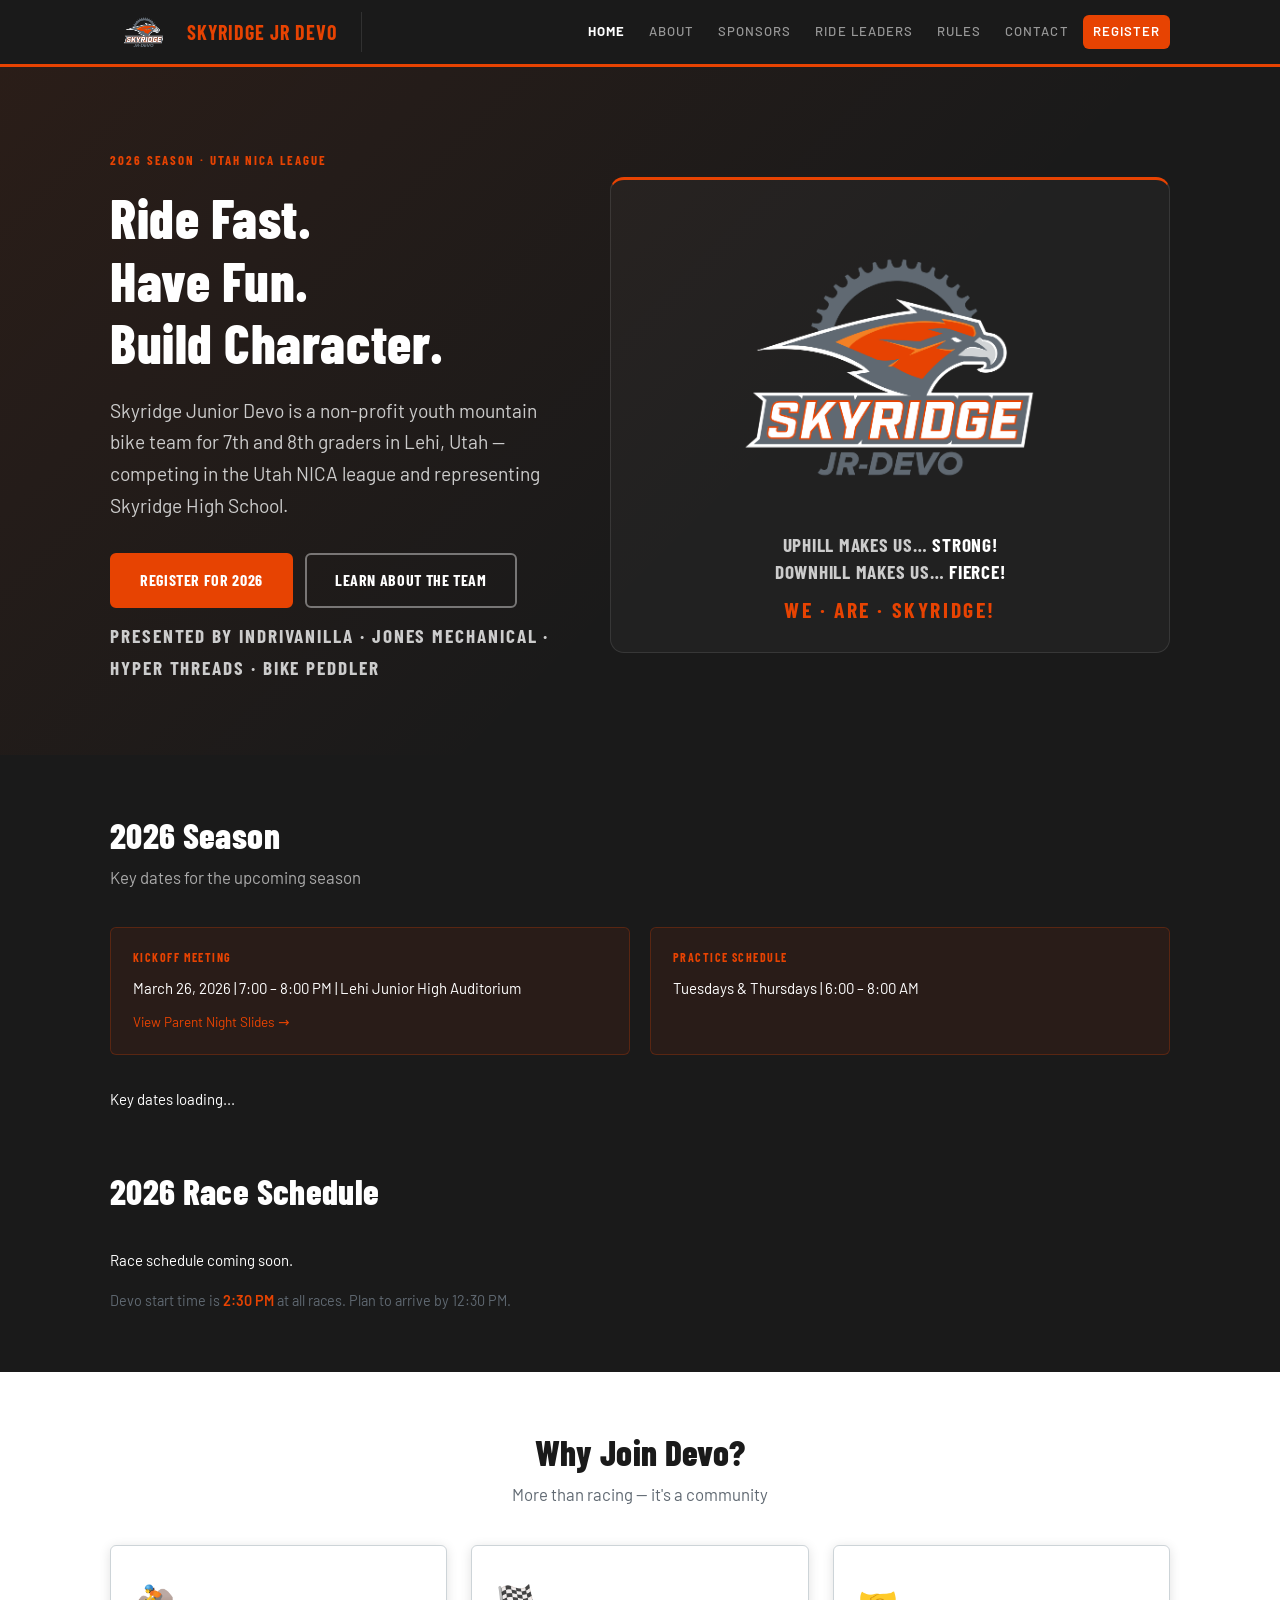
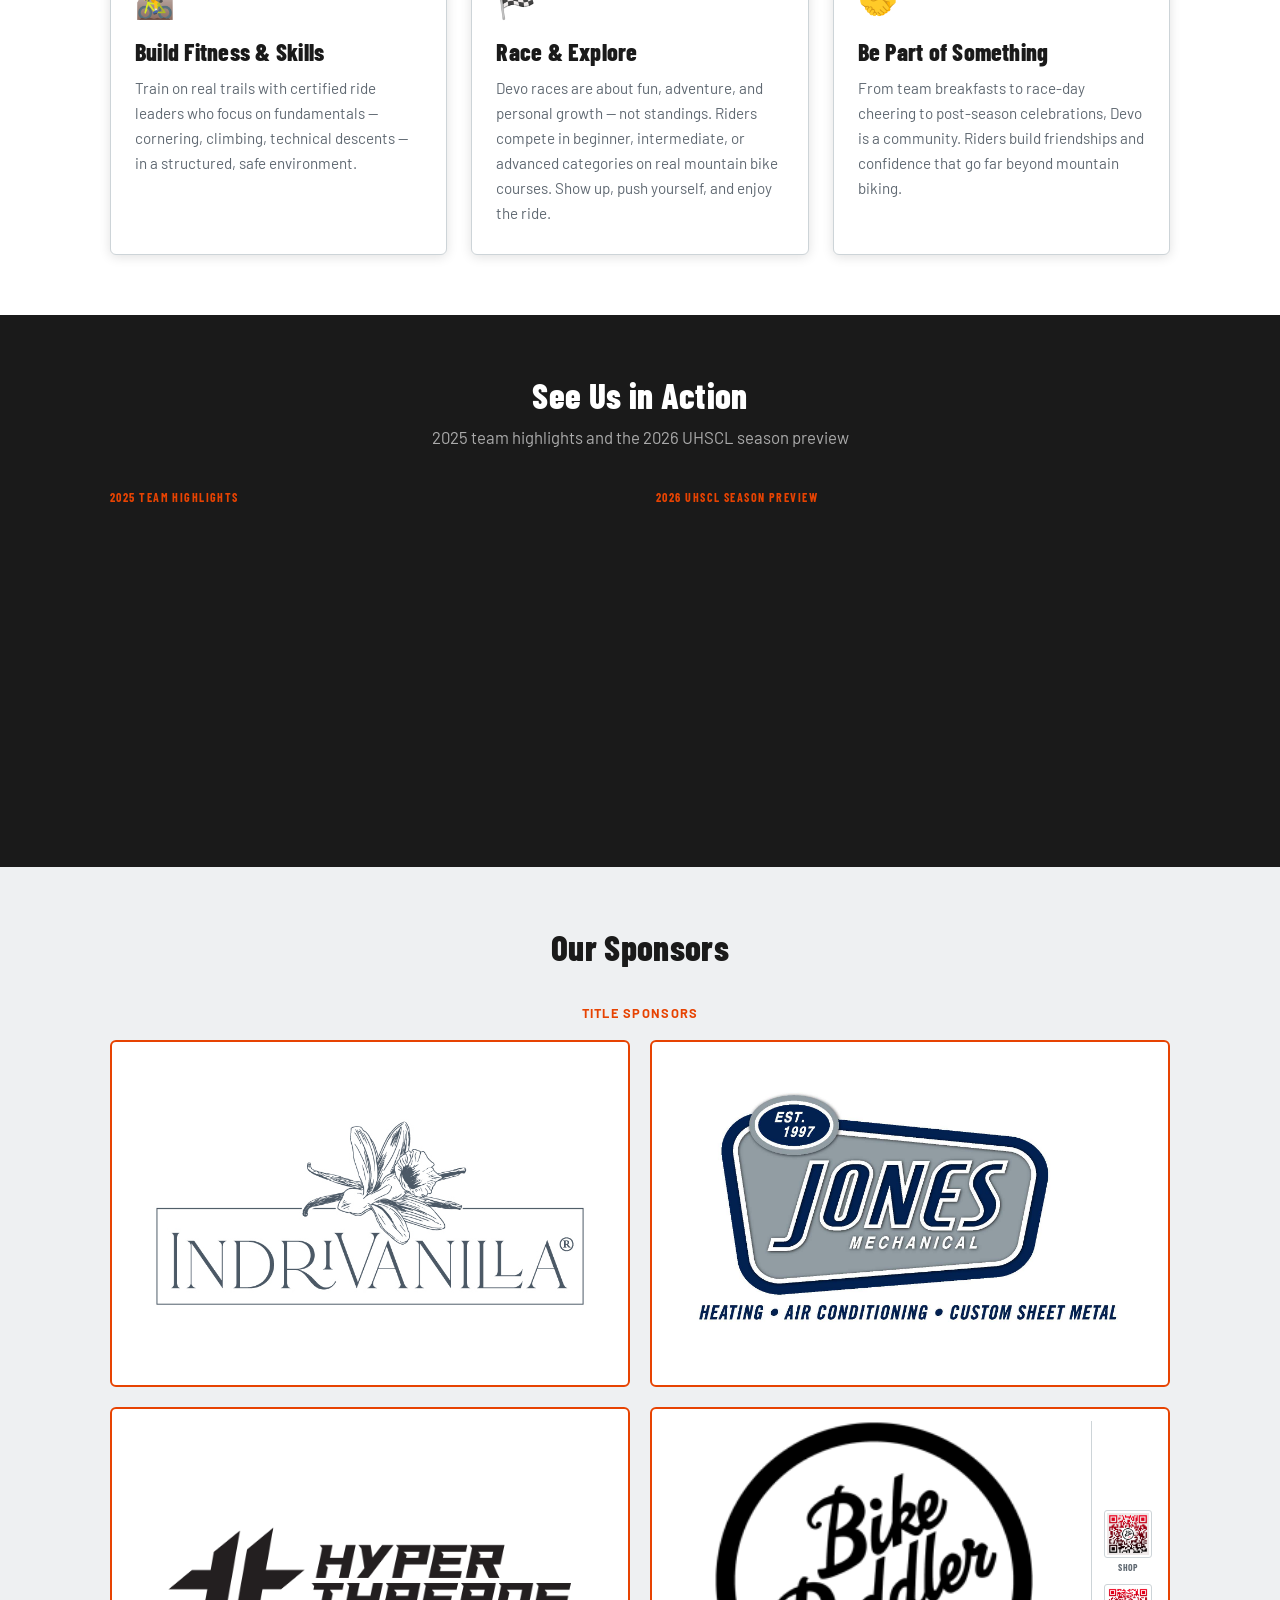
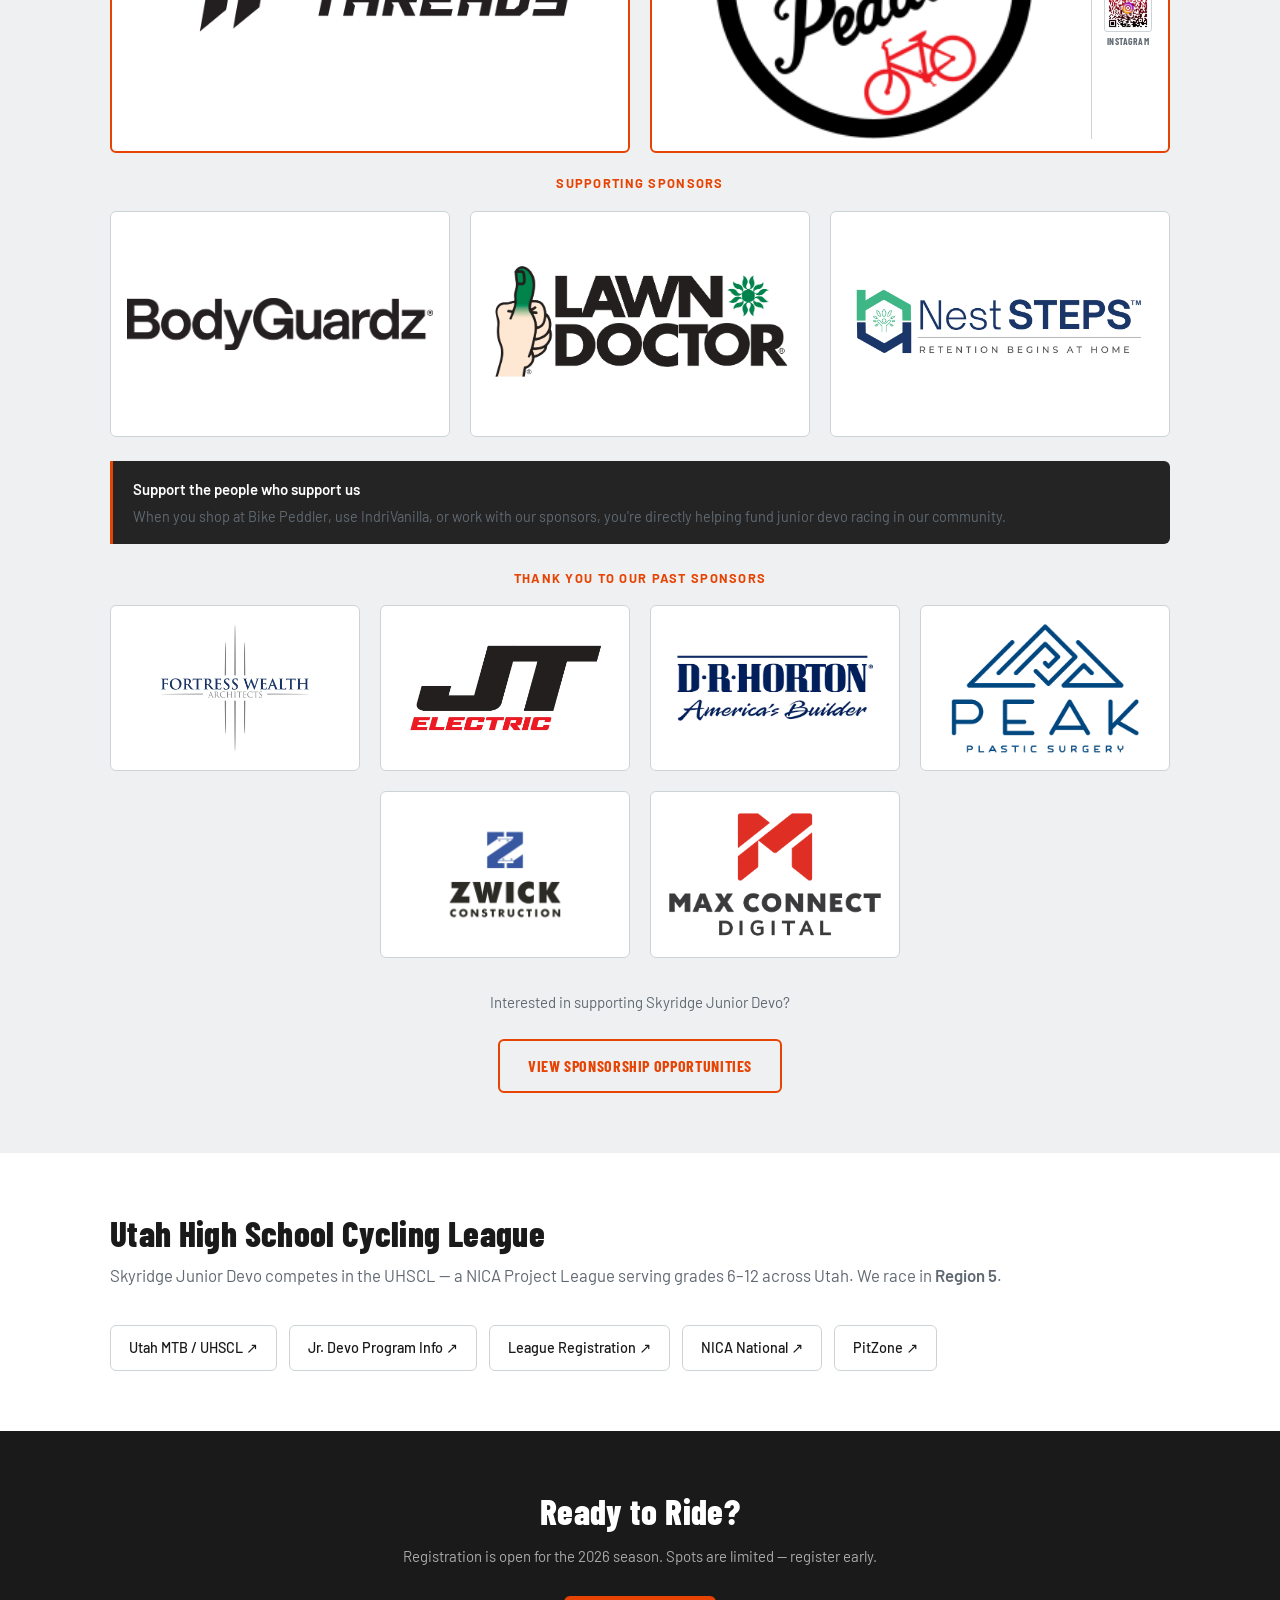
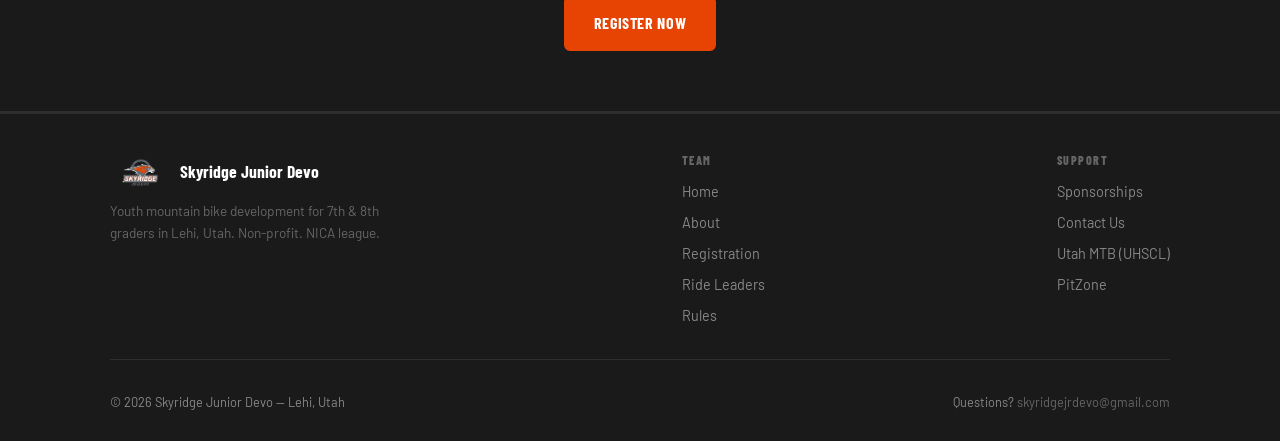
<file: index.html>
<!DOCTYPE html>
<html lang="en">
<head>
  <meta charset="UTF-8">
  <meta name="viewport" content="width=device-width, initial-scale=1.0">
  <title>Skyridge Junior Devo — Youth Mountain Bike Team, Lehi UT</title>
  <meta name="description" content="Skyridge Junior Devo is a non-profit youth mountain bike development team for 7th and 8th graders in Lehi, Utah, competing in the Utah NICA league.">
  <link rel="icon" type="image/png" href="/assets/images/skyridge_jr_devo_falcon.png">
  <link rel="stylesheet" href="/css/style.css">
</head>
<body>

<div id="site-nav"></div>

<!-- HERO -->
<section class="hero">
  <div class="container hero-inner">
    <div class="hero-content">
      <span class="hero-eyebrow">2026 Season · Utah NICA League</span>
      <h1>Ride Fast.<br>Have Fun.<br>Build Character.</h1>
      <p>Skyridge Junior Devo is a non-profit youth mountain bike team for 7th and 8th graders
      in Lehi, Utah — competing in the Utah NICA league and representing Skyridge High School.</p>
      <div class="hero-actions">
        <a href="/registration.html" class="btn btn-primary">Register for 2026</a>
        <a href="/about.html" class="btn btn-outline">Learn About the Team</a>
      </div>
      <p class="hero__presented-by">Presented by IndriVanilla &middot; Jones Mechanical &middot; Hyper Threads &middot; Bike Peddler</p>
    </div>
    <div class="hero-logo-box">
      <img src="/assets/images/skyridge_jr_devo_falcon.png" alt="Skyridge Jr Devo">
      <div class="hero-chant">
        <p>Uphill makes us&hellip; <span>STRONG!</span></p>
        <p>Downhill makes us&hellip; <span>FIERCE!</span></p>
        <p class="hero-chant-finale">We &middot; Are &middot; Skyridge!</p>
      </div>
    </div>
  </div>
</section>

<!-- SEASON SNAPSHOT -->
<section class="section section--dark">
  <div class="container">
    <div class="section-title">
      <h2>2026 Season</h2>
      <p>Key dates for the upcoming season</p>
    </div>
    <div class="season-snapshot">
      <div class="snapshot-card">
        <div class="snapshot-label">Kickoff Meeting</div>
        <div id="kickoff-meeting">March 26, 2026 | 7:00 – 8:00 PM | Lehi Junior High Auditorium</div>
        <a href="/about.html#parent-night-slides" style="display:inline-block; margin-top:10px; font-size:0.85rem; color:#E74302;">View Parent Night Slides →</a>
      </div>
      <div class="snapshot-card">
        <div class="snapshot-label">Practice Schedule</div>
        <div id="practice-schedule">Tuesdays &amp; Thursdays | 6:00 – 8:00 AM</div>
      </div>
    </div>
    <div class="mt-32">
      <div id="key-dates">Key dates loading...</div>
    </div>
  </div>
</section>

<!-- RACE SCHEDULE -->
<section class="section section--dark" style="padding-top:0;">
  <div class="container">
    <div class="section-title">
      <h2>2026 Race Schedule</h2>
    </div>
    <div class="table-scroll">
      <div id="race-schedule">Race schedule coming soon.</div>
    </div>
    <p class="mt-16 text-muted" style="font-size:0.9rem;">
      Devo start time is <strong style="color:#E74302;">2:30 PM</strong> at all races. Plan to arrive by 12:30 PM.
    </p>
  </div>
</section>

<!-- WHY DEVO -->
<section class="section">
  <div class="container">
    <div class="section-title text-center">
      <h2>Why Join Devo?</h2>
      <p>More than racing — it's a community</p>
    </div>
    <div class="card-grid card-grid--3">
      <div class="card">
        <div class="card-icon">🚵</div>
        <h3>Build Fitness &amp; Skills</h3>
        <p>Train on real trails with certified ride leaders who focus on fundamentals — cornering,
        climbing, technical descents — in a structured, safe environment.</p>
      </div>
      <div class="card">
        <div class="card-icon">🏁</div>
        <h3>Race &amp; Explore</h3>
        <p>Devo races are about fun, adventure, and personal growth — not standings. Riders compete
        in beginner, intermediate, or advanced categories on real mountain bike courses. Show up,
        push yourself, and enjoy the ride.</p>
      </div>
      <div class="card">
        <div class="card-icon">🤝</div>
        <h3>Be Part of Something</h3>
        <p>From team breakfasts to race-day cheering to post-season celebrations, Devo is a
        community. Riders build friendships and confidence that go far beyond mountain biking.</p>
      </div>
    </div>
  </div>
</section>

<!-- VIDEOS -->
<section class="section section--dark">
  <div class="container">
    <div class="section-title text-center">
      <h2>See Us in Action</h2>
      <p style="color:#aaa;">2025 team highlights and the 2026 UHSCL season preview</p>
    </div>
    <div class="card-grid card-grid--2" style="gap:32px;">
      <div>
        <div class="video-label">2025 Team Highlights</div>
        <div class="video-wrap">
          <iframe src="https://www.youtube.com/embed/_QPU5cPQkQs" title="Skyridge Jr Devo 2025 Team Video" allow="accelerometer; autoplay; clipboard-write; encrypted-media; gyroscope; picture-in-picture" allowfullscreen></iframe>
        </div>
      </div>
      <div>
        <div class="video-label">2026 UHSCL Season Preview</div>
        <div class="video-wrap">
          <iframe src="https://www.youtube.com/embed/iDB4TbgPKfQ" title="2026 Utah High School Cycling League Season" allow="accelerometer; autoplay; clipboard-write; encrypted-media; gyroscope; picture-in-picture" allowfullscreen></iframe>
        </div>
      </div>
    </div>
  </div>
</section>

<!-- SPONSORS -->
<section class="section section--gray">
  <div class="container">
    <div class="section-title text-center">
      <h2>Our Sponsors</h2>
    </div>

    <!-- title sponsors -->
    <p class="sponsor-section-label">Title Sponsors</p>
    <div class="sponsor-grid sponsor-grid--title">
      <div class="sponsor-slot sponsor-slot--hero">
        <img src="/assets/images/sponsors/current-sponsors/indrivanilla.jpg" alt="IndriVanilla">
      </div>
      <div class="sponsor-slot sponsor-slot--hero">
        <img src="/assets/images/sponsors/current-sponsors/jones-mechanical.jpg" alt="Jones Mechanical">
      </div>
      <div class="sponsor-slot sponsor-slot--hero">
        <img src="/assets/images/sponsors/current-sponsors/hyper-threads.png" alt="Hyper Threads">
      </div>
      <div class="sponsor-slot sponsor-slot--hero sponsor-slot--with-qr">
        <img class="sponsor-logo" src="/assets/images/sponsors/current-sponsors/bike-peddler.png" alt="Bike Peddler">
        <div class="sponsor-divider"></div>
        <div class="qr-stack">
          <div class="qr-item">
            <img src="/assets/images/qr/qr-code-shop.png" alt="Shop Bike Peddler">
            <span>Shop</span>
          </div>
          <div class="qr-item">
            <img src="/assets/images/qr/qr-code-insta.png" alt="Follow Bike Peddler on Instagram">
            <span>Instagram</span>
          </div>
        </div>
      </div>
    </div>

    <!-- supporting sponsors -->
    <p class="sponsor-section-label">Supporting Sponsors</p>
    <div class="sponsor-grid sponsor-grid--3col">
      <div class="sponsor-slot">
        <img src="/assets/images/sponsors/current-sponsors/bodyguardz.png" alt="BodyGuardz">
      </div>
      <div class="sponsor-slot">
        <img src="/assets/images/sponsors/current-sponsors/lawn-doctor.jpg" alt="Lawn Doctor">
      </div>
      <div class="sponsor-slot">
        <img src="/assets/images/sponsors/current-sponsors/nest-steps.jpg" alt="Nest STEPS">
      </div>
    </div>

    <!-- support cta -->
    <div class="sponsor-cta">
      <p class="sponsor-cta__heading">Support the people who support us</p>
      <p class="sponsor-cta__body">When you shop at Bike Peddler, use IndriVanilla, or work with our sponsors, you're directly helping fund junior devo racing in our community.</p>
    </div>

    <!-- past sponsors -->
    <p class="sponsor-section-label">Thank You to Our Past Sponsors</p>
    <div class="sponsor-grid sponsor-grid--center-last">
      <div class="sponsor-slot">
        <img src="/assets/images/sponsors/prior-sponsors/fortress-wealth.png" alt="Fortress Wealth Architects">
      </div>
      <div class="sponsor-slot">
        <img src="/assets/images/sponsors/prior-sponsors/jt-electric.png" alt="JT Electric">
      </div>
      <div class="sponsor-slot">
        <img src="/assets/images/sponsors/prior-sponsors/dr-horton.png" alt="D.R. Horton">
      </div>
      <div class="sponsor-slot">
        <img src="/assets/images/sponsors/prior-sponsors/PEAKPlasticSurgery-FullLogo-Pantone541U.jpg" alt="PEAK Plastic Surgery">
      </div>
      <div class="sponsor-slot">
        <img src="/assets/images/sponsors/prior-sponsors/z-wick.png" alt="Zwick Construction">
      </div>
      <div class="sponsor-slot">
        <img src="/assets/images/sponsors/prior-sponsors/max Connect Sponsor Logo.png" alt="Max Connect Digital">
      </div>
    </div>

    <div class="text-center mt-32">
      <p class="text-muted mb-24">Interested in supporting Skyridge Junior Devo?</p>
      <a href="/sponsorships.html" class="btn btn-outline-dark">View Sponsorship Opportunities</a>
    </div>
  </div>
</section>

<!-- NICA LINKS -->
<section class="section">
  <div class="container">
    <div class="section-title">
      <h2>Utah High School Cycling League</h2>
      <p>Skyridge Junior Devo competes in the UHSCL — a NICA Project League serving grades 6–12 across Utah. We race in <strong>Region 5</strong>.</p>
    </div>
    <div class="nica-links">
      <a href="https://utahmtb.org/" class="nica-link-btn" target="_blank" rel="noopener">
        Utah MTB / UHSCL ↗
      </a>
      <a href="https://utahmtb.org/7-8th-graders/" class="nica-link-btn" target="_blank" rel="noopener">
        Jr. Devo Program Info ↗
      </a>
      <a href="https://utahmtb.org/registration/" class="nica-link-btn" target="_blank" rel="noopener">
        League Registration ↗
      </a>
      <a href="https://www.nationalmtb.org" class="nica-link-btn" target="_blank" rel="noopener">
        NICA National ↗
      </a>
      <a href="https://pitzone.nationalmtb.org" class="nica-link-btn" target="_blank" rel="noopener">
        PitZone ↗
      </a>
    </div>
  </div>
</section>

<!-- REGISTRATION CTA -->
<section class="section section--dark">
  <div class="container text-center">
    <h2>Ready to Ride?</h2>
    <p style="color:#aaa; margin: 12px auto 28px; max-width:480px;">
      Registration is open for the 2026 season. Spots are limited — register early.
    </p>
    <a href="/registration.html" class="btn btn-primary">Register Now</a>
  </div>
</section>

<div id="site-footer"></div>

<script src="/scripts/components.js"></script>
<script src="/scripts/season-embed.js"></script>
</body>
</html>
</file>
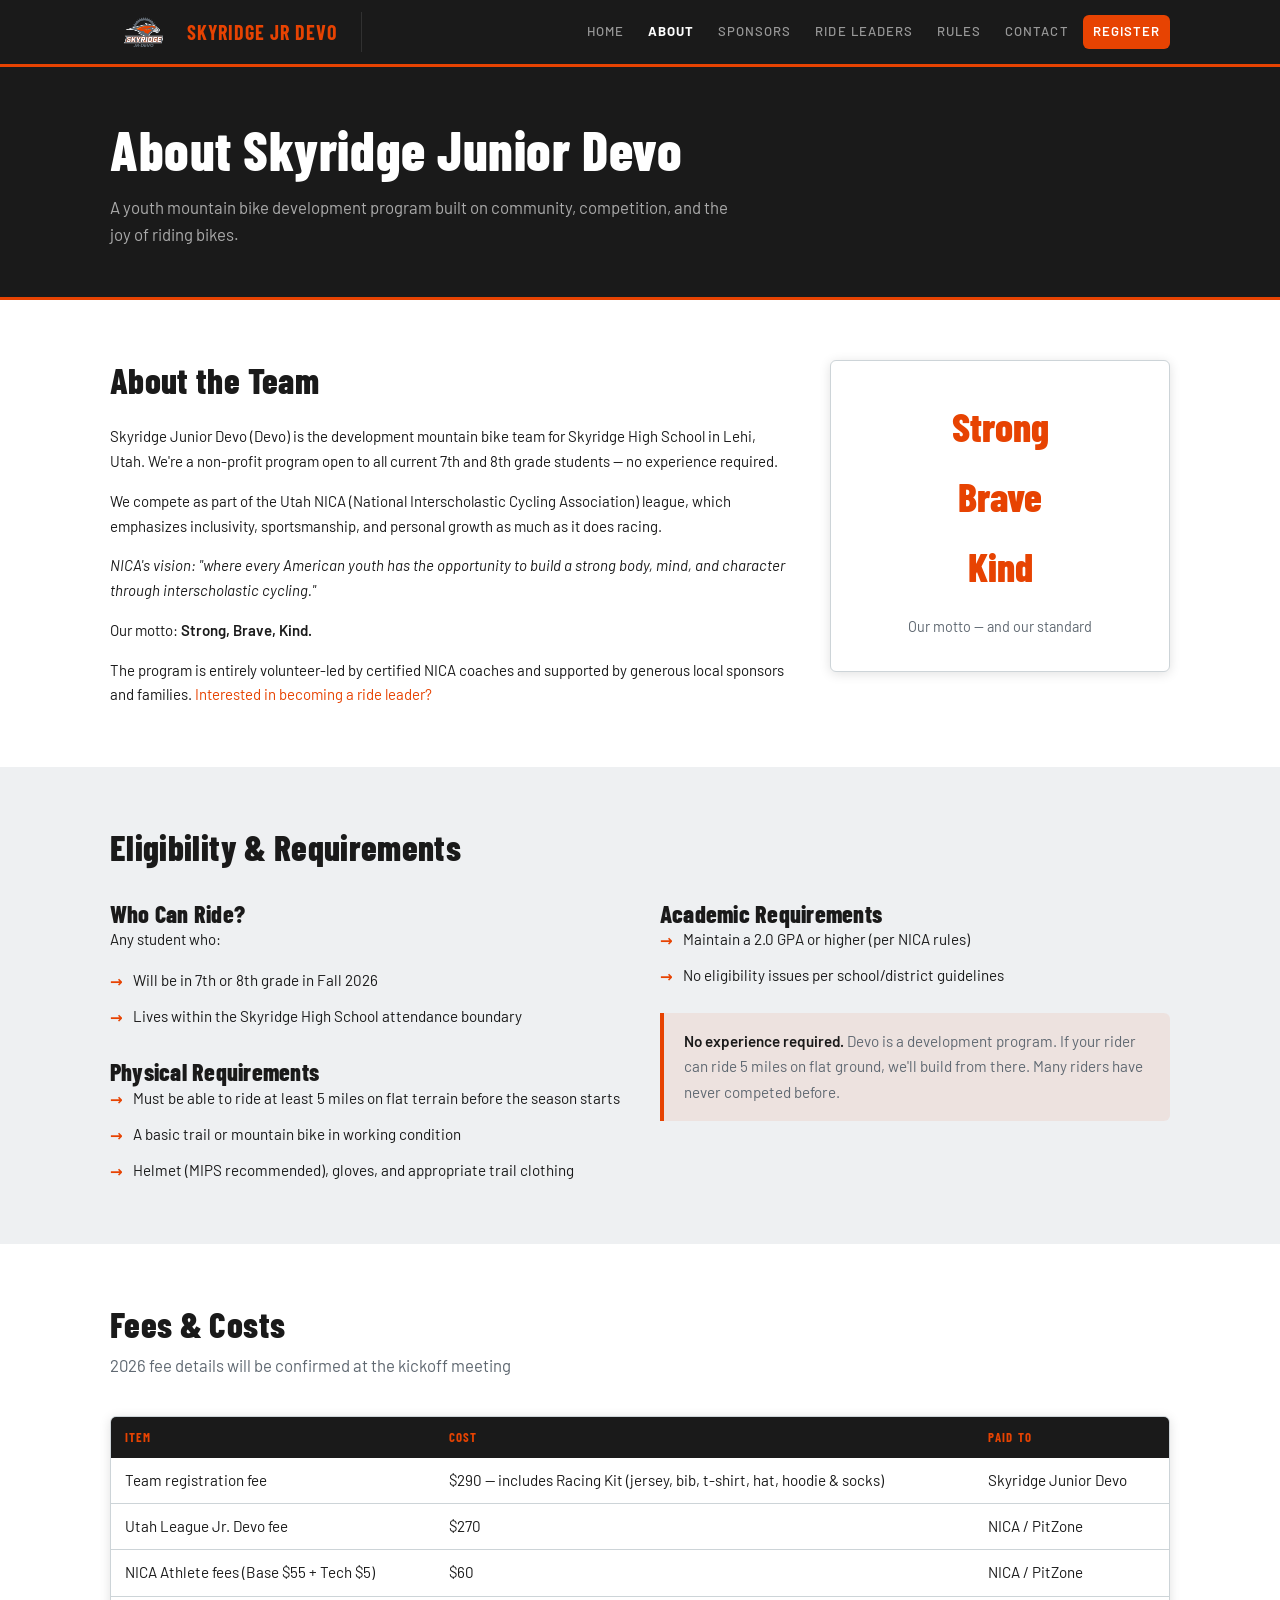
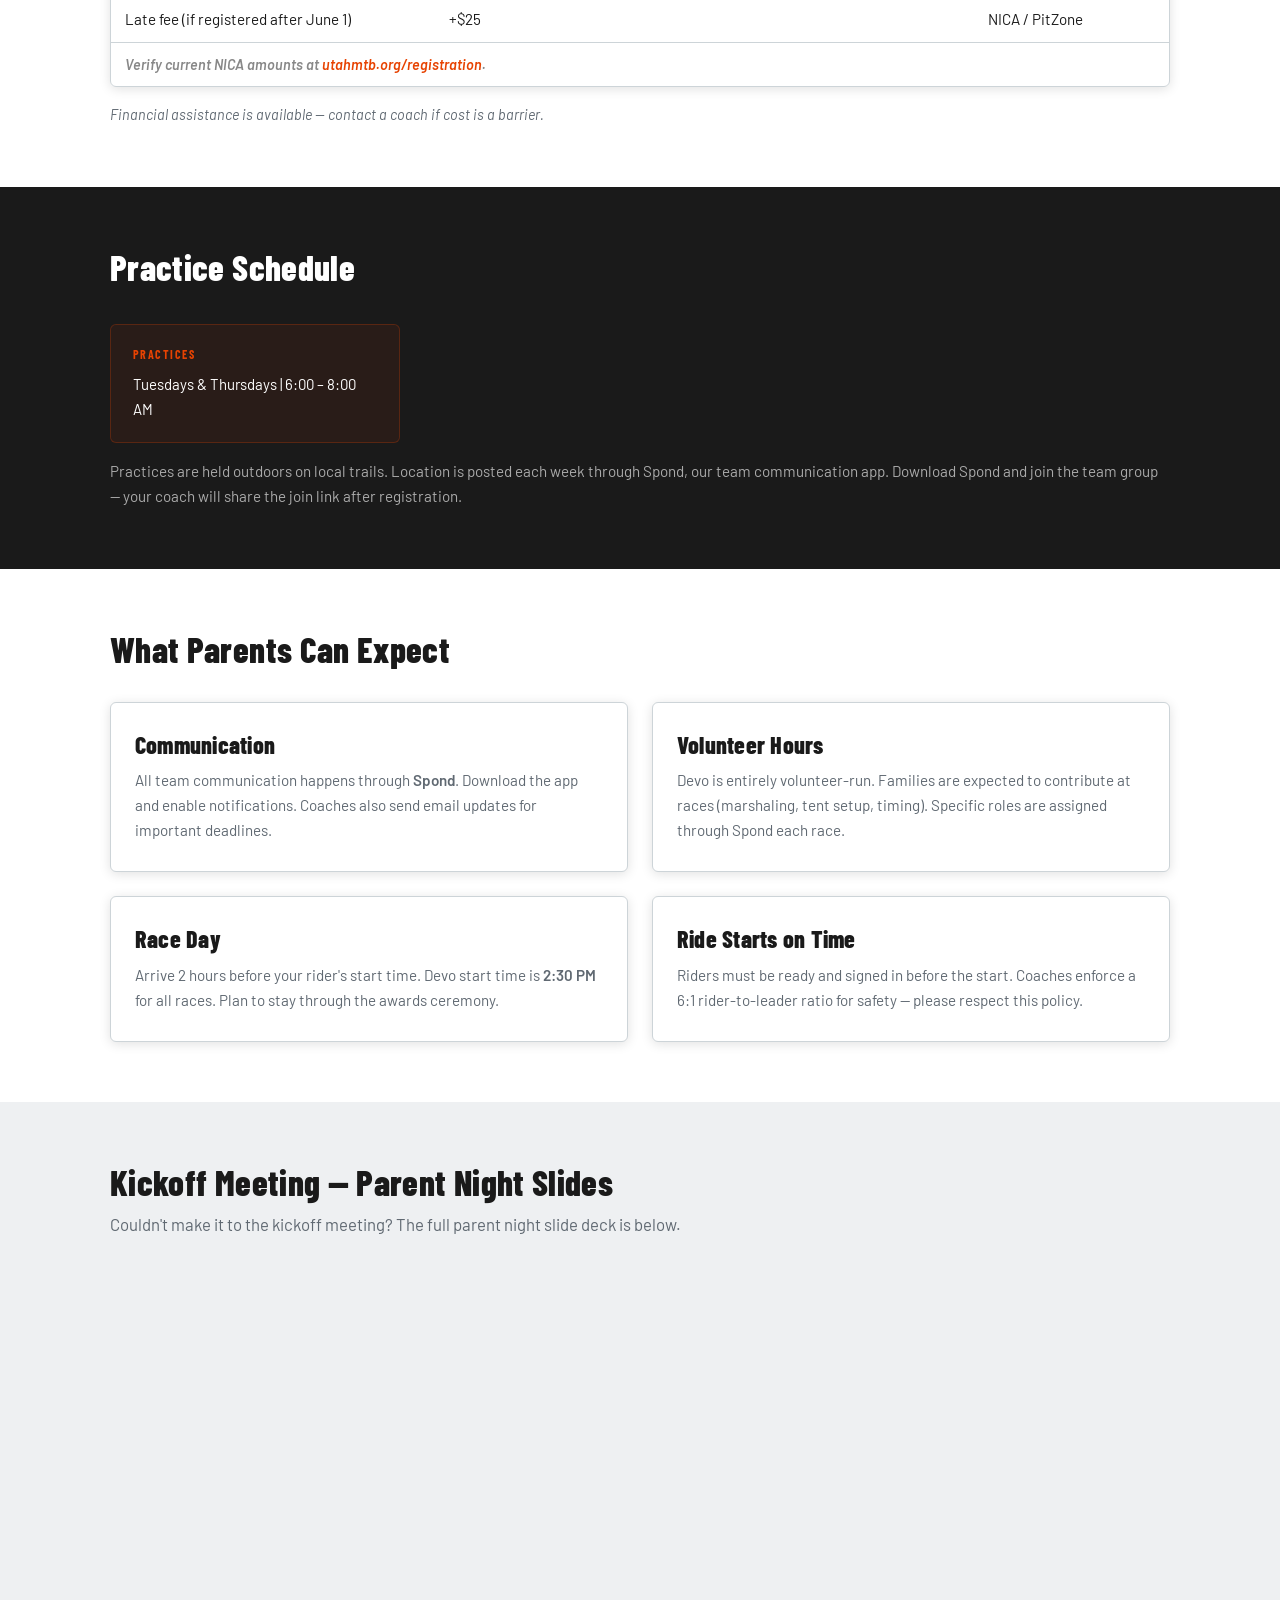
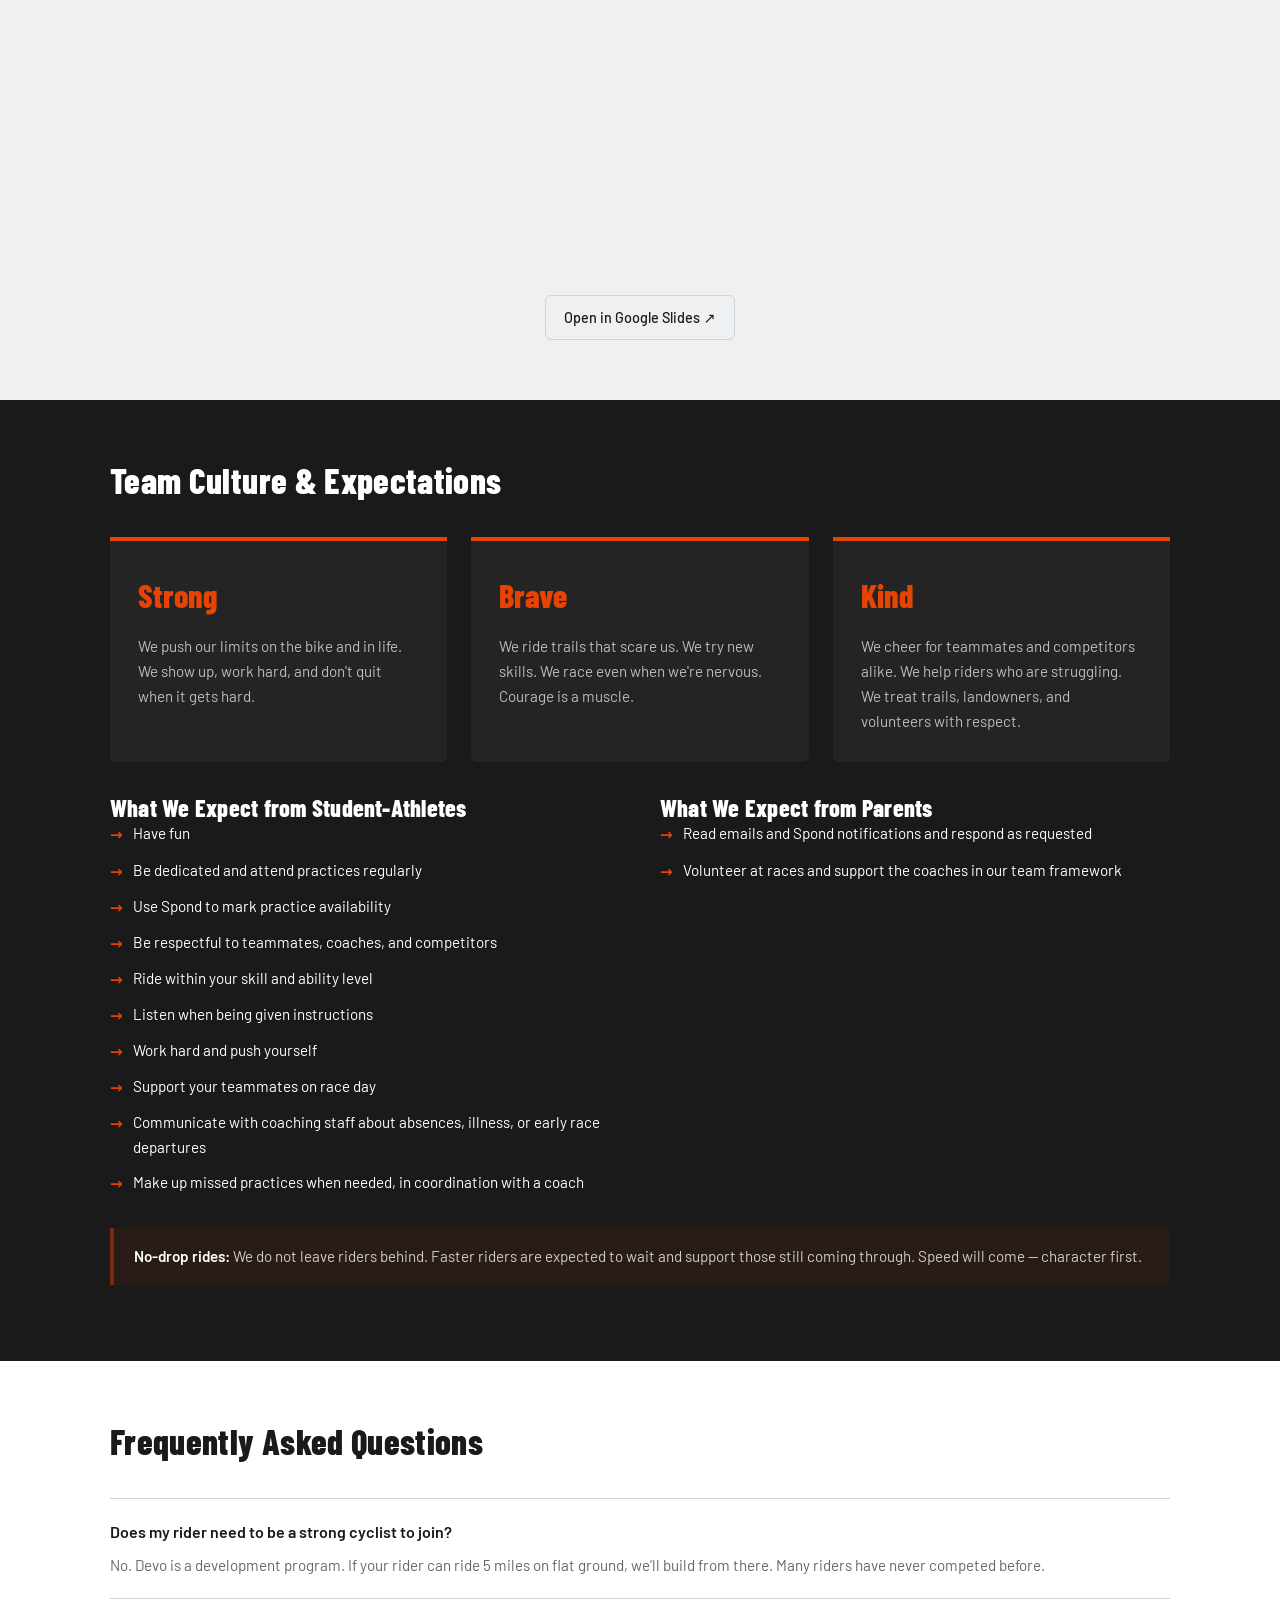
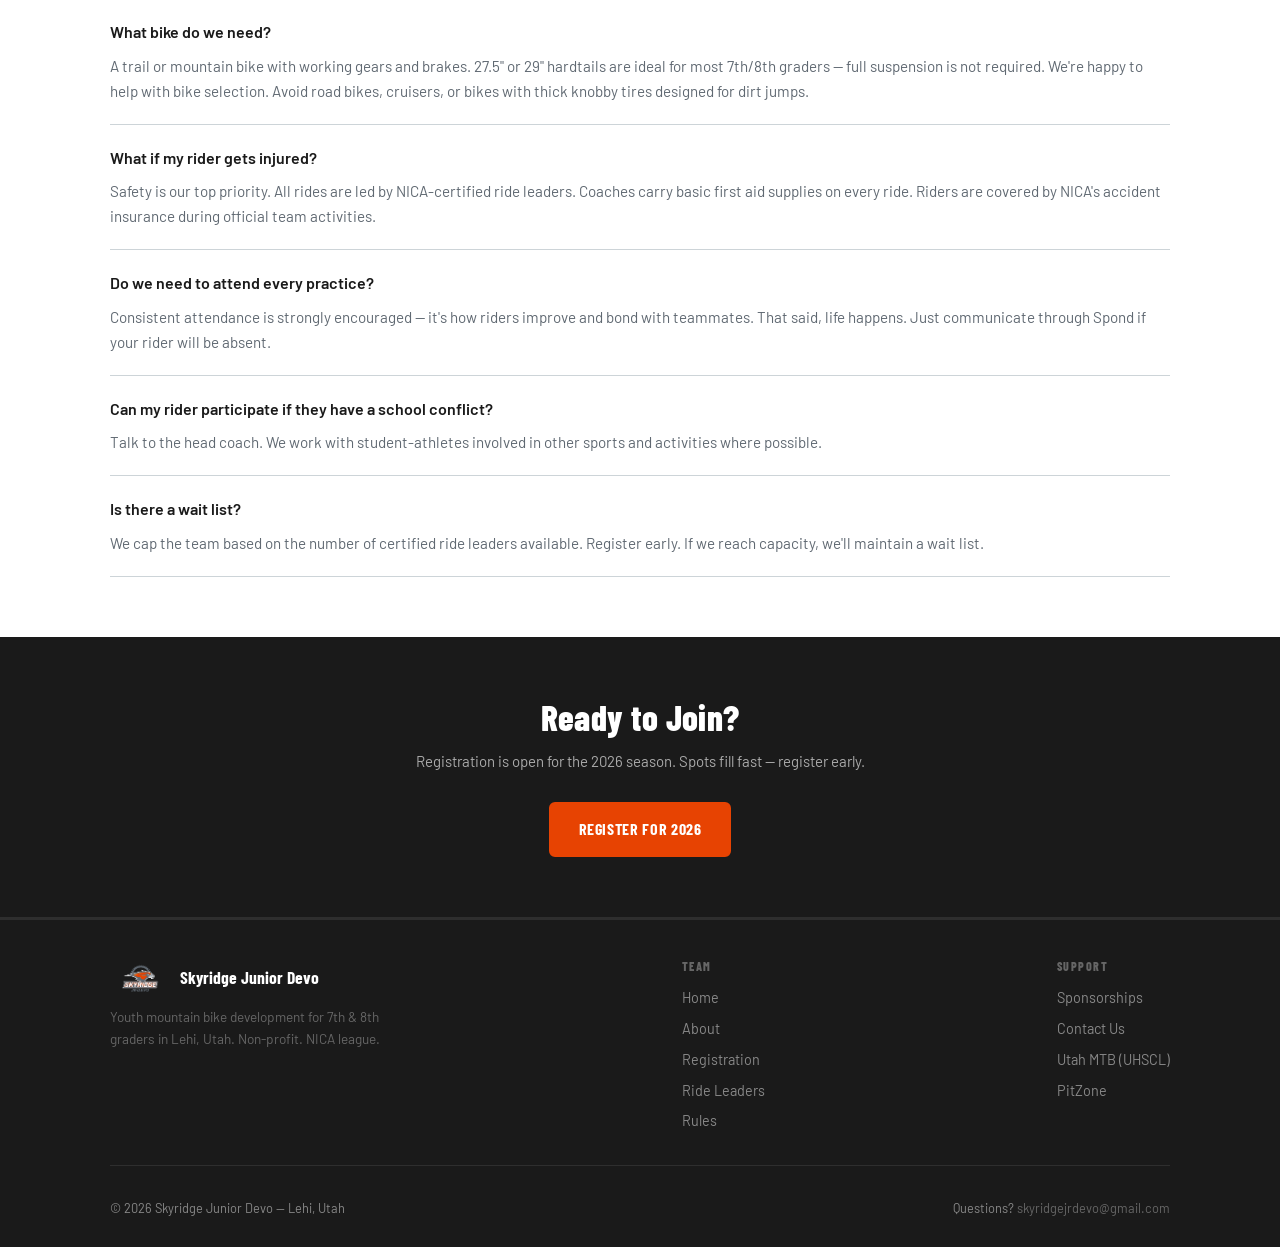
<file: about.html>
<!DOCTYPE html>
<html lang="en">
<head>
  <meta charset="UTF-8">
  <meta name="viewport" content="width=device-width, initial-scale=1.0">
  <title>About — Skyridge Junior Devo</title>
  <meta name="description" content="About Skyridge Junior Devo — eligibility, fees, practice schedule, team culture, and FAQ for youth mountain bike riders in Lehi, Utah.">
  <link rel="icon" type="image/png" href="/assets/images/skyridge_jr_devo_falcon.png">
  <link rel="stylesheet" href="/css/style.css">
</head>
<body>

<div id="site-nav"></div>

<!-- PAGE HERO -->
<section class="page-hero">
  <div class="container">
    <h1>About Skyridge Junior Devo</h1>
    <p>A youth mountain bike development program built on community, competition, and the joy of riding bikes.</p>
  </div>
</section>

<!-- ABOUT THE TEAM -->
<section class="section">
  <div class="container">
    <div class="two-col wide-left">
      <div>
        <h2 class="mb-24">About the Team</h2>
        <p>Skyridge Junior Devo (Devo) is the development mountain bike team for Skyridge High School
        in Lehi, Utah. We're a non-profit program open to all current 7th and 8th grade students —
        no experience required.</p>
        <p>We compete as part of the Utah NICA (National Interscholastic Cycling Association) league,
        which emphasizes inclusivity, sportsmanship, and personal growth as much as it does racing.</p>
        <p><em>NICA's vision: "where every American youth has the opportunity to build a strong body, mind, and character through interscholastic cycling."</em></p>
        <p>Our motto: <strong>Strong, Brave, Kind.</strong></p>
        <p>The program is entirely volunteer-led by certified NICA coaches and supported by generous
        local sponsors and families. <a href="/ride-leaders.html">Interested in becoming a ride leader?</a></p>
      </div>
      <div>
        <div class="card" style="text-align:center; padding: 32px 24px;">
          <div style="font-family:'Barlow Condensed',sans-serif; font-weight:800; font-size:2.5rem; color:#E74302; margin-bottom:4px;">Strong</div>
          <div style="font-family:'Barlow Condensed',sans-serif; font-weight:800; font-size:2.5rem; color:#E74302; margin-bottom:4px;">Brave</div>
          <div style="font-family:'Barlow Condensed',sans-serif; font-weight:800; font-size:2.5rem; color:#E74302; margin-bottom:16px;">Kind</div>
          <p class="text-muted" style="font-size:0.9rem;">Our motto — and our standard</p>
        </div>
      </div>
    </div>
  </div>
</section>

<!-- ELIGIBILITY -->
<section class="section section--gray">
  <div class="container">
    <h2 class="mb-32">Eligibility &amp; Requirements</h2>
    <div class="two-col">
      <div>
        <h3 class="mb-16">Who Can Ride?</h3>
        <p>Any student who:</p>
        <ul class="icon-list mt-16">
          <li>Will be in 7th or 8th grade in Fall 2026</li>
          <li>Lives within the Skyridge High School attendance boundary</li>
        </ul>

        <h3 style="margin-top:28px;" class="mb-16">Physical Requirements</h3>
        <ul class="icon-list">
          <li>Must be able to ride at least 5 miles on flat terrain before the season starts</li>
          <li>A basic trail or mountain bike in working condition</li>
          <li>Helmet (MIPS recommended), gloves, and appropriate trail clothing</li>
        </ul>
      </div>
      <div>
        <h3 class="mb-16">Academic Requirements</h3>
        <ul class="icon-list">
          <li>Maintain a 2.0 GPA or higher (per NICA rules)</li>
          <li>No eligibility issues per school/district guidelines</li>
        </ul>
        <div class="highlight-box mt-24">
          <strong>No experience required.</strong> Devo is a development program. If your rider can
          ride 5 miles on flat ground, we'll build from there. Many riders have never competed before.
        </div>
      </div>
    </div>
  </div>
</section>

<!-- FEES -->
<section class="section">
  <div class="container">
    <div class="section-title">
      <h2>Fees &amp; Costs</h2>
      <p>2026 fee details will be confirmed at the kickoff meeting</p>
    </div>
    <div class="fees-table-wrap">
      <table class="fees-table">
        <thead>
          <tr>
            <th>Item</th>
            <th>Cost</th>
            <th>Paid To</th>
          </tr>
        </thead>
        <tbody>
          <tr>
            <td>Team registration fee</td>
            <td>$290 — includes Racing Kit (jersey, bib, t-shirt, hat, hoodie &amp; socks)</td>
            <td>Skyridge Junior Devo</td>
          </tr>
          <tr>
            <td>Utah League Jr. Devo fee</td>
            <td>$270</td>
            <td>NICA / PitZone</td>
          </tr>
          <tr>
            <td>NICA Athlete fees (Base $55 + Tech $5)</td>
            <td>$60</td>
            <td>NICA / PitZone</td>
          </tr>
          <tr>
            <td>Late fee (if registered after June 1)</td>
            <td>+$25</td>
            <td>NICA / PitZone</td>
          </tr>
          <tr>
            <td colspan="3" style="font-size:0.9rem; color:#888;"><em>Verify current NICA amounts at <a href="https://utahmtb.org/registration/" target="_blank" rel="noopener">utahmtb.org/registration</a>.</em></td>
          </tr>
        </tbody>
      </table>
    </div>
    <p class="mt-16 text-muted" style="font-size:0.9rem;">
      <em>Financial assistance is available — contact a coach if cost is a barrier.</em>
    </p>
  </div>
</section>

<!-- PRACTICE SCHEDULE -->
<section class="section section--dark">
  <div class="container">
    <div class="section-title">
      <h2>Practice Schedule</h2>
    </div>
    <div class="season-snapshot" style="max-width:600px;">
      <div class="snapshot-card">
        <div class="snapshot-label">Practices</div>
        <div id="practice-schedule">Tuesdays &amp; Thursdays | 6:00 – 8:00 AM</div>
      </div>
    </div>
    <p class="mt-16" style="color:#aaa; font-size:0.95rem;">
      Practices are held outdoors on local trails. Location is posted each week through Spond,
      our team communication app. Download Spond and join the team group — your coach will share
      the join link after registration.
    </p>
  </div>
</section>

<!-- PARENT EXPECTATIONS -->
<section class="section">
  <div class="container">
    <h2 class="mb-32">What Parents Can Expect</h2>
    <div class="card-grid card-grid--2">
      <div class="card">
        <h3 class="mb-16">Communication</h3>
        <p>All team communication happens through <strong>Spond</strong>. Download the app and
        enable notifications. Coaches also send email updates for important deadlines.</p>
      </div>
      <div class="card">
        <h3 class="mb-16">Volunteer Hours</h3>
        <p>Devo is entirely volunteer-run. Families are expected to contribute at races
        (marshaling, tent setup, timing). Specific roles are assigned through Spond each race.</p>
      </div>
      <div class="card">
        <h3 class="mb-16">Race Day</h3>
        <p>Arrive 2 hours before your rider's start time. Devo start time is <strong>2:30 PM</strong>
        for all races. Plan to stay through the awards ceremony.</p>
      </div>
      <div class="card">
        <h3 class="mb-16">Ride Starts on Time</h3>
        <p>Riders must be ready and signed in before the start. Coaches enforce a 6:1
        rider-to-leader ratio for safety — please respect this policy.</p>
      </div>
    </div>
  </div>
</section>

<!-- PARENT NIGHT SLIDES -->
<section id="parent-night-slides" class="section section--gray">
  <div class="container">
    <div class="section-title">
      <h2>Kickoff Meeting — Parent Night Slides</h2>
      <p>Couldn't make it to the kickoff meeting? The full parent night slide deck is below.</p>
    </div>
    <div class="video-wrap">
      <iframe src="https://docs.google.com/presentation/d/1pjQ11TiNGSqQcsHwsvvzPs4xvIzqi6p2YpzVLVBkNA4/embed?start=false&loop=false&delayms=3000"
              title="Skyridge Jr Devo Parent Night Presentation"
              frameborder="0" allowfullscreen="true"
              mozallowfullscreen="true" webkitallowfullscreen="true"></iframe>
    </div>
    <div class="text-center mt-24">
      <a href="https://docs.google.com/presentation/d/1pjQ11TiNGSqQcsHwsvvzPs4xvIzqi6p2YpzVLVBkNA4/edit?usp=sharing"
         target="_blank" rel="noopener" class="nica-link-btn">Open in Google Slides ↗</a>
    </div>
  </div>
</section>

<!-- TEAM CULTURE -->
<section class="section section--dark">
  <div class="container">
    <div class="section-title">
      <h2>Team Culture &amp; Expectations</h2>
    </div>
    <div class="motto-grid">
      <div class="motto-block">
        <div class="motto-word">Strong</div>
        <p>We push our limits on the bike and in life. We show up, work hard, and don't quit when it gets hard.</p>
      </div>
      <div class="motto-block">
        <div class="motto-word">Brave</div>
        <p>We ride trails that scare us. We try new skills. We race even when we're nervous. Courage is a muscle.</p>
      </div>
      <div class="motto-block">
        <div class="motto-word">Kind</div>
        <p>We cheer for teammates and competitors alike. We help riders who are struggling. We treat trails, landowners, and volunteers with respect.</p>
      </div>
    </div>
    <div class="two-col mt-32">
      <div>
        <h3 class="mb-16" style="color:#fff;">What We Expect from Student-Athletes</h3>
        <ul class="icon-list">
          <li>Have fun</li>
          <li>Be dedicated and attend practices regularly</li>
          <li>Use Spond to mark practice availability</li>
          <li>Be respectful to teammates, coaches, and competitors</li>
          <li>Ride within your skill and ability level</li>
          <li>Listen when being given instructions</li>
          <li>Work hard and push yourself</li>
          <li>Support your teammates on race day</li>
          <li>Communicate with coaching staff about absences, illness, or early race departures</li>
          <li>Make up missed practices when needed, in coordination with a coach</li>
        </ul>
      </div>
      <div>
        <h3 class="mb-16" style="color:#fff;">What We Expect from Parents</h3>
        <ul class="icon-list">
          <li>Read emails and Spond notifications and respond as requested</li>
          <li>Volunteer at races and support the coaches in our team framework</li>
        </ul>
      </div>
    </div>
    <div class="highlight-box mt-32" style="background:rgba(231,67,2,0.08); border-color:rgba(231,67,2,0.4); color:#ccc;">
      <strong style="color:#fff;">No-drop rides:</strong> We do not leave riders behind. Faster riders are expected to
      wait and support those still coming through. Speed will come — character first.
    </div>
  </div>
</section>

<!-- FAQ -->
<section class="section">
  <div class="container">
    <div class="section-title">
      <h2>Frequently Asked Questions</h2>
    </div>
    <div class="faq-list">
      <div class="faq-item">
        <div class="faq-q">Does my rider need to be a strong cyclist to join?</div>
        <div class="faq-a">No. Devo is a development program. If your rider can ride 5 miles on flat ground, we'll build from there. Many riders have never competed before.</div>
      </div>
      <div class="faq-item">
        <div class="faq-q">What bike do we need?</div>
        <div class="faq-a">A trail or mountain bike with working gears and brakes. 27.5" or 29" hardtails are ideal for most 7th/8th graders — full suspension is not required. We're happy to help with bike selection. Avoid road bikes, cruisers, or bikes with thick knobby tires designed for dirt jumps.</div>
      </div>
      <div class="faq-item">
        <div class="faq-q">What if my rider gets injured?</div>
        <div class="faq-a">Safety is our top priority. All rides are led by NICA-certified ride leaders. Coaches carry basic first aid supplies on every ride. Riders are covered by NICA's accident insurance during official team activities.</div>
      </div>
      <div class="faq-item">
        <div class="faq-q">Do we need to attend every practice?</div>
        <div class="faq-a">Consistent attendance is strongly encouraged — it's how riders improve and bond with teammates. That said, life happens. Just communicate through Spond if your rider will be absent.</div>
      </div>
      <div class="faq-item">
        <div class="faq-q">Can my rider participate if they have a school conflict?</div>
        <div class="faq-a">Talk to the head coach. We work with student-athletes involved in other sports and activities where possible.</div>
      </div>
      <div class="faq-item">
        <div class="faq-q">Is there a wait list?</div>
        <div class="faq-a">We cap the team based on the number of certified ride leaders available. Register early. If we reach capacity, we'll maintain a wait list.</div>
      </div>
    </div>
  </div>
</section>

<!-- CTA -->
<section class="section section--dark">
  <div class="container text-center">
    <h2>Ready to Join?</h2>
    <p style="color:#aaa; margin:12px auto 28px; max-width:480px;">
      Registration is open for the 2026 season. Spots fill fast — register early.
    </p>
    <a href="/registration.html" class="btn btn-primary">Register for 2026</a>
  </div>
</section>

<div id="site-footer"></div>

<script src="/scripts/components.js"></script>
<script src="/scripts/season-embed.js"></script>
</body>
</html>
</file>
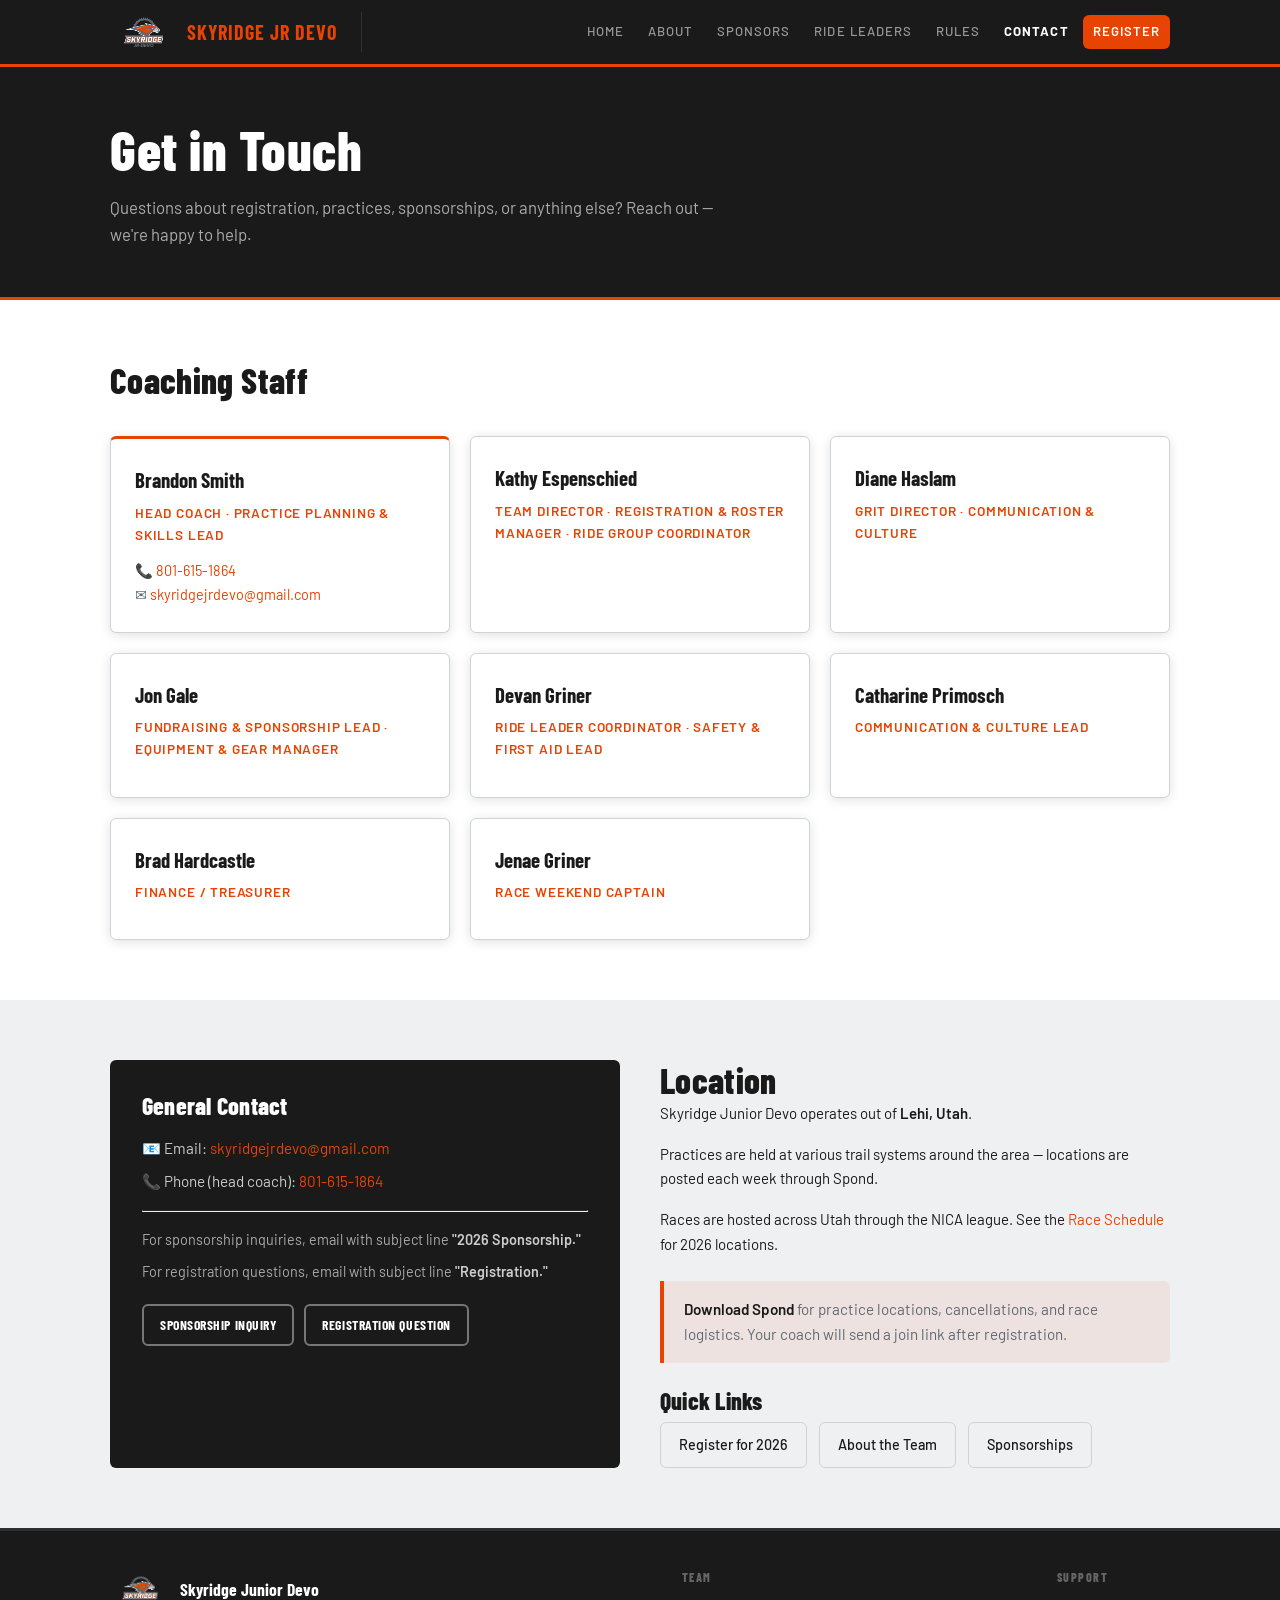
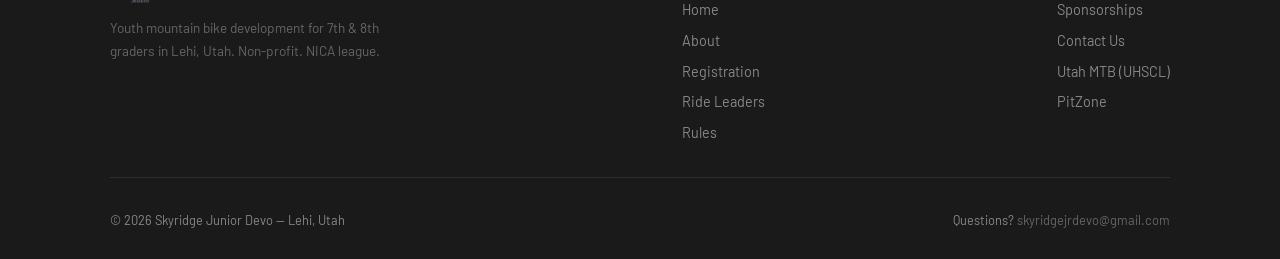
<file: contact.html>
<!DOCTYPE html>
<html lang="en">
<head>
  <meta charset="UTF-8">
  <meta name="viewport" content="width=device-width, initial-scale=1.0">
  <title>Contact — Skyridge Junior Devo</title>
  <meta name="description" content="Contact the Skyridge Junior Devo coaching staff. Questions about registration, practices, sponsorships, or anything else.">
  <link rel="icon" type="image/png" href="/assets/images/skyridge_jr_devo_falcon.png">
  <link rel="stylesheet" href="/css/style.css">
</head>
<body>

<div id="site-nav"></div>

<!-- PAGE HERO -->
<section class="page-hero">
  <div class="container">
    <h1>Get in Touch</h1>
    <p>Questions about registration, practices, sponsorships, or anything else?
    Reach out — we're happy to help.</p>
  </div>
</section>

<!-- COACHING STAFF -->
<section class="section">
  <div class="container">
    <div class="section-title">
      <h2>Coaching Staff</h2>
    </div>
    <div class="coach-grid">

      <div class="coach-card" style="border-top: 3px solid #E74302;">
        <div class="coach-name">Brandon Smith</div>
        <div class="coach-role">Head Coach · Practice Planning &amp; Skills Lead</div>
        <div class="coach-contact">
          <div>📞 <a href="tel:8016151864">801-615-1864</a></div>
          <div>✉️ <a href="mailto:skyridgejrdevo@gmail.com">skyridgejrdevo@gmail.com</a></div>
        </div>
      </div>

      <div class="coach-card">
        <div class="coach-name">Kathy Espenschied</div>
        <div class="coach-role">Team Director · Registration &amp; Roster Manager · Ride Group Coordinator</div>
      </div>

      <div class="coach-card">
        <div class="coach-name">Diane Haslam</div>
        <div class="coach-role">GRiT Director · Communication &amp; Culture</div>
      </div>

      <div class="coach-card">
        <div class="coach-name">Jon Gale</div>
        <div class="coach-role">Fundraising &amp; Sponsorship Lead · Equipment &amp; Gear Manager</div>
      </div>

      <div class="coach-card">
        <div class="coach-name">Devan Griner</div>
        <div class="coach-role">Ride Leader Coordinator · Safety &amp; First Aid Lead</div>
      </div>

      <div class="coach-card">
        <div class="coach-name">Catharine Primosch</div>
        <div class="coach-role">Communication &amp; Culture Lead</div>
      </div>

      <div class="coach-card">
        <div class="coach-name">Brad Hardcastle</div>
        <div class="coach-role">Finance / Treasurer</div>
      </div>

      <div class="coach-card">
        <div class="coach-name">Jenae Griner</div>
        <div class="coach-role">Race Weekend Captain</div>
      </div>

    </div>
  </div>
</section>

<!-- GENERAL CONTACT + LOCATION -->
<section class="section section--gray">
  <div class="container">
    <div class="two-col">
      <div class="contact-box">
        <h3>General Contact</h3>
        <p>📧 Email: <a href="mailto:skyridgejrdevo@gmail.com">skyridgejrdevo@gmail.com</a></p>
        <p>📞 Phone (head coach): <a href="tel:8016151864">801-615-1864</a></p>
        <hr class="divider--dark" style="border-top-color:rgba(255,255,255,0.1); margin:16px 0;">
        <p style="font-size:0.9rem; color:#aaa;">For sponsorship inquiries, email with subject line <strong style="color:#ccc;">"2026 Sponsorship."</strong></p>
        <p style="font-size:0.9rem; color:#aaa;">For registration questions, email with subject line <strong style="color:#ccc;">"Registration."</strong></p>
        <div style="display:flex; flex-wrap:wrap; gap:10px; margin-top:20px;">
          <a href="mailto:skyridgejrdevo@gmail.com?subject=2026%20Sponsorship" class="btn btn-outline" style="font-size:0.85rem; padding:8px 16px;">Sponsorship Inquiry</a>
          <a href="mailto:skyridgejrdevo@gmail.com?subject=Registration" class="btn btn-outline" style="font-size:0.85rem; padding:8px 16px;">Registration Question</a>
        </div>
      </div>

      <div>
        <h2 class="mb-16">Location</h2>
        <p>Skyridge Junior Devo operates out of <strong>Lehi, Utah</strong>.</p>
        <p class="mt-16">Practices are held at various trail systems around the area — locations are
        posted each week through Spond.</p>
        <p class="mt-16">Races are hosted across Utah through the NICA league. See the
        <a href="/registration.html">Race Schedule</a> for 2026 locations.</p>

        <div class="highlight-box mt-24">
          <strong>Download Spond</strong> for practice locations, cancellations, and race logistics.
          Your coach will send a join link after registration.
        </div>

        <div class="mt-24">
          <h3 class="mb-12">Quick Links</h3>
          <div class="nica-links">
            <a href="/registration.html" class="nica-link-btn">Register for 2026</a>
            <a href="/about.html" class="nica-link-btn">About the Team</a>
            <a href="/sponsorships.html" class="nica-link-btn">Sponsorships</a>
          </div>
        </div>
      </div>
    </div>
  </div>
</section>

<div id="site-footer"></div>

<script src="/scripts/components.js"></script>
</body>
</html>
</file>
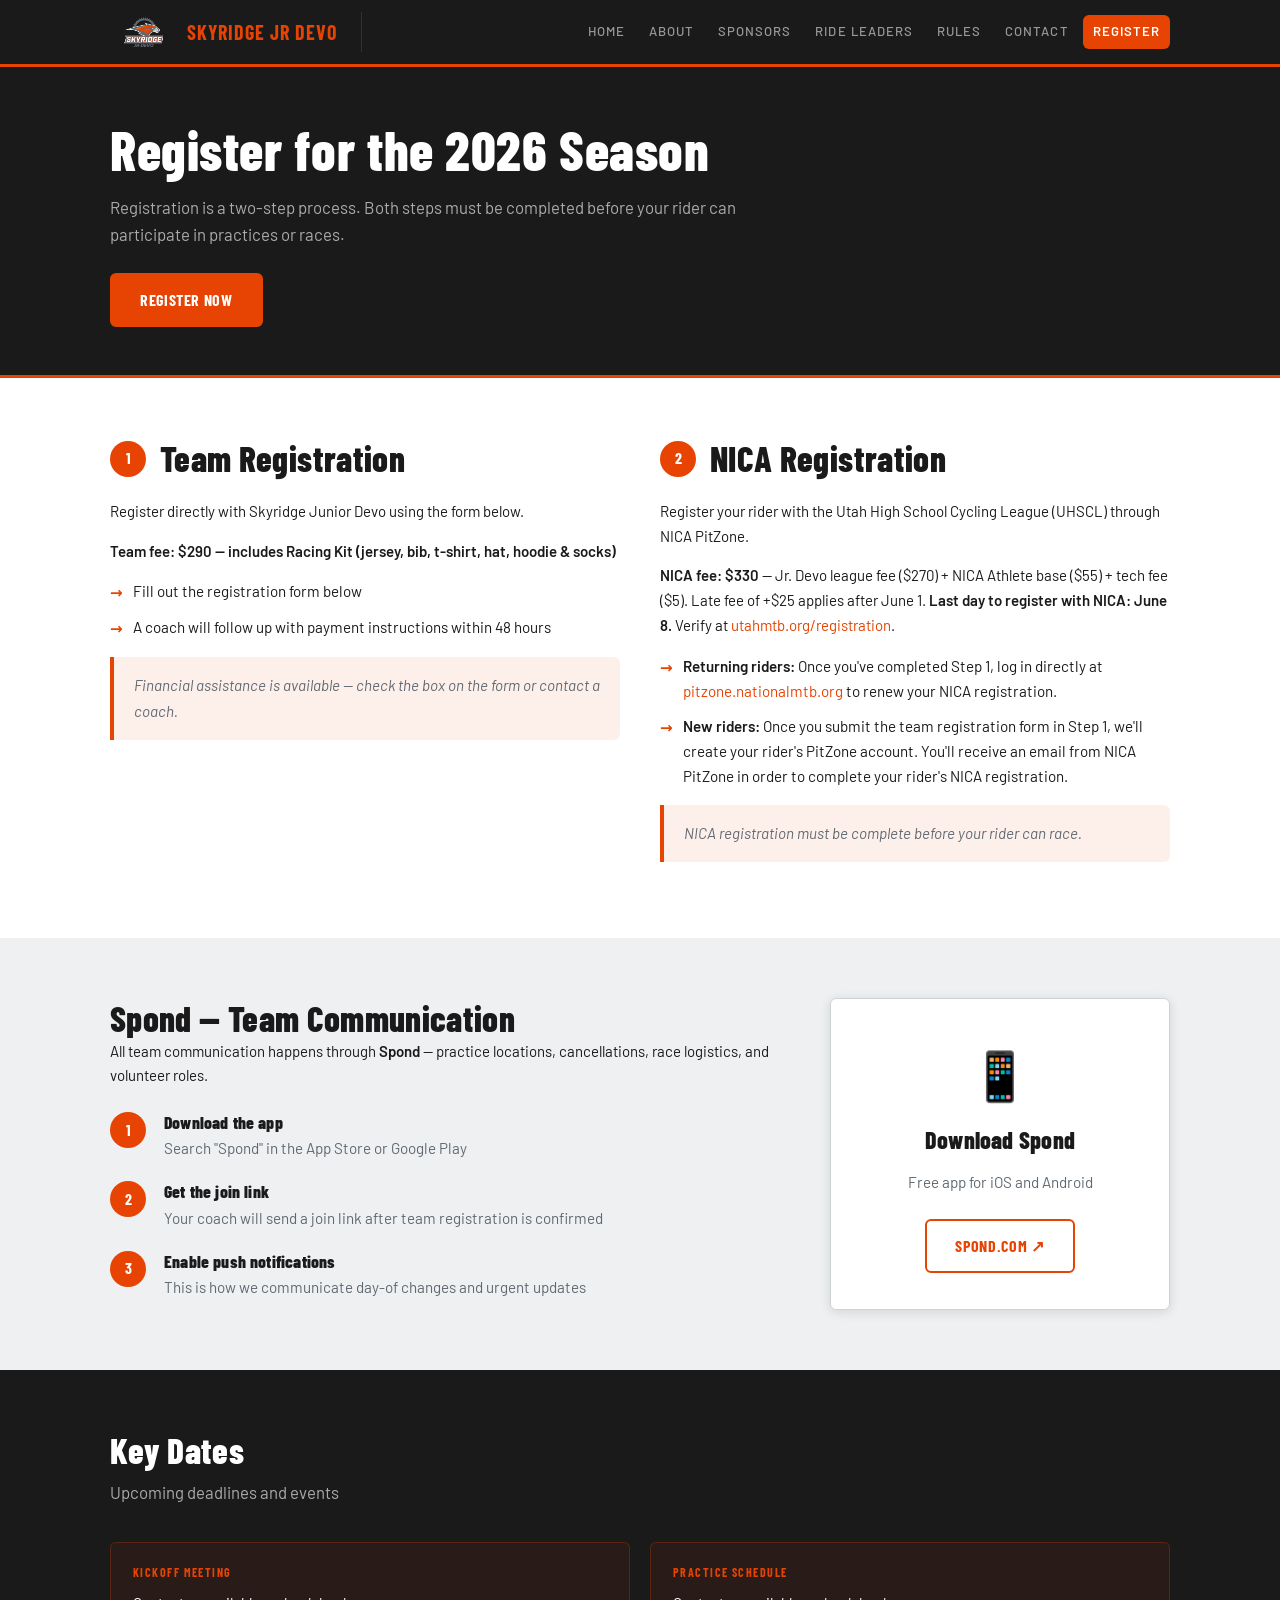
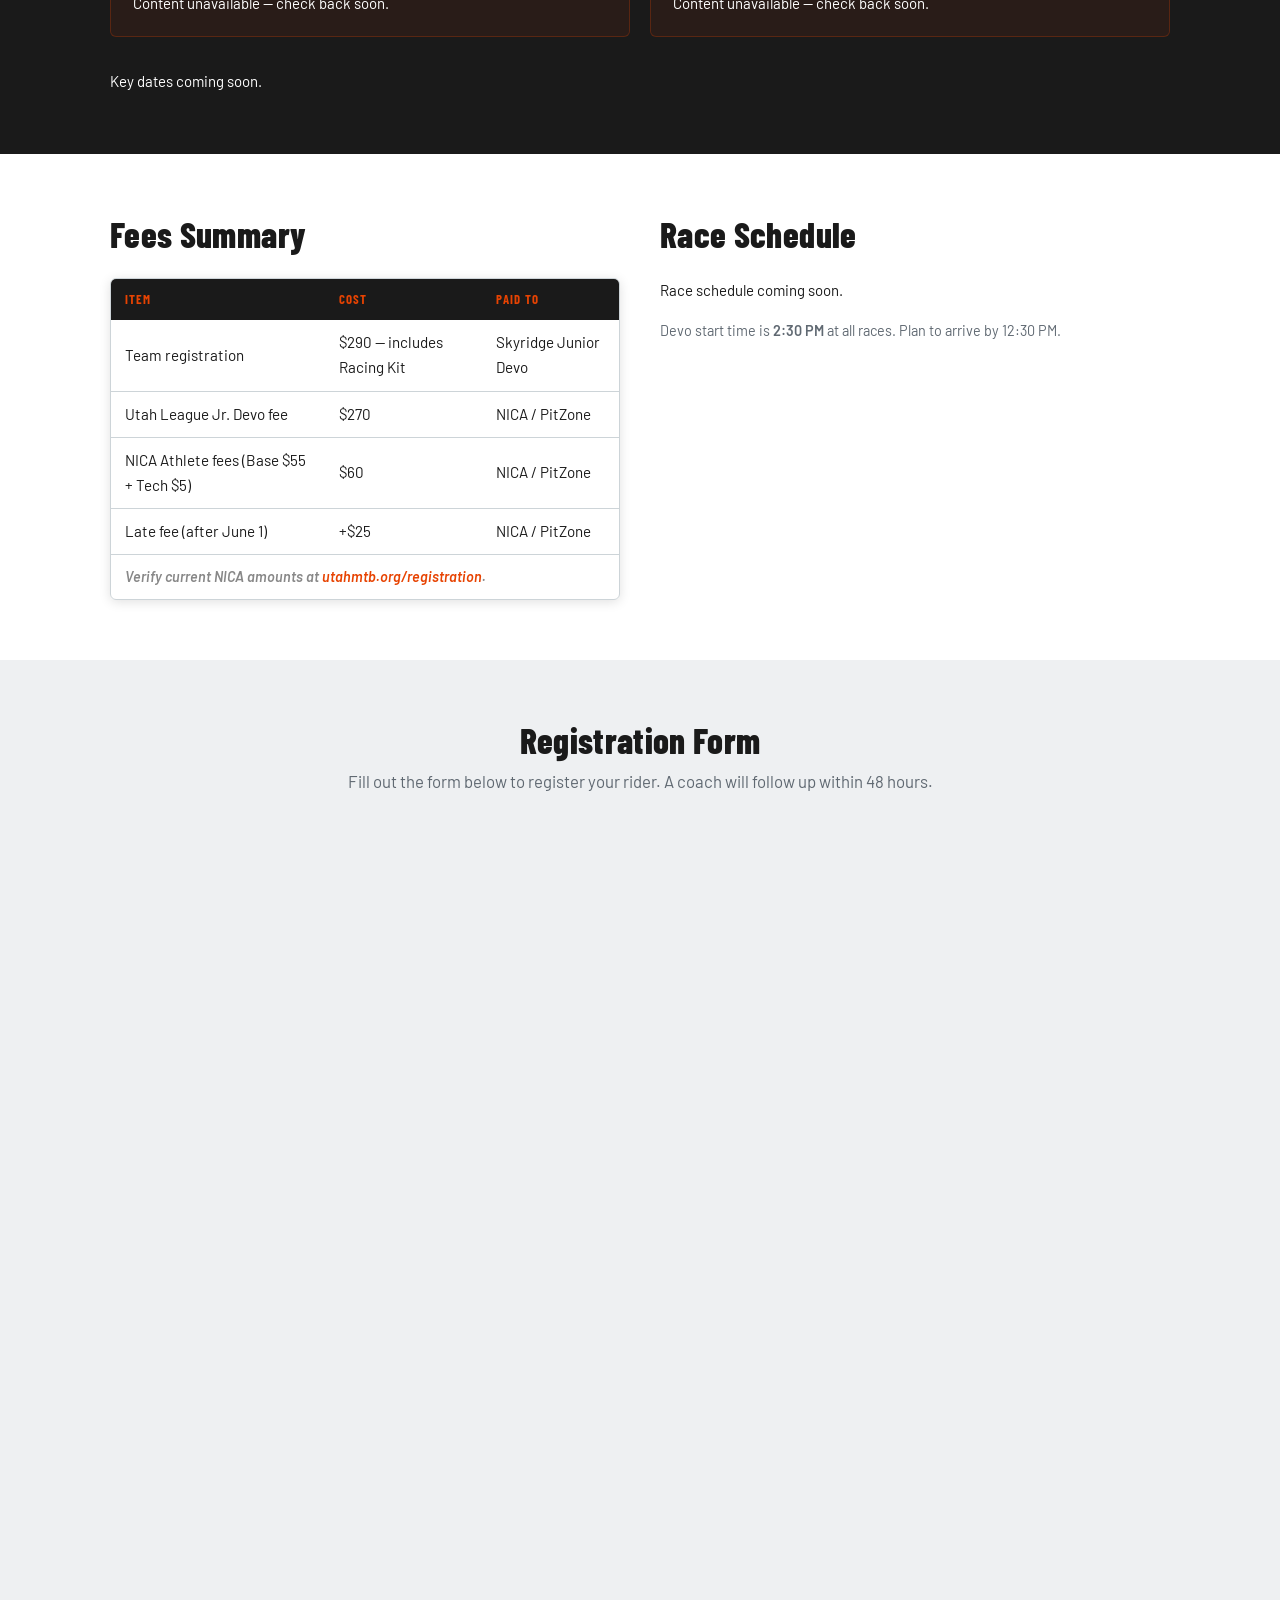
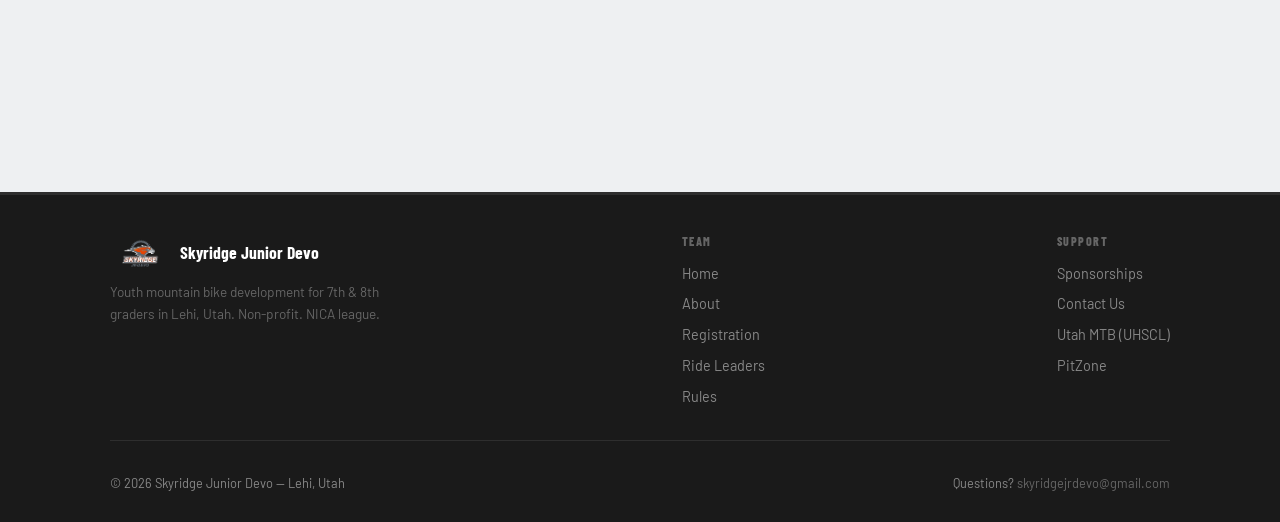
<file: registration.html>
<!DOCTYPE html>
<html lang="en">
<head>
  <meta charset="UTF-8">
  <meta name="viewport" content="width=device-width, initial-scale=1.0">
  <title>Registration — Skyridge Junior Devo</title>
  <meta name="description" content="Register for the 2026 Skyridge Junior Devo season. Two-step registration: team registration + NICA PitZone.">
  <link rel="icon" type="image/png" href="/assets/images/skyridge_jr_devo_falcon.png">
  <link rel="stylesheet" href="/css/style.css">
</head>
<body>

<div id="site-nav"></div>

<!-- PAGE HERO -->
<section class="page-hero">
  <div class="container">
    <h1>Register for the 2026 Season</h1>
    <p>Registration is a two-step process. Both steps must be completed before your rider
    can participate in practices or races.</p>
    <div class="hero-actions mt-24">
      <a href="#registration-form" class="btn btn-primary">Register Now</a>
    </div>
  </div>
</section>

<!-- STEPS -->
<section class="section">
  <div class="container">
    <div class="two-col">

      <!-- Step 1 -->
      <div>
        <div style="display:flex; align-items:center; gap:14px; margin-bottom:20px;">
          <div class="step-num">1</div>
          <h2>Team Registration</h2>
        </div>
        <p>Register directly with Skyridge Junior Devo using the form below.</p>
        <p><strong>Team fee: $290 — includes Racing Kit (jersey, bib, t-shirt, hat, hoodie &amp; socks)</strong></p>
        <ul class="icon-list mt-16">
          <li>Fill out the registration form below</li>
          <li>A coach will follow up with payment instructions within 48 hours</li>
        </ul>
        <div class="highlight-box mt-16">
          <em>Financial assistance is available — check the box on the form or contact a coach.</em>
        </div>
      </div>

      <!-- Step 2 -->
      <div>
        <div style="display:flex; align-items:center; gap:14px; margin-bottom:20px;">
          <div class="step-num">2</div>
          <h2>NICA Registration</h2>
        </div>
        <p>Register your rider with the Utah High School Cycling League (UHSCL) through NICA PitZone.</p>
        <p><strong>NICA fee: $330</strong> — Jr. Devo league fee ($270) + NICA Athlete base ($55) + tech fee ($5). Late fee of +$25 applies after June 1. <strong>Last day to register with NICA: June 8.</strong> Verify at <a href="https://utahmtb.org/registration/" target="_blank" rel="noopener">utahmtb.org/registration</a>.</p>
        <ul class="icon-list mt-16">
          <li><span><strong>Returning riders:</strong> Once you've completed Step 1, log in directly at <a href="https://pitzone.nationalmtb.org/" target="_blank" rel="noopener">pitzone.nationalmtb.org</a> to renew your NICA registration.</span></li>
          <li><span><strong>New riders:</strong> Once you submit the team registration form in Step 1, we'll create your rider's PitZone account. You'll receive an email from NICA PitZone in order to complete your rider's NICA registration.</span></li>
        </ul>
        <div class="highlight-box mt-16">
          <em>NICA registration must be complete before your rider can race.</em>
        </div>
      </div>

    </div>
  </div>
</section>

<!-- SPOND -->
<section class="section section--gray">
  <div class="container">
    <div class="two-col wide-left">
      <div>
        <h2 class="mb-16">Spond — Team Communication</h2>
        <p>All team communication happens through <strong>Spond</strong> — practice locations,
        cancellations, race logistics, and volunteer roles.</p>
        <div class="steps-list mt-24">
          <div class="step-item">
            <div class="step-num">1</div>
            <div class="step-content">
              <h4>Download the app</h4>
              <p>Search "Spond" in the App Store or Google Play</p>
            </div>
          </div>
          <div class="step-item">
            <div class="step-num">2</div>
            <div class="step-content">
              <h4>Get the join link</h4>
              <p>Your coach will send a join link after team registration is confirmed</p>
            </div>
          </div>
          <div class="step-item">
            <div class="step-num">3</div>
            <div class="step-content">
              <h4>Enable push notifications</h4>
              <p>This is how we communicate day-of changes and urgent updates</p>
            </div>
          </div>
        </div>
      </div>
      <div>
        <div class="card text-center" style="padding:36px 24px;">
          <div style="font-size:3rem; margin-bottom:12px;">📱</div>
          <h3>Download Spond</h3>
          <p class="text-muted mt-16 mb-24">Free app for iOS and Android</p>
          <a href="https://www.spond.com" target="_blank" rel="noopener" class="btn btn-outline-dark">
            spond.com ↗
          </a>
        </div>
      </div>
    </div>
  </div>
</section>

<!-- KEY DATES -->
<section class="section section--dark">
  <div class="container">
    <div class="section-title">
      <h2>Key Dates</h2>
      <p>Upcoming deadlines and events</p>
    </div>
    <div class="season-snapshot">
      <div class="snapshot-card">
        <div class="snapshot-label">Kickoff Meeting</div>
        <div id="kickoff-meeting"></div>
      </div>
      <div class="snapshot-card">
        <div class="snapshot-label">Practice Schedule</div>
        <div id="practice-schedule"></div>
      </div>
    </div>
    <div class="mt-32">
      <div id="key-dates">Key dates coming soon.</div>
    </div>
  </div>
</section>

<!-- FEES & RACE SCHEDULE -->
<section class="section">
  <div class="container">
    <div class="two-col">
      <div>
        <h2 class="mb-24">Fees Summary</h2>
        <div class="fees-table-wrap">
          <table class="fees-table">
            <thead>
              <tr>
                <th>Item</th>
                <th>Cost</th>
                <th>Paid To</th>
              </tr>
            </thead>
            <tbody>
              <tr>
                <td>Team registration</td>
                <td>$290 — includes Racing Kit</td>
                <td>Skyridge Junior Devo</td>
              </tr>
              <tr>
                <td>Utah League Jr. Devo fee</td>
                <td>$270</td>
                <td>NICA / PitZone</td>
              </tr>
              <tr>
                <td>NICA Athlete fees (Base $55 + Tech $5)</td>
                <td>$60</td>
                <td>NICA / PitZone</td>
              </tr>
              <tr>
                <td>Late fee (after June 1)</td>
                <td>+$25</td>
                <td>NICA / PitZone</td>
              </tr>
              <tr>
                <td colspan="3" style="font-size:0.9rem; color:#888;"><em>Verify current NICA amounts at <a href="https://utahmtb.org/registration/" target="_blank" rel="noopener">utahmtb.org/registration</a>.</em></td>
              </tr>
            </tbody>
          </table>
        </div>
      </div>
      <div>
        <h2 class="mb-24">Race Schedule</h2>
        <div class="table-wrap table-scroll">
          <div id="race-schedule">Race schedule coming soon.</div>
        </div>
        <p class="mt-16 text-muted" style="font-size:0.9rem;">
          Devo start time is <strong>2:30 PM</strong> at all races. Plan to arrive by 12:30 PM.
        </p>
      </div>
    </div>
  </div>
</section>

<!-- REGISTRATION FORM -->
<section id="registration-form" class="section section--gray">
  <div class="container">
    <div class="section-title" style="text-align:center;">
      <h2>Registration Form</h2>
      <p>Fill out the form below to register your rider. A coach will follow up within 48 hours.</p>
    </div>
    <div style="max-width:760px; margin:0 auto;">
      <iframe
        src="https://docs.google.com/forms/d/e/1FAIpQLScJWC9m8nOBVDr_Dz0TxQKN6e5AZLrfE1j7LZjyYJ66ZkD3Ag/viewform?embedded=true"
        width="100%"
        height="900"
        frameborder="0"
        marginheight="0"
        marginwidth="0"
        title="2026 Season Registration Form"
        style="border:none; display:block;">
        Loading…
      </iframe>
    </div>
  </div>
</section>

<div id="site-footer"></div>

<script src="/scripts/components.js"></script>
<script src="/scripts/season-embed.js"></script>
</body>
</html>
</file>
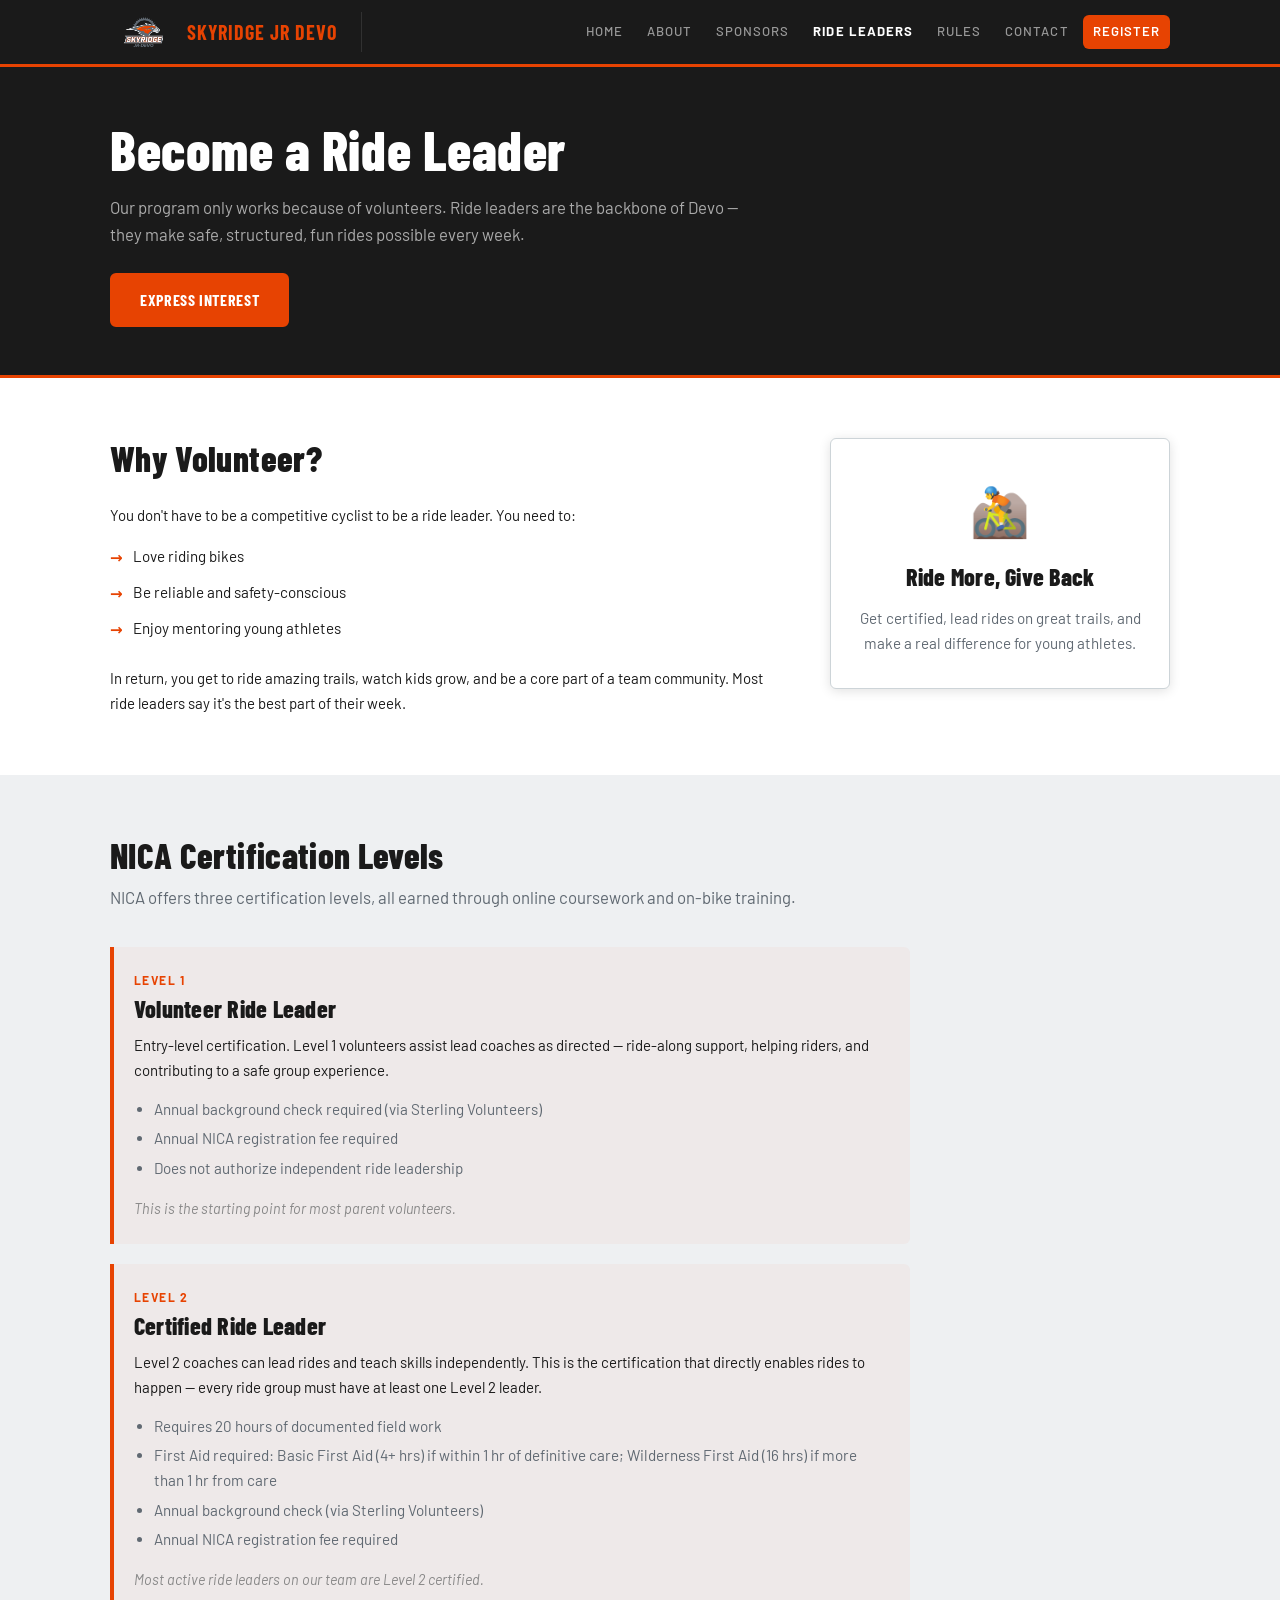
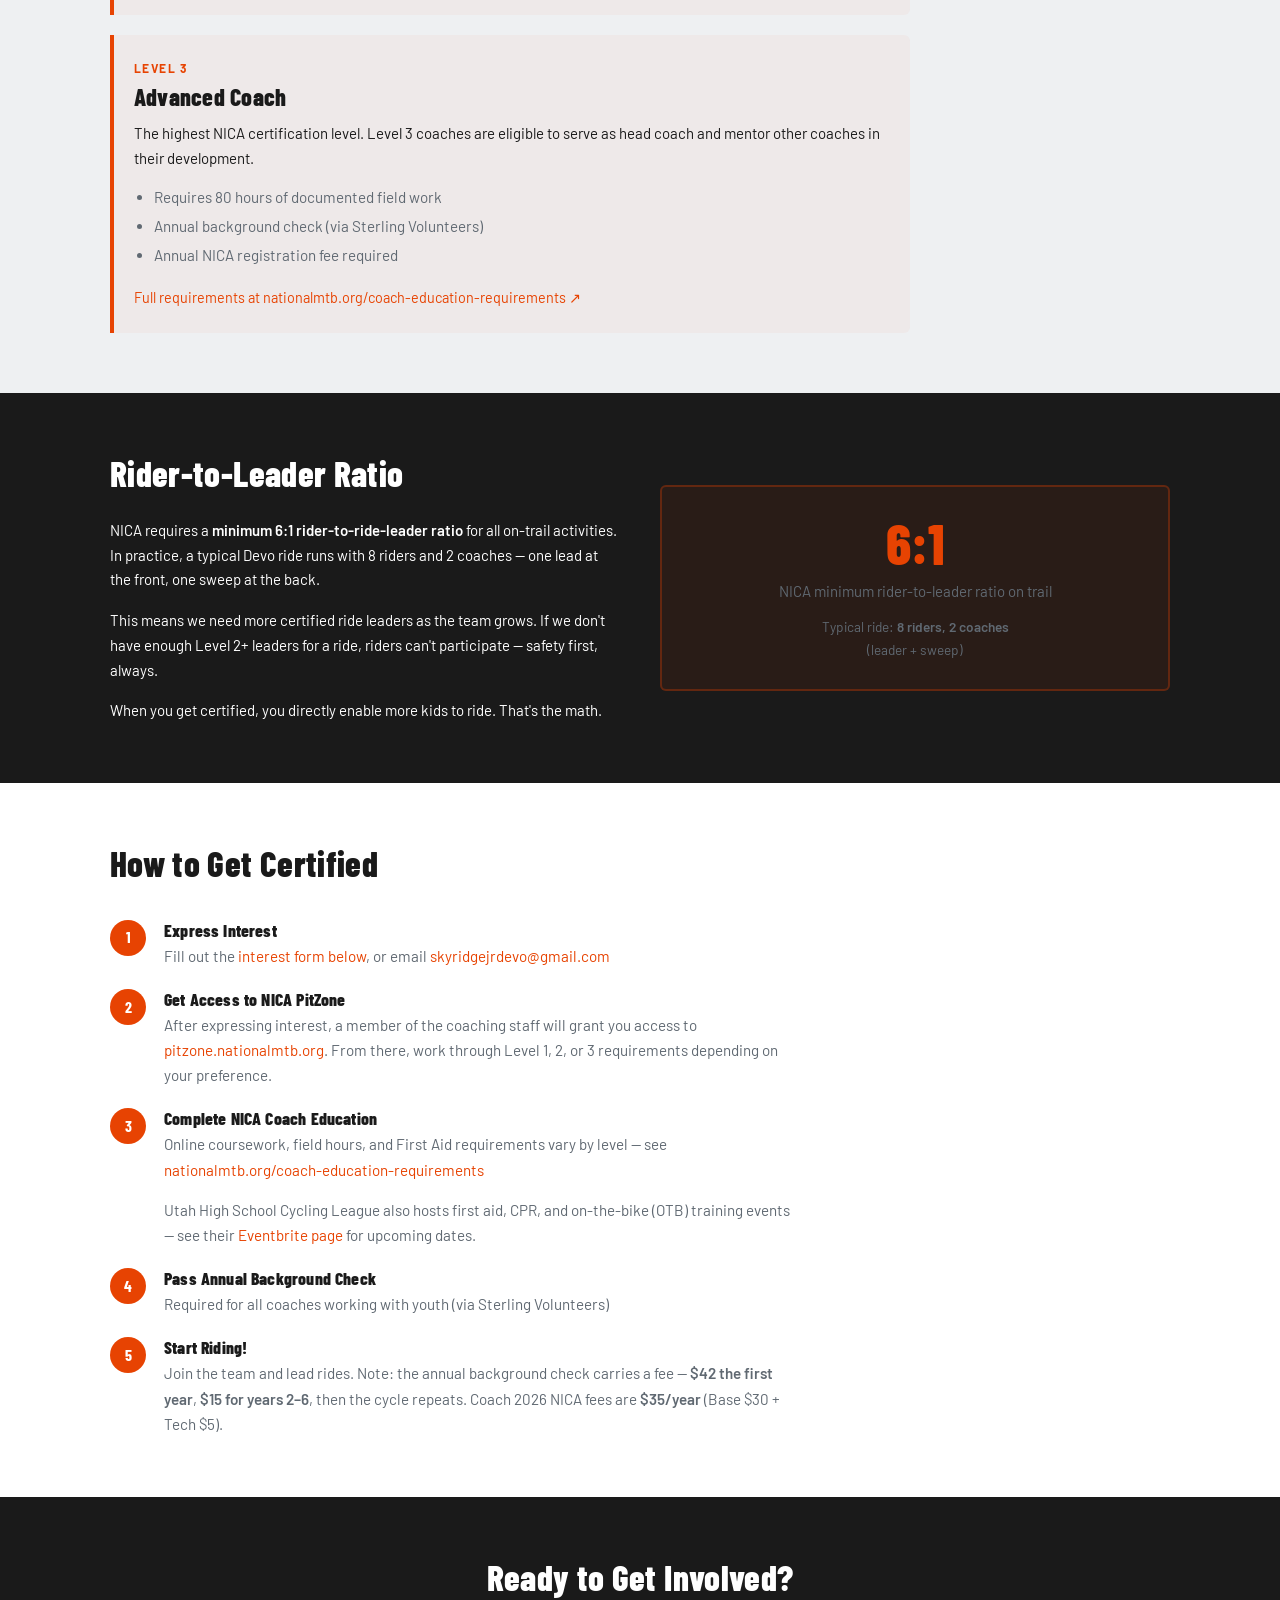
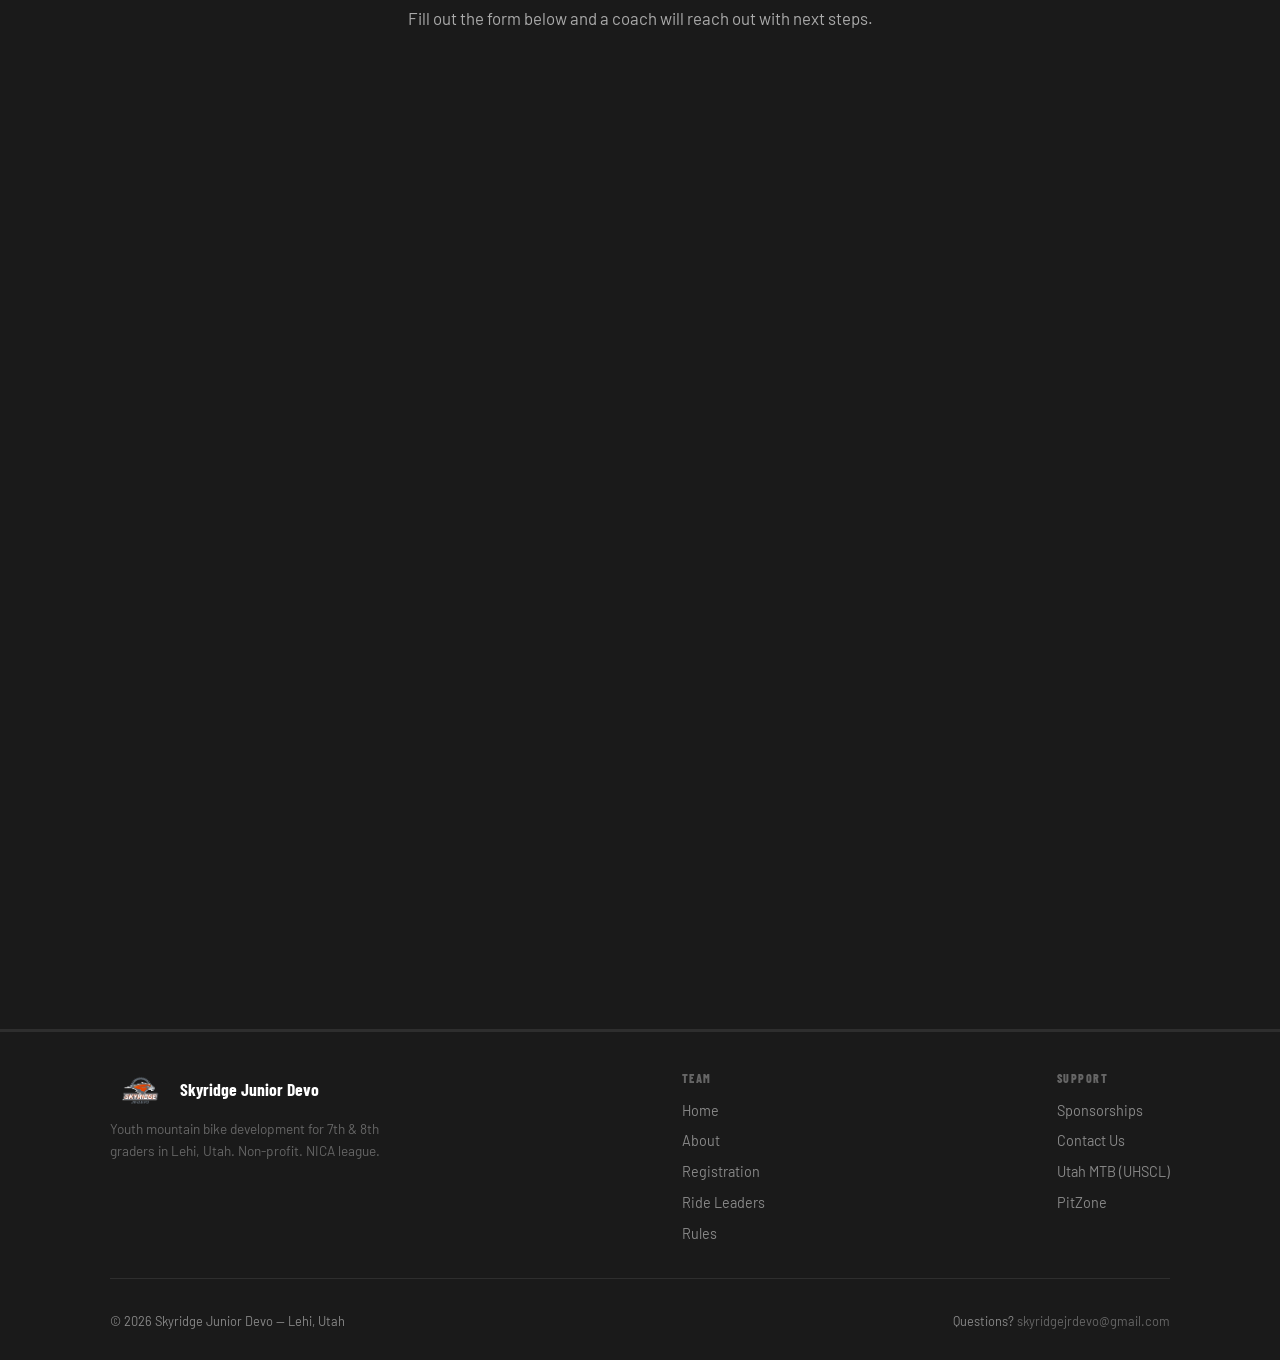
<file: ride-leaders.html>
<!DOCTYPE html>
<html lang="en">
<head>
  <meta charset="UTF-8">
  <meta name="viewport" content="width=device-width, initial-scale=1.0">
  <title>Ride Leaders — Skyridge Junior Devo</title>
  <meta name="description" content="Become a NICA-certified ride leader for Skyridge Junior Devo. Learn about certification levels, the rider-to-leader ratio, and how to get involved.">
  <link rel="icon" type="image/png" href="/assets/images/skyridge_jr_devo_falcon.png">
  <link rel="stylesheet" href="/css/style.css">
</head>
<body>

<div id="site-nav"></div>

<!-- PAGE HERO -->
<section class="page-hero">
  <div class="container">
    <h1>Become a Ride Leader</h1>
    <p>Our program only works because of volunteers. Ride leaders are the backbone of Devo —
    they make safe, structured, fun rides possible every week.</p>
    <div class="hero-actions mt-24">
      <a href="#volunteer-form" class="btn btn-primary">Express Interest</a>
    </div>
  </div>
</section>

<!-- WHY VOLUNTEER -->
<section class="section">
  <div class="container">
    <div class="two-col wide-left">
      <div>
        <h2 class="mb-24">Why Volunteer?</h2>
        <p>You don't have to be a competitive cyclist to be a ride leader. You need to:</p>
        <ul class="icon-list mt-16">
          <li>Love riding bikes</li>
          <li>Be reliable and safety-conscious</li>
          <li>Enjoy mentoring young athletes</li>
        </ul>
        <p class="mt-24">In return, you get to ride amazing trails, watch kids grow, and be a core
        part of a team community. Most ride leaders say it's the best part of their week.</p>
      </div>
      <div>
        <div class="card text-center" style="padding:32px 24px;">
          <div style="font-size:3rem; margin-bottom:12px;">🚵</div>
          <h3>Ride More, Give Back</h3>
          <p class="text-muted mt-16">Get certified, lead rides on great trails, and make a real
          difference for young athletes.</p>
        </div>
      </div>
    </div>
  </div>
</section>

<!-- CERTIFICATION LEVELS -->
<section class="section section--gray">
  <div class="container">
    <div class="section-title">
      <h2>NICA Certification Levels</h2>
      <p>NICA offers three certification levels, all earned through online coursework and on-bike training.</p>
    </div>
    <div style="display:flex; flex-direction:column; gap:20px; max-width:800px;">

      <div class="cert-card">
        <div class="cert-level">Level 1</div>
        <h3>Volunteer Ride Leader</h3>
        <p>Entry-level certification. Level 1 volunteers assist lead coaches as directed — ride-along support, helping riders, and contributing to a safe group experience.</p>
        <ul>
          <li>Annual background check required (via Sterling Volunteers)</li>
          <li>Annual NICA registration fee required</li>
          <li>Does not authorize independent ride leadership</li>
        </ul>
        <p class="mt-16" style="font-size:0.9rem; color:#888;"><em>This is the starting point for most parent volunteers.</em></p>
      </div>

      <div class="cert-card">
        <div class="cert-level">Level 2</div>
        <h3>Certified Ride Leader</h3>
        <p>Level 2 coaches can lead rides and teach skills independently. This is the certification that directly enables rides to happen — every ride group must have at least one Level 2 leader.</p>
        <ul>
          <li>Requires 20 hours of documented field work</li>
          <li>First Aid required: Basic First Aid (4+ hrs) if within 1 hr of definitive care; Wilderness First Aid (16 hrs) if more than 1 hr from care</li>
          <li>Annual background check (via Sterling Volunteers)</li>
          <li>Annual NICA registration fee required</li>
        </ul>
        <p class="mt-16" style="font-size:0.9rem; color:#888;"><em>Most active ride leaders on our team are Level 2 certified.</em></p>
      </div>

      <div class="cert-card">
        <div class="cert-level">Level 3</div>
        <h3>Advanced Coach</h3>
        <p>The highest NICA certification level. Level 3 coaches are eligible to serve as head coach and mentor other coaches in their development.</p>
        <ul>
          <li>Requires 80 hours of documented field work</li>
          <li>Annual background check (via Sterling Volunteers)</li>
          <li>Annual NICA registration fee required</li>
        </ul>
        <p class="mt-16"><a href="https://www.nationalmtb.org/coach-education-requirements" target="_blank" rel="noopener" style="font-size:0.9rem;">Full requirements at nationalmtb.org/coach-education-requirements ↗</a></p>
      </div>

    </div>
  </div>
</section>

<!-- RATIO CALLOUT -->
<section class="section section--dark">
  <div class="container">
    <div class="two-col">
      <div>
        <h2 class="mb-24">Rider-to-Leader Ratio</h2>
        <p>NICA requires a <strong>minimum 6:1 rider-to-ride-leader ratio</strong> for all on-trail activities.
        In practice, a typical Devo ride runs with 8 riders and 2 coaches — one lead at the front,
        one sweep at the back.</p>
        <p class="mt-16">This means we need more certified ride leaders as the team grows. If we don't have enough
        Level 2+ leaders for a ride, riders can't participate — safety first, always.</p>
        <p class="mt-16">When you get certified, you directly enable more kids to ride. That's the math.</p>
      </div>
      <div class="ratio-callout" style="align-self:center;">
        <div class="ratio-num">6:1</div>
        <p>NICA minimum rider-to-leader ratio on trail</p>
        <p style="margin-top:12px; font-size:0.85rem;">Typical ride: <strong>8 riders, 2 coaches</strong><br>(leader + sweep)</p>
      </div>
    </div>
  </div>
</section>

<!-- HOW TO GET CERTIFIED -->
<section class="section">
  <div class="container">
    <div class="section-title">
      <h2>How to Get Certified</h2>
    </div>
    <div class="steps-list" style="max-width:680px;">
      <div class="step-item">
        <div class="step-num">1</div>
        <div class="step-content">
          <h4>Express Interest</h4>
          <p>Fill out the <a href="#volunteer-form">interest form below</a>, or email
          <a href="mailto:skyridgejrdevo@gmail.com?subject=Ride%20Leader%20Interest">skyridgejrdevo@gmail.com</a></p>
        </div>
      </div>
      <div class="step-item">
        <div class="step-num">2</div>
        <div class="step-content">
          <h4>Get Access to NICA PitZone</h4>
          <p>After expressing interest, a member of the coaching staff will grant you access to
          <a href="https://pitzone.nationalmtb.org/" target="_blank" rel="noopener">pitzone.nationalmtb.org</a>.
          From there, work through Level 1, 2, or 3 requirements depending on your preference.</p>
        </div>
      </div>
      <div class="step-item">
        <div class="step-num">3</div>
        <div class="step-content">
          <h4>Complete NICA Coach Education</h4>
          <p>Online coursework, field hours, and First Aid requirements vary by level —
          see <a href="https://www.nationalmtb.org/coach-education-requirements" target="_blank" rel="noopener">nationalmtb.org/coach-education-requirements</a></p>
          <p class="mt-12">Utah High School Cycling League also hosts first aid, CPR, and on-the-bike (OTB) training events — see their
          <a href="https://www.eventbrite.com/o/utah-high-school-cycling-league-9764836706" target="_blank" rel="noopener">Eventbrite page</a>
          for upcoming dates.</p>
        </div>
      </div>
      <div class="step-item">
        <div class="step-num">4</div>
        <div class="step-content">
          <h4>Pass Annual Background Check</h4>
          <p>Required for all coaches working with youth (via Sterling Volunteers)</p>
        </div>
      </div>
      <div class="step-item">
        <div class="step-num">5</div>
        <div class="step-content">
          <h4>Start Riding!</h4>
          <p>Join the team and lead rides. Note: the annual background check carries a fee — <strong>$42 the first year</strong>, <strong>$15 for years 2–6</strong>, then the cycle repeats. Coach 2026 NICA fees are <strong>$35/year</strong> (Base $30 + Tech $5).</p>
        </div>
      </div>
    </div>
  </div>
</section>

<!-- VOLUNTEER INTEREST FORM -->
<section id="volunteer-form" class="section section--dark">
  <div class="container">
    <div class="section-title text-center">
      <h2>Ready to Get Involved?</h2>
      <p style="color:#aaa;">Fill out the form below and a coach will reach out with next steps.</p>
    </div>
    <div style="max-width:760px; margin:0 auto;">
      <iframe
        src="https://docs.google.com/forms/d/e/1FAIpQLSeDnmg6E0ocDGjdJmBnE7WE6xfNQM_EYFZiVjW7wWdhrzLaBw/viewform?embedded=true"
        width="100%"
        height="900"
        frameborder="0"
        marginheight="0"
        marginwidth="0"
        title="Ride Leader / Volunteer Interest Form"
        style="border:none; display:block;"
        loading="lazy">
        Loading…
      </iframe>
    </div>
  </div>
</section>

<div id="site-footer"></div>

<script src="/scripts/components.js"></script>
</body>
</html>
</file>
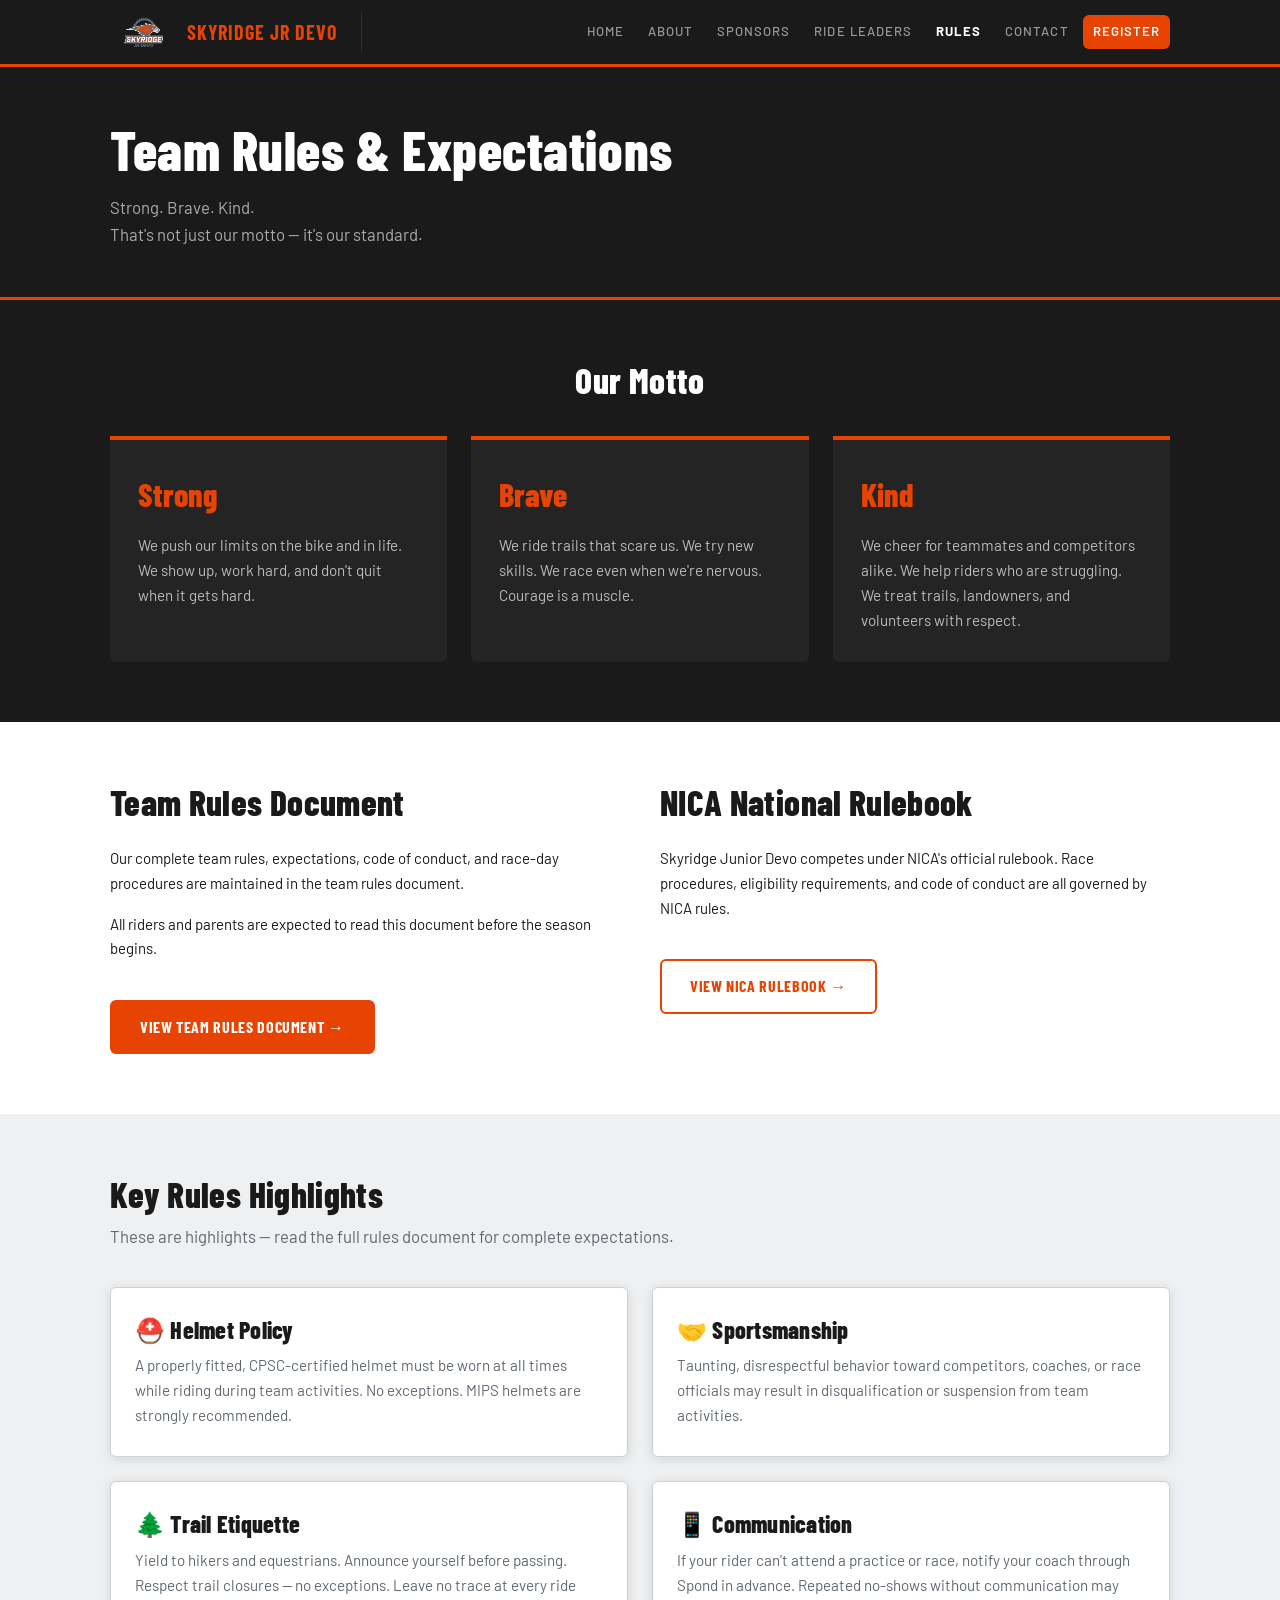
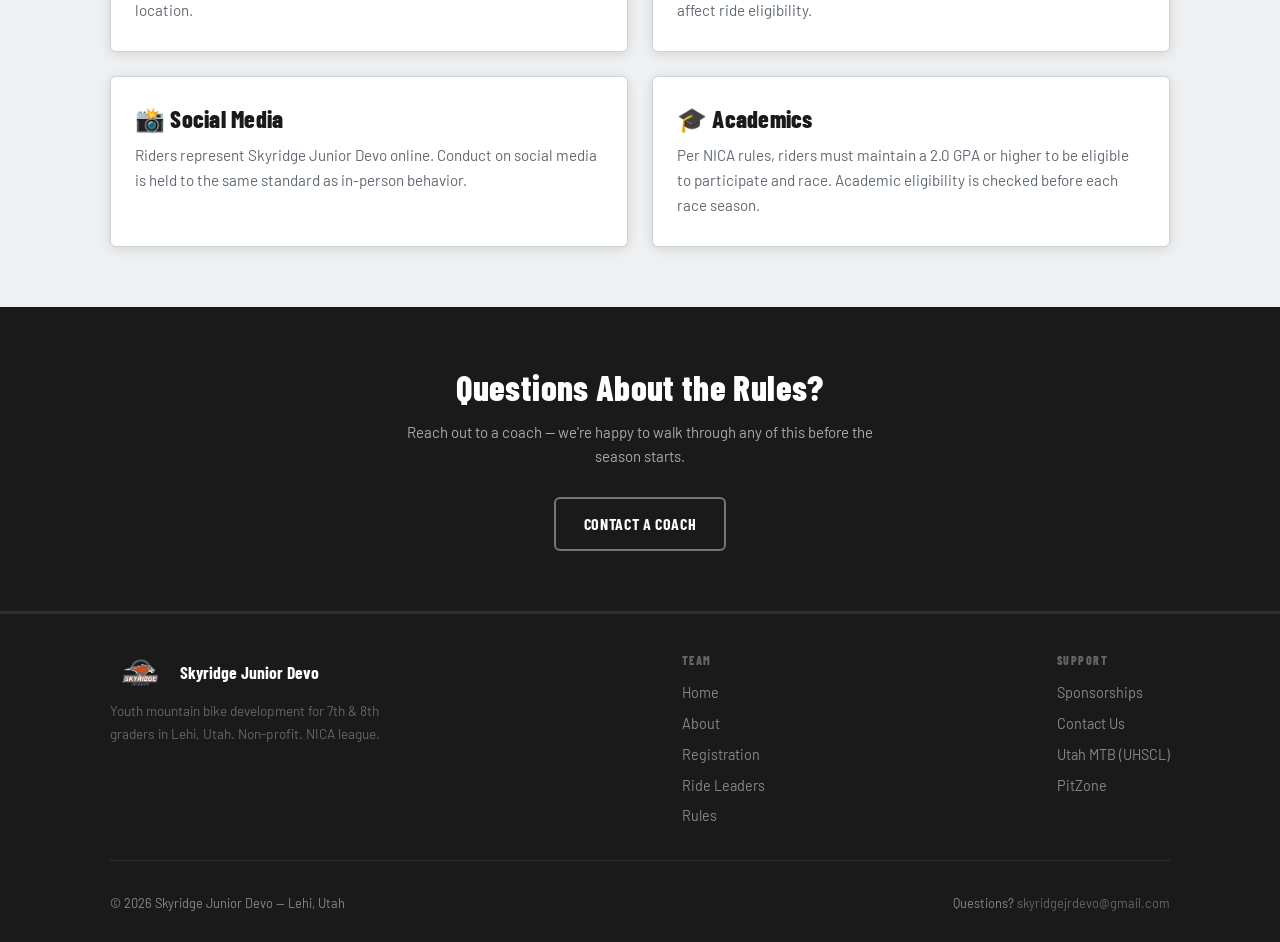
<file: rules.html>
<!DOCTYPE html>
<html lang="en">
<head>
  <meta charset="UTF-8">
  <meta name="viewport" content="width=device-width, initial-scale=1.0">
  <title>Rules — Skyridge Junior Devo</title>
  <meta name="description" content="Team rules, expectations, code of conduct, and links to the NICA rulebook for Skyridge Junior Devo riders.">
  <link rel="icon" type="image/png" href="/assets/images/skyridge_jr_devo_falcon.png">
  <link rel="stylesheet" href="/css/style.css">
</head>
<body>

<div id="site-nav"></div>

<!-- PAGE HERO -->
<section class="page-hero">
  <div class="container">
    <h1>Team Rules &amp; Expectations</h1>
    <p>Strong. Brave. Kind.<br>That's not just our motto — it's our standard.</p>
  </div>
</section>

<!-- MOTTO -->
<section class="section section--dark">
  <div class="container">
    <div class="section-title text-center">
      <h2>Our Motto</h2>
    </div>
    <div class="motto-grid">
      <div class="motto-block">
        <div class="motto-word">Strong</div>
        <p>We push our limits on the bike and in life. We show up, work hard, and don't quit when it gets hard.</p>
      </div>
      <div class="motto-block">
        <div class="motto-word">Brave</div>
        <p>We ride trails that scare us. We try new skills. We race even when we're nervous. Courage is a muscle.</p>
      </div>
      <div class="motto-block">
        <div class="motto-word">Kind</div>
        <p>We cheer for teammates and competitors alike. We help riders who are struggling. We treat trails, landowners, and volunteers with respect.</p>
      </div>
    </div>
  </div>
</section>

<!-- TEAM RULES DOCUMENT -->
<section class="section">
  <div class="container">
    <div class="two-col">
      <div>
        <h2 class="mb-24">Team Rules Document</h2>
        <p>Our complete team rules, expectations, code of conduct, and race-day procedures are
        maintained in the team rules document.</p>
        <p class="mt-16">All riders and parents are expected to read this document before the
        season begins.</p>
        <a href="https://docs.google.com/document/d/13uuwfterXVN9XUwMVQs3vA1_goxJ7MgyxBA898GwNLM/edit"
           target="_blank" rel="noopener" class="btn btn-primary mt-24">
          View Team Rules Document →
        </a>
      </div>
      <div>
        <h2 class="mb-24">NICA National Rulebook</h2>
        <p>Skyridge Junior Devo competes under NICA's official rulebook. Race procedures,
        eligibility requirements, and code of conduct are all governed by NICA rules.</p>
        <a href="https://www.nationalmtb.org/rules/"
           target="_blank" rel="noopener" class="btn btn-outline-dark mt-24">
          View NICA Rulebook →
        </a>
      </div>
    </div>
  </div>
</section>

<!-- KEY RULES HIGHLIGHTS -->
<section class="section section--gray">
  <div class="container">
    <div class="section-title">
      <h2>Key Rules Highlights</h2>
      <p>These are highlights — read the full rules document for complete expectations.</p>
    </div>
    <div class="card-grid card-grid--2">
      <div class="card">
        <h3 class="mb-16">⛑️ Helmet Policy</h3>
        <p>A properly fitted, CPSC-certified helmet must be worn at all times while riding during
        team activities. No exceptions. MIPS helmets are strongly recommended.</p>
      </div>
      <div class="card">
        <h3 class="mb-16">🤝 Sportsmanship</h3>
        <p>Taunting, disrespectful behavior toward competitors, coaches, or race officials may
        result in disqualification or suspension from team activities.</p>
      </div>
      <div class="card">
        <h3 class="mb-16">🌲 Trail Etiquette</h3>
        <p>Yield to hikers and equestrians. Announce yourself before passing. Respect trail
        closures — no exceptions. Leave no trace at every ride location.</p>
      </div>
      <div class="card">
        <h3 class="mb-16">📱 Communication</h3>
        <p>If your rider can't attend a practice or race, notify your coach through Spond in
        advance. Repeated no-shows without communication may affect ride eligibility.</p>
      </div>
      <div class="card">
        <h3 class="mb-16">📸 Social Media</h3>
        <p>Riders represent Skyridge Junior Devo online. Conduct on social media is held to
        the same standard as in-person behavior.</p>
      </div>
      <div class="card">
        <h3 class="mb-16">🎓 Academics</h3>
        <p>Per NICA rules, riders must maintain a 2.0 GPA or higher to be eligible to
        participate and race. Academic eligibility is checked before each race season.</p>
      </div>
    </div>
  </div>
</section>

<!-- QUESTIONS -->
<section class="section section--dark">
  <div class="container text-center">
    <h2>Questions About the Rules?</h2>
    <p style="color:#aaa; margin:12px auto 28px; max-width:500px;">
      Reach out to a coach — we're happy to walk through any of this before the season starts.
    </p>
    <a href="/contact.html" class="btn btn-outline">Contact a Coach</a>
  </div>
</section>

<div id="site-footer"></div>

<script src="/scripts/components.js"></script>
</body>
</html>
</file>
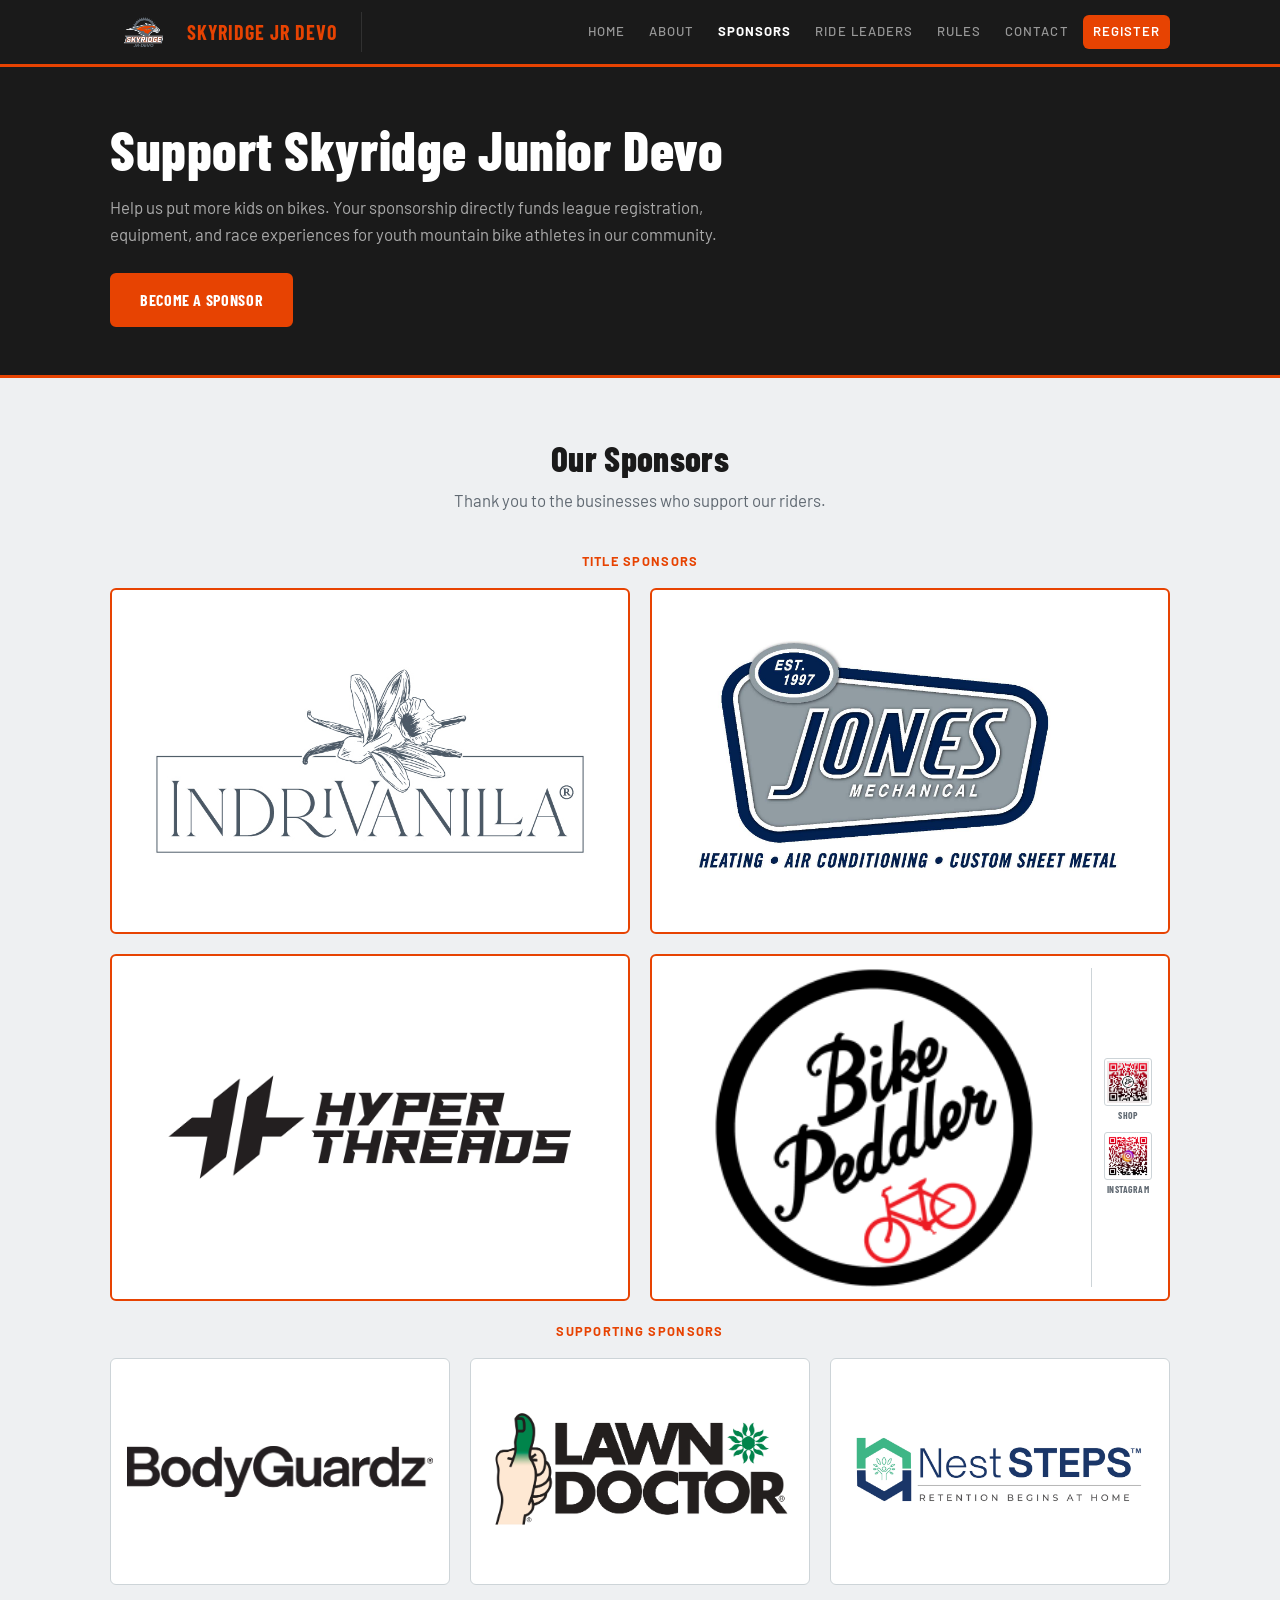
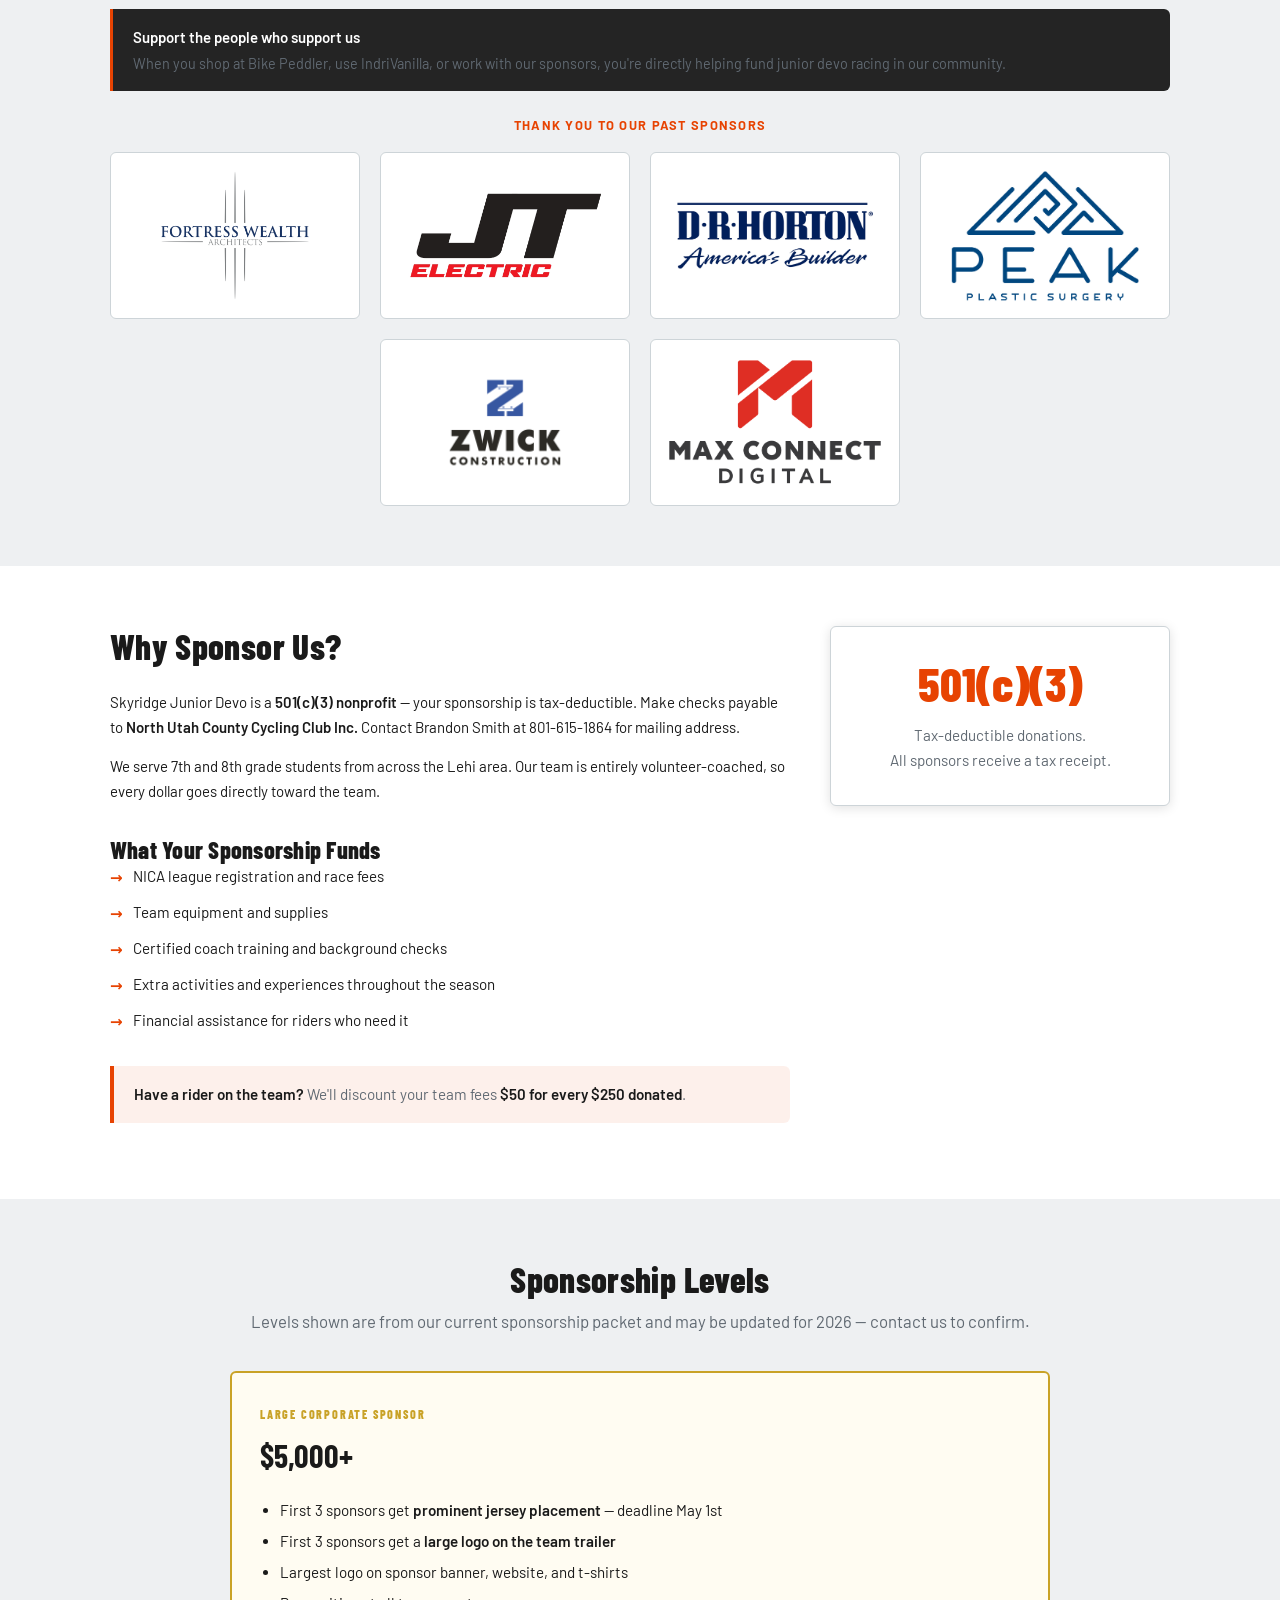
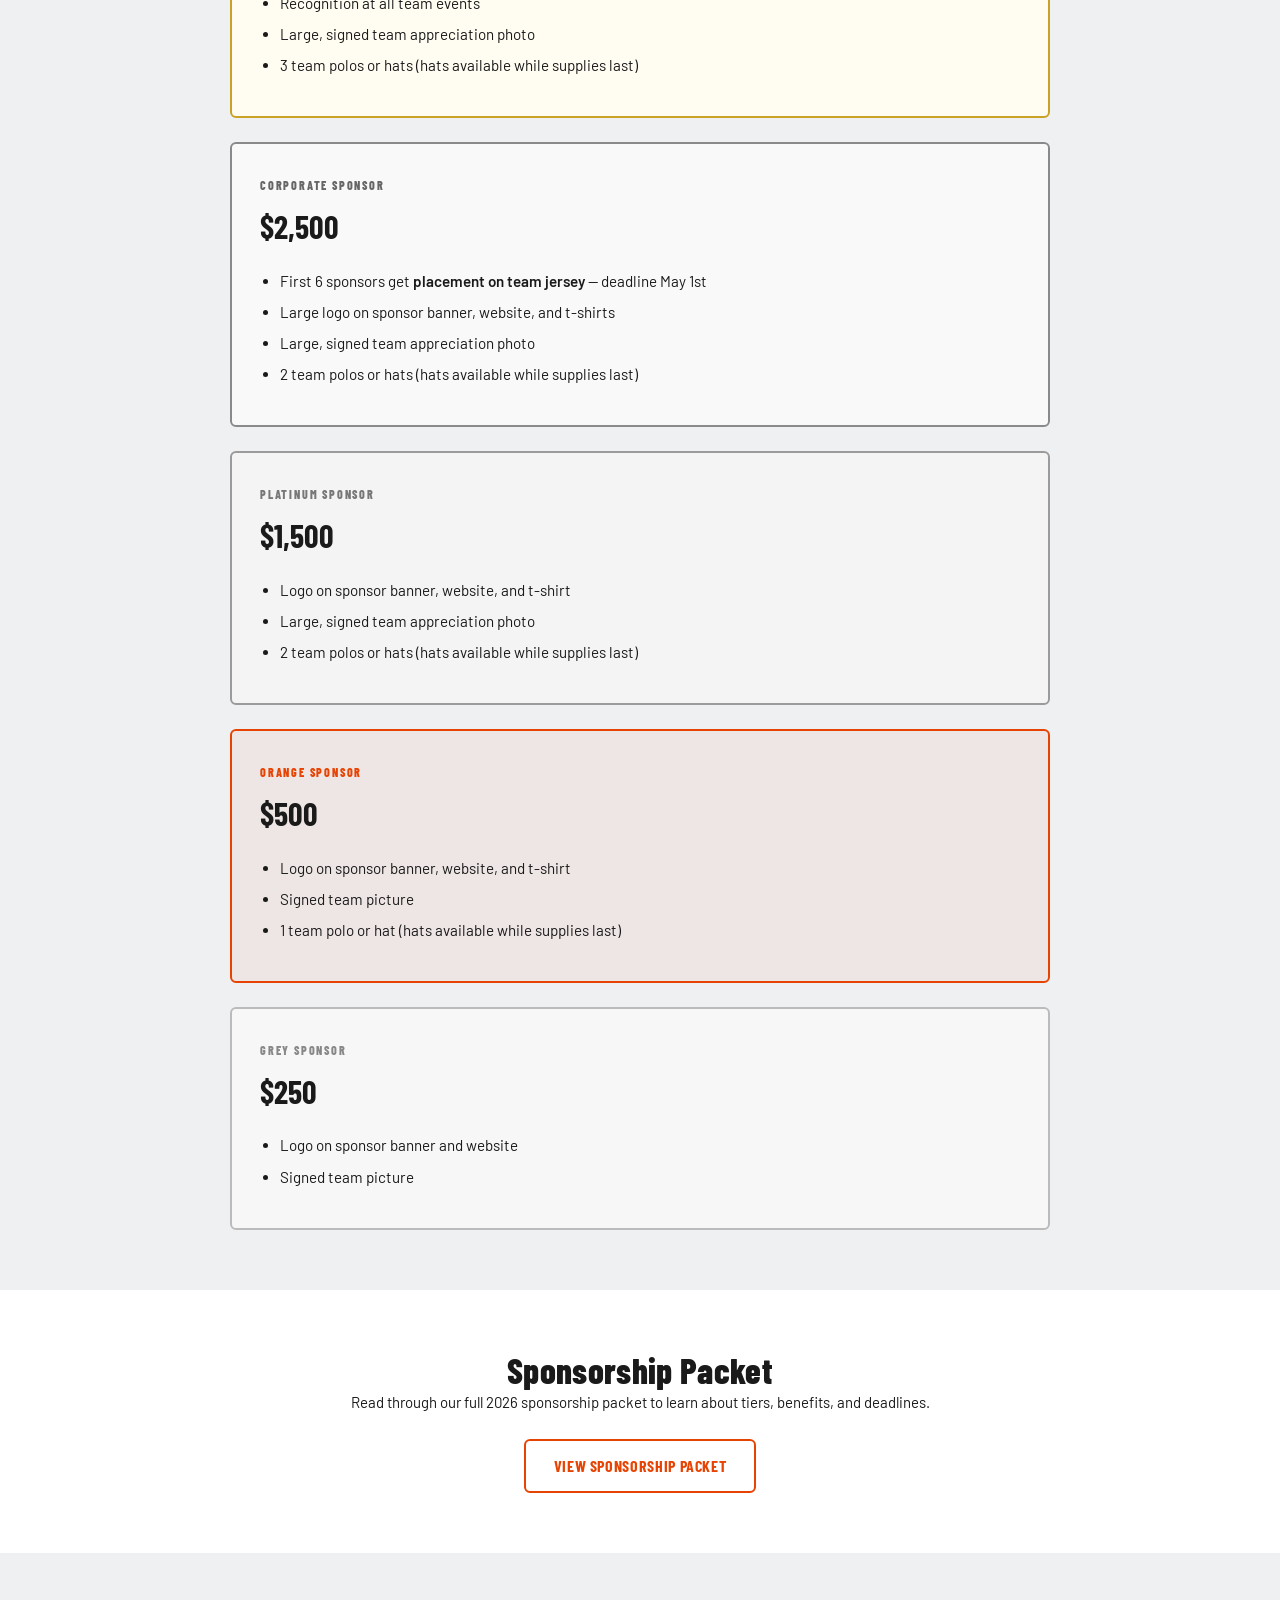
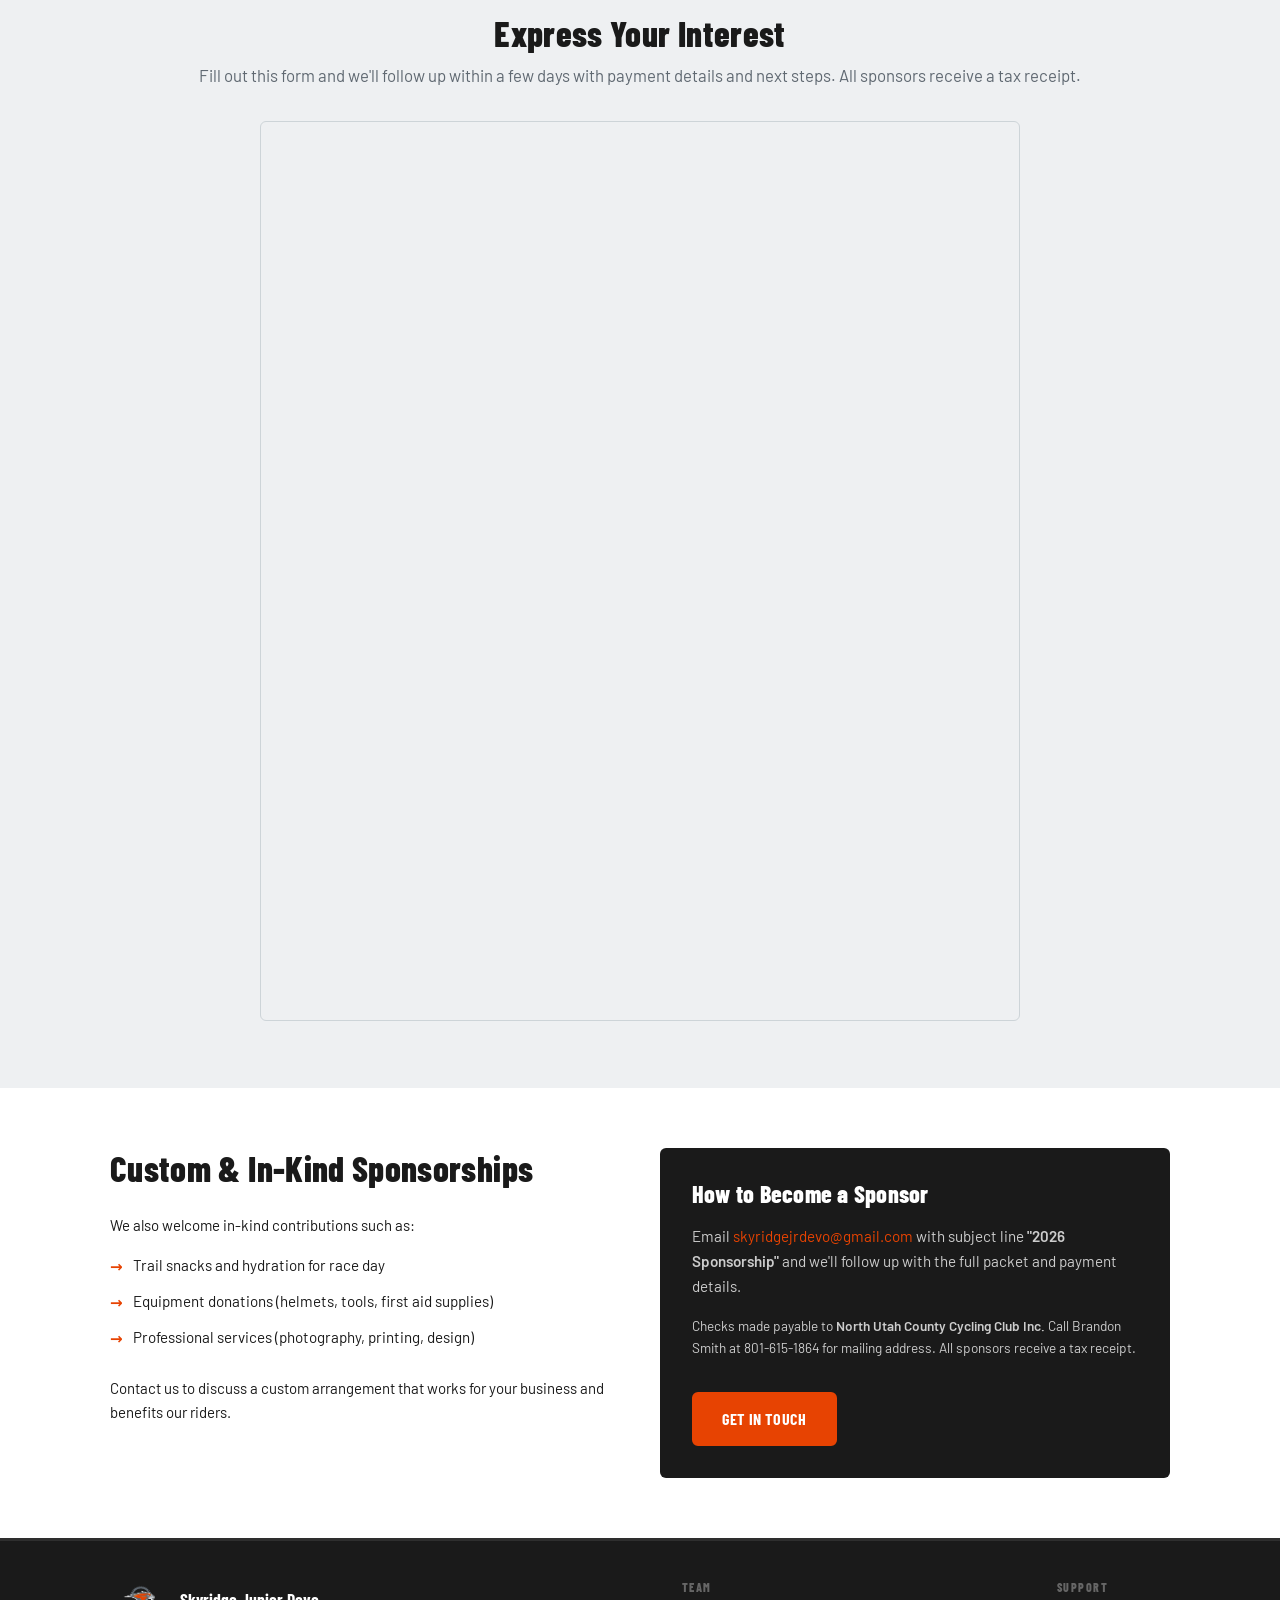
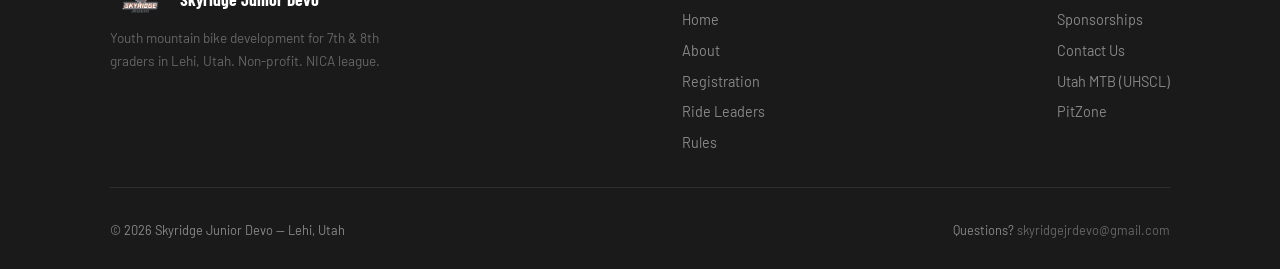
<file: sponsorships.html>
<!DOCTYPE html>
<html lang="en">
<head>
  <meta charset="UTF-8">
  <meta name="viewport" content="width=device-width, initial-scale=1.0">
  <title>Sponsorships — Skyridge Junior Devo</title>
  <meta name="description" content="Support Skyridge Junior Devo. Sponsorship opportunities for local businesses — five tiers from $250 to $5,000+.">
  <link rel="icon" type="image/png" href="/assets/images/skyridge_jr_devo_falcon.png">
  <link rel="stylesheet" href="/css/style.css">
</head>
<body>

<div id="site-nav"></div>

<!-- PAGE HERO -->
<section class="page-hero">
  <div class="container">
    <h1>Support Skyridge Junior Devo</h1>
    <p>Help us put more kids on bikes. Your sponsorship directly funds league registration, equipment,
    and race experiences for youth mountain bike athletes in our community.</p>
    <div class="hero-actions mt-24">
      <a href="#sponsor-form" class="btn btn-primary">Become a Sponsor</a>
    </div>
  </div>
</section>

<!-- SPONSORS -->
<section class="section section--gray">
  <div class="container">
    <div class="section-title text-center">
      <h2>Our Sponsors</h2>
      <p>Thank you to the businesses who support our riders.</p>
    </div>

    <!-- title sponsors -->
    <p class="sponsor-section-label">Title Sponsors</p>
    <div class="sponsor-grid sponsor-grid--title">
      <div class="sponsor-slot sponsor-slot--hero">
        <img src="/assets/images/sponsors/current-sponsors/indrivanilla.jpg" alt="IndriVanilla">
      </div>
      <div class="sponsor-slot sponsor-slot--hero">
        <img src="/assets/images/sponsors/current-sponsors/jones-mechanical.jpg" alt="Jones Mechanical">
      </div>
      <div class="sponsor-slot sponsor-slot--hero">
        <img src="/assets/images/sponsors/current-sponsors/hyper-threads.png" alt="Hyper Threads">
      </div>
      <div class="sponsor-slot sponsor-slot--hero sponsor-slot--with-qr">
        <img class="sponsor-logo" src="/assets/images/sponsors/current-sponsors/bike-peddler.png" alt="Bike Peddler">
        <div class="sponsor-divider"></div>
        <div class="qr-stack">
          <div class="qr-item">
            <img src="/assets/images/qr/qr-code-shop.png" alt="Shop Bike Peddler">
            <span>Shop</span>
          </div>
          <div class="qr-item">
            <img src="/assets/images/qr/qr-code-insta.png" alt="Follow Bike Peddler on Instagram">
            <span>Instagram</span>
          </div>
        </div>
      </div>
    </div>

    <!-- supporting sponsors -->
    <p class="sponsor-section-label">Supporting Sponsors</p>
    <div class="sponsor-grid sponsor-grid--3col">
      <div class="sponsor-slot">
        <img src="/assets/images/sponsors/current-sponsors/bodyguardz.png" alt="BodyGuardz">
      </div>
      <div class="sponsor-slot">
        <img src="/assets/images/sponsors/current-sponsors/lawn-doctor.jpg" alt="Lawn Doctor">
      </div>
      <div class="sponsor-slot">
        <img src="/assets/images/sponsors/current-sponsors/nest-steps.jpg" alt="Nest STEPS">
      </div>
    </div>

    <!-- support cta -->
    <div class="sponsor-cta">
      <p class="sponsor-cta__heading">Support the people who support us</p>
      <p class="sponsor-cta__body">When you shop at Bike Peddler, use IndriVanilla, or work with our sponsors, you're directly helping fund junior devo racing in our community.</p>
    </div>

    <!-- past sponsors -->
    <p class="sponsor-section-label">Thank You to Our Past Sponsors</p>
    <div class="sponsor-grid sponsor-grid--center-last">
      <div class="sponsor-slot">
        <img src="/assets/images/sponsors/prior-sponsors/fortress-wealth.png" alt="Fortress Wealth Architects">
      </div>
      <div class="sponsor-slot">
        <img src="/assets/images/sponsors/prior-sponsors/jt-electric.png" alt="JT Electric">
      </div>
      <div class="sponsor-slot">
        <img src="/assets/images/sponsors/prior-sponsors/dr-horton.png" alt="D.R. Horton">
      </div>
      <div class="sponsor-slot">
        <img src="/assets/images/sponsors/prior-sponsors/PEAKPlasticSurgery-FullLogo-Pantone541U.jpg" alt="PEAK Plastic Surgery">
      </div>
      <div class="sponsor-slot">
        <img src="/assets/images/sponsors/prior-sponsors/z-wick.png" alt="Zwick Construction">
      </div>
      <div class="sponsor-slot">
        <img src="/assets/images/sponsors/prior-sponsors/max Connect Sponsor Logo.png" alt="Max Connect Digital">
      </div>
    </div>
  </div>
</section>

<!-- WHY SPONSOR -->
<section class="section">
  <div class="container">
    <div class="two-col wide-left">
      <div>
        <h2 class="mb-24">Why Sponsor Us?</h2>
        <p>Skyridge Junior Devo is a <strong>501(c)(3) nonprofit</strong> — your sponsorship is
        tax-deductible. Make checks payable to <strong>North Utah County Cycling Club Inc.</strong>
        Contact Brandon Smith at 801-615-1864 for mailing address.</p>
        <p>We serve 7th and 8th grade students from across the Lehi area. Our team is entirely
        volunteer-coached, so every dollar goes directly toward the team.</p>

        <h3 class="mt-32 mb-16">What Your Sponsorship Funds</h3>
        <ul class="icon-list">
          <li>NICA league registration and race fees</li>
          <li>Team equipment and supplies</li>
          <li>Certified coach training and background checks</li>
          <li>Extra activities and experiences throughout the season</li>
          <li>Financial assistance for riders who need it</li>
        </ul>

        <div class="highlight-box mt-32">
          <strong>Have a rider on the team?</strong> We'll discount your team fees <strong>$50 for every $250 donated</strong>.
        </div>
      </div>
      <div>
        <div class="card text-center" style="padding:32px 24px;">
          <div class="big-stat">501(c)(3)</div>
          <p class="text-muted mt-16">Tax-deductible donations.<br>All sponsors receive a tax receipt.</p>
        </div>
      </div>
    </div>
  </div>
</section>

<!-- TIERS -->
<section class="section section--gray">
  <div class="container">
    <div class="section-title text-center">
      <h2>Sponsorship Levels</h2>
      <p>Levels shown are from our current sponsorship packet and may be updated for 2026 — contact us to confirm.</p>
    </div>
    <div style="display:flex; flex-direction:column; gap:24px; max-width:820px; margin:0 auto;">

      <div class="tier-card large-corporate">
        <div class="tier-label large-corporate">Large Corporate Sponsor</div>
        <div class="tier-price">$5,000+</div>
        <ul>
          <li>First 3 sponsors get <strong>prominent jersey placement</strong> — deadline May 1st</li>
          <li>First 3 sponsors get a <strong>large logo on the team trailer</strong></li>
          <li>Largest logo on sponsor banner, website, and t-shirts</li>
          <li>Recognition at all team events</li>
          <li>Large, signed team appreciation photo</li>
          <li>3 team polos or hats (hats available while supplies last)</li>
        </ul>
      </div>

      <div class="tier-card corporate">
        <div class="tier-label corporate">Corporate Sponsor</div>
        <div class="tier-price">$2,500</div>
        <ul>
          <li>First 6 sponsors get <strong>placement on team jersey</strong> — deadline May 1st</li>
          <li>Large logo on sponsor banner, website, and t-shirts</li>
          <li>Large, signed team appreciation photo</li>
          <li>2 team polos or hats (hats available while supplies last)</li>
        </ul>
      </div>

      <div class="tier-card platinum">
        <div class="tier-label platinum">Platinum Sponsor</div>
        <div class="tier-price">$1,500</div>
        <ul>
          <li>Logo on sponsor banner, website, and t-shirt</li>
          <li>Large, signed team appreciation photo</li>
          <li>2 team polos or hats (hats available while supplies last)</li>
        </ul>
      </div>

      <div class="tier-card orange-tier">
        <div class="tier-label orange-tier">Orange Sponsor</div>
        <div class="tier-price">$500</div>
        <ul>
          <li>Logo on sponsor banner, website, and t-shirt</li>
          <li>Signed team picture</li>
          <li>1 team polo or hat (hats available while supplies last)</li>
        </ul>
      </div>

      <div class="tier-card grey-tier">
        <div class="tier-label grey-tier">Grey Sponsor</div>
        <div class="tier-price">$250</div>
        <ul>
          <li>Logo on sponsor banner and website</li>
          <li>Signed team picture</li>
        </ul>
      </div>

    </div>
  </div>
</section>

<!-- SPONSORSHIP PACKET -->
<section class="section">
  <div class="container text-center">
    <h2 class="mb-16">Sponsorship Packet</h2>
    <p class="mb-24">Read through our full 2026 sponsorship packet to learn about tiers, benefits, and deadlines.</p>
    <a href="https://docs.google.com/document/d/1vu4BQ4s320aVbVGYKGRMu6tDEsGmjebS/edit"
       target="_blank" rel="noopener" class="btn btn-outline-dark">
      View Sponsorship Packet
    </a>
  </div>
</section>

<!-- SPONSORSHIP FORM -->
<section id="sponsor-form" class="section section--gray">
  <div class="container">
    <div class="section-title text-center mb-32">
      <h2>Express Your Interest</h2>
      <p>Fill out this form and we'll follow up within a few days with payment details and next steps.
         All sponsors receive a tax receipt.</p>
    </div>
    <div style="max-width:760px; margin:0 auto;">
      <iframe
        src="https://docs.google.com/forms/d/e/1FAIpQLSftsOLSOgs14wqoYi8UuP6e-oYwvXQIhcxO1rDP2xJnu9GvUw/viewform?embedded=true"
        width="100%"
        height="900"
        frameborder="0"
        marginheight="0"
        marginwidth="0"
        style="border:1px solid var(--light-border); border-radius:var(--radius);"
        title="Skyridge Junior Devo Sponsorship Interest Form"
        loading="lazy">
        Loading form&hellip;
      </iframe>
    </div>
  </div>
</section>

<!-- IN-KIND + CONTACT -->
<section class="section">
  <div class="container">
    <div class="two-col">
      <div>
        <h2 class="mb-24">Custom &amp; In-Kind Sponsorships</h2>
        <p>We also welcome in-kind contributions such as:</p>
        <ul class="icon-list mt-16">
          <li>Trail snacks and hydration for race day</li>
          <li>Equipment donations (helmets, tools, first aid supplies)</li>
          <li>Professional services (photography, printing, design)</li>
        </ul>
        <p class="mt-24">Contact us to discuss a custom arrangement that works for your business
        and benefits our riders.</p>
      </div>
      <div class="contact-box">
        <h3>How to Become a Sponsor</h3>
        <p>Email <a href="mailto:skyridgejrdevo@gmail.com?subject=2026%20Sponsorship">skyridgejrdevo@gmail.com</a>
        with subject line <strong>"2026 Sponsorship"</strong> and we'll follow up with the full packet and payment details.</p>
        <p class="mt-16" style="font-size:0.85rem;">Checks made payable to <strong>North Utah County Cycling Club Inc.</strong>
        Call Brandon Smith at 801-615-1864 for mailing address. All sponsors receive a tax receipt.</p>
        <a href="mailto:skyridgejrdevo@gmail.com?subject=2026%20Sponsorship" class="btn btn-primary mt-24">Get in Touch</a>
      </div>
    </div>
  </div>
</section>

<div id="site-footer"></div>

<script src="/scripts/components.js"></script>
</body>
</html>
</file>
<file: css/style.css>
/* =========================================================
   Skyridge Junior Devo — style.css
   Mobile-first, no frameworks, no build step
   ========================================================= */

/* ----- Google Fonts ----- */
@import url('https://fonts.googleapis.com/css2?family=Barlow+Condensed:wght@400;600;700;800&family=Barlow:wght@400;500;600&display=swap');

/* ----- Custom Properties ----- */
:root {
  /* --- Skyridge Brand Colors (Style Guide) --- */
  --orange: #E74302;           /* SKYRIDGE (Burnt) Orange — primary */
  --orange-secondary: #f68026; /* Orange — secondary brand */
  --orange-dark: #c43202;      /* Darker orange for hover/active states */
  --steel-grey: #606972;       /* Steel Grey */
  --graphite-grey: #344d5a;    /* Graphite Grey */
  --gray: #cdd4d8;             /* Gray */

  /* --- UI / Layout Colors --- */
  --dark: #1a1a1a;
  --dark-2: #242424;
  --dark-3: #2e2e2e;
  --mid: #606972;              /* mapped to Steel Grey */
  --light-border: #cdd4d8;     /* mapped to brand Gray */
  --text-dark: #1a1a1a;
  --text-muted: #606972;       /* mapped to Steel Grey */
  --text-light: #ffffff;
  --white: #ffffff;
  --gray-section: #eef0f2;     /* light tint of brand Gray */
  --nav-height: 64px;
  --max-width: 1100px;
  --radius: 6px;
  --shadow: 0 2px 12px rgba(0,0,0,0.12);
}

/* ----- Reset ----- */
*, *::before, *::after { box-sizing: border-box; margin: 0; padding: 0; }
html { scroll-behavior: smooth; }
body {
  font-family: 'Barlow', system-ui, sans-serif;
  font-size: 15px;
  line-height: 1.65;
  color: var(--text-dark);
  background: var(--white);
}
img { display: block; max-width: 100%; }
a { color: var(--orange); text-decoration: none; }
a:hover { text-decoration: underline; }
ul { list-style: none; }

/* ----- Typography ----- */
h1, h2, h3, h4 {
  font-family: 'Barlow Condensed', sans-serif;
  font-weight: 800;
  line-height: 1.15;
  letter-spacing: 0.01em;
}
h1 { font-size: clamp(2.2rem, 5vw, 3.4rem); }
h2 { font-size: clamp(1.6rem, 3.5vw, 2.2rem); }
h3 { font-size: clamp(1.2rem, 2.5vw, 1.5rem); }
h4 { font-size: 1.1rem; }
p { margin-bottom: 1em; }
p:last-child { margin-bottom: 0; }
strong { font-weight: 600; }

/* ----- Layout Utilities ----- */
.container {
  width: 100%;
  max-width: var(--max-width);
  margin: 0 auto;
  padding: 0 20px;
}
.section {
  padding: 60px 0;
}
.section--dark {
  background: var(--dark);
  color: var(--text-light);
}
.section--dark h2, .section--dark h3 { color: var(--white); }
.section--gray {
  background: var(--gray-section);
}
.section-title {
  margin-bottom: 36px;
}
.section-title h2 { margin-bottom: 8px; }
.section-title p { color: var(--text-muted); font-size: 1.05rem; }
.section--dark .section-title p { color: #aaa; }

/* ----- NAV ----- */
#site-nav {
  position: sticky;
  top: 0;
  z-index: 100;
  background: var(--dark);
  border-bottom: 3px solid var(--orange);
}
.nav-inner {
  display: flex;
  align-items: center;
  justify-content: space-between;
  height: var(--nav-height);
  padding: 0 20px;
  max-width: var(--max-width);
  margin: 0 auto;
}
.nav-logo {
  display: flex;
  align-items: center;
  gap: 10px;
  text-decoration: none;
}
.nav-logo img {
  height: 40px;
  width: auto;
}
.nav-logo span {
  font-family: 'Barlow Condensed', sans-serif;
  font-weight: 700;
  font-size: 1.25rem;
  color: var(--orange);
  letter-spacing: 0.05em;
  text-transform: uppercase;
  line-height: 1.2;
}
.nav-logo span em {
  display: block;
  font-style: normal;
  font-weight: 400;
  font-size: 0.75rem;
  color: var(--orange);
  letter-spacing: 0.08em;
  text-transform: uppercase;
}
.nav-links {
  display: none;
  gap: 4px;
}
.nav-links a {
  color: #999;
  font-size: 0.82rem;
  font-weight: 500;
  letter-spacing: 0.08em;
  text-transform: uppercase;
  padding: 6px 10px;
  border-radius: var(--radius);
  transition: color 0.15s, background 0.15s;
  text-decoration: none;
}
.nav-links a:hover {
  color: var(--white);
  background: rgba(231,67,2,0.12);
}
.nav-links a.active {
  color: var(--white);
  font-weight: 700;
  background: transparent;
}
.nav-links a.nav-cta {
  background: var(--orange);
  color: #ffffff;
  font-weight: 600;
}
.nav-links a.nav-cta:hover {
  background: var(--orange-dark);
}
.nav-toggle {
  display: flex;
  flex-direction: column;
  gap: 5px;
  background: none;
  border: none;
  cursor: pointer;
  padding: 8px;
}
.nav-toggle span {
  display: block;
  width: 24px;
  height: 2px;
  background: var(--white);
  border-radius: 2px;
  transition: transform 0.2s, opacity 0.2s;
}
.nav-toggle.open span:nth-child(1) { transform: translateY(7px) rotate(45deg); }
.nav-toggle.open span:nth-child(2) { opacity: 0; }
.nav-toggle.open span:nth-child(3) { transform: translateY(-7px) rotate(-45deg); }

/* Mobile menu */
.nav-mobile {
  display: none;
  flex-direction: column;
  background: var(--dark-2);
  padding: 12px 20px 20px;
}
.nav-mobile.open { display: flex; }
.nav-mobile a {
  color: #ccc;
  padding: 10px 0;
  font-size: 1rem;
  font-weight: 500;
  border-bottom: 1px solid var(--dark-3);
  text-decoration: none;
}
.nav-mobile a:last-child { border-bottom: none; }
.nav-mobile a:hover, .nav-mobile a.active { color: var(--orange); }

@media (min-width: 768px) {
  .nav-links { display: flex; }
  .nav-toggle { display: none; }
  .nav-mobile { display: none !important; }
  .nav-logo {
    padding-right: 24px;
    border-right: 1px solid rgba(255,255,255,0.1);
    margin-right: 8px;
  }
}

/* ----- HERO ----- */
.hero {
  background: var(--dark);
  color: var(--white);
  padding: 80px 0 72px;
  position: relative;
  overflow: hidden;
}
.hero::before {
  content: '';
  position: absolute;
  inset: 0;
  background: linear-gradient(135deg, rgba(231,67,2,0.08) 0%, transparent 60%);
  pointer-events: none;
}
.hero-inner {
  position: relative;
  z-index: 1;
  display: flex;
  align-items: center;
  gap: 48px;
}
.hero-content { flex: 1; min-width: 0; }
.hero-logo-box {
  display: none;
  flex-shrink: 0;
  width: 480px;
  border: 1px solid rgba(255,255,255,0.1);
  border-top: 3px solid var(--orange);
  border-radius: 14px;
  background: rgba(255,255,255,0.03);
  padding: 40px 36px 28px;
}
.hero-logo-box img { width: 100%; height: auto; display: block; }
.hero-chant {
  margin-top: 20px;
  text-align: center;
  font-family: 'Barlow Condensed', sans-serif;
  font-weight: 700;
  text-transform: uppercase;
  letter-spacing: 0.05em;
  line-height: 1.4;
}
.hero-chant p {
  font-size: 1rem;
  color: rgba(255,255,255,0.55);
  margin: 0 0 4px;
}
.hero-chant p span {
  color: #fff;
}
.hero-chant-finale {
  font-size: 1.35rem !important;
  color: var(--orange) !important;
  letter-spacing: 0.12em;
  margin-top: 8px !important;
}
@media (min-width: 900px) {
  .hero-logo-box { display: block; }
}
@media (min-width: 1100px) {
  .hero-logo-box { width: 560px; }
}
.hero-eyebrow {
  display: inline-block;
  font-family: 'Barlow Condensed', sans-serif;
  font-weight: 700;
  font-size: 0.8rem;
  letter-spacing: 0.15em;
  text-transform: uppercase;
  color: var(--orange);
  margin-bottom: 16px;
}
.hero h1 { color: var(--white); margin-bottom: 20px; }
.hero p {
  font-size: clamp(1rem, 2vw, 1.2rem);
  color: #ccc;
  max-width: 620px;
  margin-bottom: 0;
}
.hero-actions {
  display: flex;
  flex-wrap: wrap;
  gap: 12px;
  margin-top: 32px;
}

/* ----- BUTTONS ----- */
.btn {
  display: inline-block;
  font-family: 'Barlow Condensed', sans-serif;
  font-weight: 700;
  font-size: 1rem;
  letter-spacing: 0.04em;
  text-transform: uppercase;
  padding: 12px 28px;
  border-radius: var(--radius);
  border: 2px solid transparent;
  cursor: pointer;
  transition: background 0.15s, color 0.15s, border-color 0.15s;
  text-decoration: none;
  white-space: nowrap;
}
.btn-primary {
  background: var(--orange);
  color: #ffffff;
  border-color: var(--orange);
}
.btn-primary:hover {
  background: var(--orange-dark);
  border-color: var(--orange-dark);
  text-decoration: none;
}
.btn-outline {
  background: transparent;
  color: #ffffff;
  border-color: rgba(255,255,255,0.4);
}
.btn-outline:hover {
  border-color: #ffffff;
  background: rgba(255,255,255,0.07);
  text-decoration: none;
}
.btn-outline-dark {
  background: transparent;
  color: var(--orange);
  border-color: var(--orange);
}
.btn-outline-dark:hover {
  background: var(--orange);
  color: #ffffff;
  text-decoration: none;
}

/* ----- CARDS ----- */
.card-grid {
  display: grid;
  grid-template-columns: 1fr;
  gap: 24px;
}
@media (min-width: 600px) {
  .card-grid--2 { grid-template-columns: repeat(2, 1fr); }
}
@media (min-width: 768px) {
  .card-grid--3 { grid-template-columns: repeat(3, 1fr); }
  .card-grid--4 { grid-template-columns: repeat(2, 1fr); }
}
@media (min-width: 1024px) {
  .card-grid--4 { grid-template-columns: repeat(4, 1fr); }
}
.card {
  background: var(--white);
  border: 1px solid var(--light-border);
  border-radius: var(--radius);
  padding: 28px 24px;
  box-shadow: var(--shadow);
}
.card--dark {
  background: var(--dark-2);
  border-color: var(--dark-3);
  color: var(--text-light);
}
.card--dark h3 { color: var(--white); }
.card-icon {
  font-size: 2rem;
  margin-bottom: 12px;
}
.card h3 { margin-bottom: 10px; }
.card p { color: var(--text-muted); font-size: 0.95rem; }
.card--dark p { color: #aaa; }

/* Sponsor tier cards */
.tier-card {
  border-radius: var(--radius);
  padding: 32px 28px;
  border: 2px solid var(--light-border);
}
.tier-card.large-corporate {
  border-color: #c9a227;
  background: #fffcf2;
}
.tier-card.corporate {
  border-color: #8a8a8a;
  background: #f9f9f9;
}
.tier-card.platinum {
  border-color: #9b9b9b;
  background: #f4f4f4;
}
.tier-card.orange-tier {
  border-color: var(--orange);
  background: rgba(231,67,2,0.06);
}
.tier-card.grey-tier {
  border-color: #bbb;
  background: #f7f7f7;
}
.tier-label {
  font-family: 'Barlow Condensed', sans-serif;
  font-weight: 800;
  font-size: 0.75rem;
  letter-spacing: 0.15em;
  text-transform: uppercase;
  margin-bottom: 4px;
}
.tier-label.large-corporate { color: #c9a227; }
.tier-label.corporate { color: #666; }
.tier-label.platinum { color: #777; }
.tier-label.orange-tier { color: var(--orange); }
.tier-label.grey-tier { color: #888; }
.tier-price {
  font-family: 'Barlow Condensed', sans-serif;
  font-weight: 700;
  font-size: 2rem;
  margin-bottom: 16px;
}
.tier-card ul {
  list-style: disc;
  padding-left: 20px;
}
.tier-card li { margin-bottom: 6px; font-size: 0.95rem; }

/* Coach cards */
.coach-grid {
  display: grid;
  grid-template-columns: 1fr;
  gap: 20px;
}
@media (min-width: 560px) { .coach-grid { grid-template-columns: repeat(2, 1fr); } }
@media (min-width: 900px) { .coach-grid { grid-template-columns: repeat(3, 1fr); } }
.coach-card {
  background: var(--white);
  border: 1px solid var(--light-border);
  border-radius: var(--radius);
  padding: 24px;
  box-shadow: var(--shadow);
}
.coach-name {
  font-family: 'Barlow Condensed', sans-serif;
  font-weight: 700;
  font-size: 1.3rem;
  margin-bottom: 4px;
}
.coach-role {
  font-size: 0.85rem;
  font-weight: 600;
  text-transform: uppercase;
  letter-spacing: 0.06em;
  color: var(--orange);
  margin-bottom: 12px;
}
.coach-contact { font-size: 0.9rem; color: var(--text-muted); line-height: 1.7; }
.coach-contact a { color: var(--orange); }

/* Certification level cards */
.cert-card {
  border-left: 4px solid var(--orange);
  background: rgba(231,67,2,0.04);
  border-radius: 0 var(--radius) var(--radius) 0;
  padding: 24px 24px 24px 20px;
}
.cert-level {
  font-size: 0.75rem;
  font-weight: 700;
  letter-spacing: 0.12em;
  text-transform: uppercase;
  color: var(--orange);
  margin-bottom: 4px;
}
.cert-card h3 { margin-bottom: 10px; }
.cert-card ul { list-style: disc; padding-left: 20px; margin-top: 10px; }
.cert-card li { font-size: 0.95rem; margin-bottom: 4px; color: var(--text-muted); }

/* ----- SEASON DATA ----- */
.season-snapshot {
  display: grid;
  grid-template-columns: 1fr;
  gap: 20px;
  margin-top: 8px;
}
@media (min-width: 600px) {
  .season-snapshot { grid-template-columns: repeat(2, 1fr); }
}
.snapshot-card {
  background: rgba(231,67,2,0.07);
  border: 1px solid rgba(231,67,2,0.25);
  border-radius: var(--radius);
  padding: 20px 22px;
}
.snapshot-label {
  font-family: 'Barlow Condensed', sans-serif;
  font-weight: 700;
  font-size: 0.75rem;
  letter-spacing: 0.12em;
  text-transform: uppercase;
  color: var(--orange);
  margin-bottom: 8px;
}

/* Race schedule table */
.race-schedule-table {
  width: 100%;
  border-collapse: collapse;
  font-size: 0.95rem;
}
.race-schedule-table th {
  text-align: left;
  padding: 10px 12px;
  font-family: 'Barlow Condensed', sans-serif;
  font-weight: 700;
  font-size: 0.8rem;
  letter-spacing: 0.08em;
  text-transform: uppercase;
  background: var(--dark-3);
  color: var(--orange);
  border-bottom: 2px solid var(--orange);
}
.race-schedule-table td {
  padding: 10px 12px;
  border-bottom: 1px solid var(--dark-3);
  color: var(--text-light);
}
.race-schedule-table tr:last-child td { border-bottom: none; }
.race-schedule-table tr:hover td { background: rgba(255,255,255,0.03); }

/* Light mode table (About, Registration pages) */
.table-wrap .race-schedule-table th {
  background: var(--dark);
  color: var(--orange);
}
.table-wrap .race-schedule-table td { color: var(--text-dark); }
.table-wrap .race-schedule-table td,
.table-wrap .race-schedule-table th { border-color: var(--light-border); }
.table-wrap .race-schedule-table tr:hover td { background: #fafafa; }

/* Key dates grid — pill cards matching snapshot-card style */
.key-dates-grid {
  display: grid;
  grid-template-columns: 1fr;
  gap: 20px;
  margin-top: 8px;
}
@media (min-width: 600px) {
  .key-dates-grid { grid-template-columns: repeat(2, 1fr); }
}
.key-date-card {
  background: rgba(231,67,2,0.07);
  border: 1px solid rgba(231,67,2,0.25);
  border-radius: var(--radius);
  padding: 24px 28px;
  line-height: 1.5;
  color: var(--text-light);
}
.key-date-label {
  font-family: 'Barlow Condensed', sans-serif;
  font-weight: 700;
  font-size: 0.75rem;
  letter-spacing: 0.08em;
  text-transform: uppercase;
  color: var(--brand);
  margin-bottom: 8px;
}
.key-date-date {
  font-size: 1.15rem;
  font-weight: 700;
  color: #ffffff;
  margin-bottom: 4px;
}
.key-date-detail { color: #aaa; font-size: 0.9rem; }

/* Practice time note */
.practice-time { color: var(--text-light); font-size: 0.95rem; }

/* Practice location note */
.practice-location { color: #aaa; font-size: 0.9rem; }

/* ----- FEES TABLE ----- */
.fees-table {
  width: 100%;
  border-collapse: collapse;
  font-size: 0.95rem;
}
.fees-table th {
  text-align: left;
  padding: 10px 14px;
  background: var(--dark);
  color: var(--orange);
  font-family: 'Barlow Condensed', sans-serif;
  font-size: 0.8rem;
  letter-spacing: 0.08em;
  text-transform: uppercase;
}
.fees-table td {
  padding: 10px 14px;
  border-bottom: 1px solid var(--light-border);
}
.fees-table tr:last-child td {
  border-bottom: none;
  font-weight: 600;
}
.fees-table-wrap {
  overflow-x: auto;
  border-radius: var(--radius);
  border: 1px solid var(--light-border);
  box-shadow: var(--shadow);
}

/* ----- FORM ----- */
.form-grid {
  display: grid;
  grid-template-columns: 1fr;
  gap: 18px;
}
@media (min-width: 600px) {
  .form-grid { grid-template-columns: repeat(2, 1fr); }
  .form-grid .full-width { grid-column: 1 / -1; }
}
.form-group {
  display: flex;
  flex-direction: column;
  gap: 6px;
}
.form-group label {
  font-size: 0.85rem;
  font-weight: 600;
  color: var(--text-dark);
}
.form-group input,
.form-group select,
.form-group textarea {
  padding: 10px 14px;
  font-size: 1rem;
  font-family: inherit;
  border: 1.5px solid var(--light-border);
  border-radius: var(--radius);
  background: var(--white);
  color: var(--text-dark);
  transition: border-color 0.15s;
  width: 100%;
}
.form-group input:focus,
.form-group select:focus,
.form-group textarea:focus {
  outline: none;
  border-color: var(--orange);
}
.form-group textarea { resize: vertical; min-height: 100px; }
.form-group.checkbox-group {
  flex-direction: row;
  align-items: flex-start;
  gap: 10px;
}
.form-group.checkbox-group input {
  width: auto;
  margin-top: 3px;
  flex-shrink: 0;
}
.form-group.checkbox-group label { font-size: 0.95rem; font-weight: 400; }
.form-required { color: var(--orange); }
.form-submit-wrap { margin-top: 8px; }

/* Netlify success message */
.form-success {
  background: #edfaed;
  border: 1px solid #72c772;
  border-radius: var(--radius);
  padding: 20px 24px;
  color: #1e6e1e;
  display: none;
}

/* ----- STEPS ----- */
.steps-list {
  display: flex;
  flex-direction: column;
  gap: 20px;
  counter-reset: steps;
}
.step-item {
  display: flex;
  gap: 18px;
  align-items: flex-start;
}
.step-num {
  flex-shrink: 0;
  width: 36px;
  height: 36px;
  background: var(--orange);
  color: #ffffff;
  border-radius: 50%;
  display: flex;
  align-items: center;
  justify-content: center;
  font-family: 'Barlow Condensed', sans-serif;
  font-weight: 700;
  font-size: 1rem;
}
.step-content h4 { margin-bottom: 4px; }
.step-content p, .step-content ul { font-size: 0.95rem; color: var(--text-muted); }
.step-content ul { list-style: disc; padding-left: 20px; margin-top: 6px; }
.step-content li { margin-bottom: 4px; }

/* ----- FAQ ----- */
.faq-list { display: flex; flex-direction: column; gap: 0; }
.faq-item {
  border-bottom: 1px solid var(--light-border);
  padding: 20px 0;
}
.faq-item:first-child { border-top: 1px solid var(--light-border); }
.faq-q {
  font-weight: 600;
  font-size: 1rem;
  margin-bottom: 8px;
  color: var(--text-dark);
}
.faq-a { font-size: 0.95rem; color: var(--text-muted); }

/* ----- MOTTO CALLOUT ----- */
.motto-grid {
  display: grid;
  grid-template-columns: 1fr;
  gap: 24px;
}
@media (min-width: 768px) {
  .motto-grid { grid-template-columns: repeat(3, 1fr); }
}
.motto-block {
  padding: 28px;
  border-top: 4px solid var(--orange);
  background: var(--dark-2);
  border-radius: 0 0 var(--radius) var(--radius);
}
.motto-word {
  font-family: 'Barlow Condensed', sans-serif;
  font-weight: 800;
  font-size: 2rem;
  color: var(--orange);
  margin-bottom: 12px;
}
.motto-block p { color: #bbb; font-size: 0.95rem; }

/* ----- RATIO CALLOUT ----- */
.ratio-callout {
  background: rgba(231,67,2,0.08);
  border: 2px solid rgba(231,67,2,0.3);
  border-radius: var(--radius);
  padding: 28px 32px;
  text-align: center;
}
.ratio-callout .ratio-num {
  font-family: 'Barlow Condensed', sans-serif;
  font-weight: 800;
  font-size: 3.5rem;
  color: var(--orange);
  line-height: 1;
  margin-bottom: 8px;
}
.ratio-callout p { color: var(--text-muted); max-width: 500px; margin: 0 auto; }

/* ----- NICA LINKS ----- */
.nica-links {
  display: flex;
  flex-wrap: wrap;
  gap: 12px;
  margin-top: 8px;
}
.nica-link-btn {
  display: inline-flex;
  align-items: center;
  gap: 6px;
  padding: 10px 18px;
  border: 1.5px solid var(--light-border);
  border-radius: var(--radius);
  font-size: 0.9rem;
  font-weight: 500;
  color: var(--text-dark);
  text-decoration: none;
  transition: border-color 0.15s, color 0.15s;
}
.nica-link-btn:hover {
  border-color: var(--orange);
  color: var(--orange);
  text-decoration: none;
}

/* ----- GENERAL CONTACT BOX ----- */
.contact-box {
  background: var(--dark);
  color: var(--text-light);
  border-radius: var(--radius);
  padding: 32px;
}
.contact-box h3 { color: var(--white); margin-bottom: 16px; }
.contact-box p { color: #ccc; font-size: 0.95rem; margin-bottom: 8px; }
.contact-box a:not(.btn) { color: var(--orange); }

/* ----- HIGHLIGHT BOX ----- */
.highlight-box {
  background: rgba(231,67,2,0.08);
  border-left: 4px solid var(--orange);
  border-radius: 0 var(--radius) var(--radius) 0;
  padding: 16px 20px;
  font-size: 0.95rem;
  color: var(--text-muted);
  margin: 16px 0;
}
.highlight-box strong { color: var(--text-dark); }

/* ----- QR CODES ----- */
.qr-row {
  display: flex;
  justify-content: center;
  gap: 24px;
  margin-bottom: 40px;
  flex-wrap: wrap;
}
.qr-card {
  display: flex;
  flex-direction: column;
  align-items: center;
  gap: 8px;
}
.qr-card img {
  width: 130px;
  height: 130px;
  object-fit: contain;
  border-radius: var(--radius);
  border: 1px solid var(--light-border);
  background: #fff;
  padding: 6px;
}
.qr-label {
  font-family: 'Barlow Condensed', sans-serif;
  font-size: 0.75rem;
  font-weight: 700;
  letter-spacing: 0.08em;
  text-transform: uppercase;
  color: var(--text-muted);
  text-align: center;
}

/* ----- SPONSOR GRID ----- */
.sponsor-grid {
  display: grid;
  grid-template-columns: repeat(2, 1fr);
  gap: 20px;
  align-items: center;
}
@media (min-width: 560px) { .sponsor-grid { grid-template-columns: repeat(3, 1fr); } }
@media (min-width: 900px) { .sponsor-grid { grid-template-columns: repeat(4, 1fr); } }
.sponsor-slot {
  aspect-ratio: 3 / 2;
  background: #ffffff;
  border: 1px solid var(--light-border);
  border-radius: var(--radius);
  display: flex;
  align-items: center;
  justify-content: center;
  padding: 16px;
}
.sponsor-slot img {
  max-width: 100%;
  max-height: 100%;
  object-fit: contain;
  display: block;
}
.sponsor-featured-wrap {
  display: flex;
  flex-wrap: wrap;
  gap: 20px;
  justify-content: center;
  align-items: center;
  margin-bottom: 40px;
}
.sponsor-slot--hero {
  width: min(320px, 100%);
  aspect-ratio: 3 / 2;
  background: #ffffff;
  border: 2px solid var(--orange);
  border-radius: var(--radius);
  display: flex;
  align-items: center;
  justify-content: center;
  padding: 24px 32px;
}
.sponsor-slot--hero img {
  max-width: 100%;
  max-height: 100%;
  object-fit: contain;
  display: block;
}
.sponsor-featured-wrap .sponsor-slot {
  width: min(220px, 100%);
}
.sponsor-section-label {
  font-size: 0.8rem;
  font-weight: 700;
  letter-spacing: 0.1em;
  text-transform: uppercase;
  color: var(--orange);
  text-align: center;
  margin-bottom: 16px;
}

/* Title sponsor grid — 2 equal columns, collapses to 1 on mobile */
.sponsor-grid--title {
  grid-template-columns: repeat(2, 1fr);
  margin-bottom: 20px;
}
@media (max-width: 559px) { .sponsor-grid--title { grid-template-columns: 1fr; } }
.sponsor-grid--title .sponsor-slot--hero {
  width: 100%;
}

/* Supporting sponsors — always 3-col, collapses to 1 on mobile */
.sponsor-grid--3col { grid-template-columns: repeat(3, 1fr); }
@media (max-width: 559px) { .sponsor-grid--3col { grid-template-columns: 1fr; } }

/* Past sponsors — flex wrap so partial last row is centered */
.sponsor-grid--center-last {
  display: flex;
  flex-wrap: wrap;
  justify-content: center;
}
.sponsor-grid--center-last .sponsor-slot { flex: 0 0 calc(25% - 15px); }
@media (max-width: 899px) {
  .sponsor-grid--center-last .sponsor-slot { flex-basis: calc(33.33% - 14px); }
}
@media (max-width: 559px) {
  .sponsor-grid--center-last .sponsor-slot { flex-basis: calc(50% - 10px); }
}

/* Bike Peddler slot: logo left, QR codes stacked right */
.sponsor-slot--with-qr {
  display: flex;
  align-items: center;
  justify-content: space-between;
  gap: 12px;
  padding: 12px 16px;
}
.sponsor-slot--with-qr .sponsor-logo {
  flex: 1;
  min-width: 0;
  max-width: 100%;
  max-height: 100%;
  object-fit: contain;
}
.sponsor-divider {
  width: 1px;
  background: var(--light-border);
  align-self: stretch;
  flex-shrink: 0;
}
.qr-stack {
  display: flex;
  flex-direction: column;
  gap: 8px;
  align-items: center;
  flex-shrink: 0;
}
.qr-item {
  display: flex;
  flex-direction: column;
  align-items: center;
  gap: 2px;
}
.qr-item img {
  width: 48px;
  height: 48px;
  object-fit: contain;
  background: #fff;
  border: 1px solid var(--light-border);
  border-radius: 3px;
  padding: 2px;
}
.qr-item span {
  font-family: 'Barlow Condensed', sans-serif;
  font-size: 0.6rem;
  font-weight: 700;
  text-transform: uppercase;
  letter-spacing: 0.05em;
  color: var(--text-muted);
}

/* Support our sponsors CTA */
.sponsor-cta {
  border-left: 3px solid var(--orange);
  background: var(--dark-2);
  padding: 16px 20px;
  margin: 24px 0;
  border-radius: 0 var(--radius) var(--radius) 0;
}
.sponsor-cta__heading {
  font-weight: 600;
  margin-bottom: 4px;
  color: var(--text-light);
}
.sponsor-cta__body {
  color: var(--text-muted);
  font-size: 0.9rem;
  line-height: 1.5;
  margin: 0;
}

/* Hero "Presented by" sponsor line */
.hero__presented-by {
  font-size: 0.75rem;
  font-family: 'Barlow Condensed', sans-serif;
  font-weight: 700;
  text-transform: uppercase;
  letter-spacing: 0.1em;
  color: var(--orange);
  margin-top: 12px;
  margin-bottom: 0;
}

/* ----- FOOTER ----- */
#site-footer {
  background: var(--dark);
  color: #888;
  padding: 40px 0 28px;
  border-top: 3px solid var(--dark-3);
}
.footer-inner {
  max-width: var(--max-width);
  margin: 0 auto;
  padding: 0 20px;
}
.footer-top {
  display: flex;
  flex-wrap: wrap;
  gap: 32px;
  justify-content: space-between;
  margin-bottom: 32px;
  padding-bottom: 32px;
  border-bottom: 1px solid var(--dark-3);
}
.footer-brand .footer-logo {
  display: flex;
  align-items: center;
  gap: 10px;
  margin-bottom: 10px;
  text-decoration: none;
}
.footer-brand .footer-logo img { height: 36px; width: auto; }
.footer-brand .footer-logo span {
  font-family: 'Barlow Condensed', sans-serif;
  font-weight: 700;
  font-size: 1.1rem;
  color: var(--white);
}
.footer-brand p { font-size: 0.85rem; color: #666; max-width: 280px; }
.footer-nav-col h4 {
  font-family: 'Barlow Condensed', sans-serif;
  font-size: 0.75rem;
  letter-spacing: 0.12em;
  text-transform: uppercase;
  color: #666;
  margin-bottom: 12px;
}
.footer-nav-col ul { display: flex; flex-direction: column; gap: 6px; }
.footer-nav-col a {
  font-size: 0.9rem;
  color: #888;
  text-decoration: none;
}
.footer-nav-col a:hover { color: var(--orange); }
.footer-bottom {
  display: flex;
  flex-wrap: wrap;
  gap: 8px;
  justify-content: space-between;
  align-items: center;
  font-size: 0.8rem;
}
.footer-bottom a { color: #666; }
.footer-bottom a:hover { color: var(--orange); }

/* ----- MISC UTILITIES ----- */
.text-orange { color: var(--orange); }
.text-muted { color: var(--text-muted); }
.text-center { text-align: center; }
.mt-8 { margin-top: 8px; }
.mt-16 { margin-top: 16px; }
.mt-24 { margin-top: 24px; }
.mt-32 { margin-top: 32px; }
.mb-24 { margin-bottom: 24px; }
.mb-32 { margin-bottom: 32px; }

/* Page hero variant (inner pages — smaller than home) */
.page-hero {
  background: var(--dark);
  color: var(--white);
  padding: 52px 0 48px;
  border-bottom: 3px solid var(--orange);
}
.page-hero h1 { color: var(--white); margin-bottom: 12px; }
.page-hero p { color: #aaa; font-size: 1.05rem; max-width: 640px; }

/* Two-col layout */
.two-col {
  display: grid;
  grid-template-columns: 1fr;
  gap: 40px;
}
@media (min-width: 768px) {
  .two-col { grid-template-columns: 1fr 1fr; }
  .two-col.wide-left { grid-template-columns: 2fr 1fr; }
}

/* Overflow-x scroll for tables on small screens */
.table-scroll { overflow-x: auto; }

/* Big stat / callout number */
.big-stat {
  font-family: 'Barlow Condensed', sans-serif;
  font-weight: 800;
  font-size: 3rem;
  color: var(--orange);
  line-height: 1;
}

/* Inline icon list */
.icon-list { display: flex; flex-direction: column; gap: 10px; }
.icon-list li {
  display: flex;
  gap: 10px;
  align-items: flex-start;
  font-size: 0.95rem;
}
.icon-list li::before {
  content: '→';
  color: var(--orange);
  font-weight: 700;
  flex-shrink: 0;
  margin-top: 1px;
}

/* Divider */
.divider { border: none; border-top: 1px solid var(--light-border); margin: 40px 0; }
.divider--dark { border-top-color: var(--dark-3); }

/* Responsive video embed */
.video-wrap {
  position: relative;
  width: 100%;
  padding-bottom: 56.25%; /* 16:9 */
  height: 0;
  overflow: hidden;
  border-radius: var(--radius);
}
.video-wrap iframe {
  position: absolute;
  top: 0; left: 0;
  width: 100%;
  height: 100%;
  border: 0;
}
.video-label {
  font-family: 'Barlow Condensed', sans-serif;
  font-size: 0.75rem;
  font-weight: 700;
  letter-spacing: 0.12em;
  text-transform: uppercase;
  color: var(--orange);
  margin-bottom: 10px;
}
</file>
